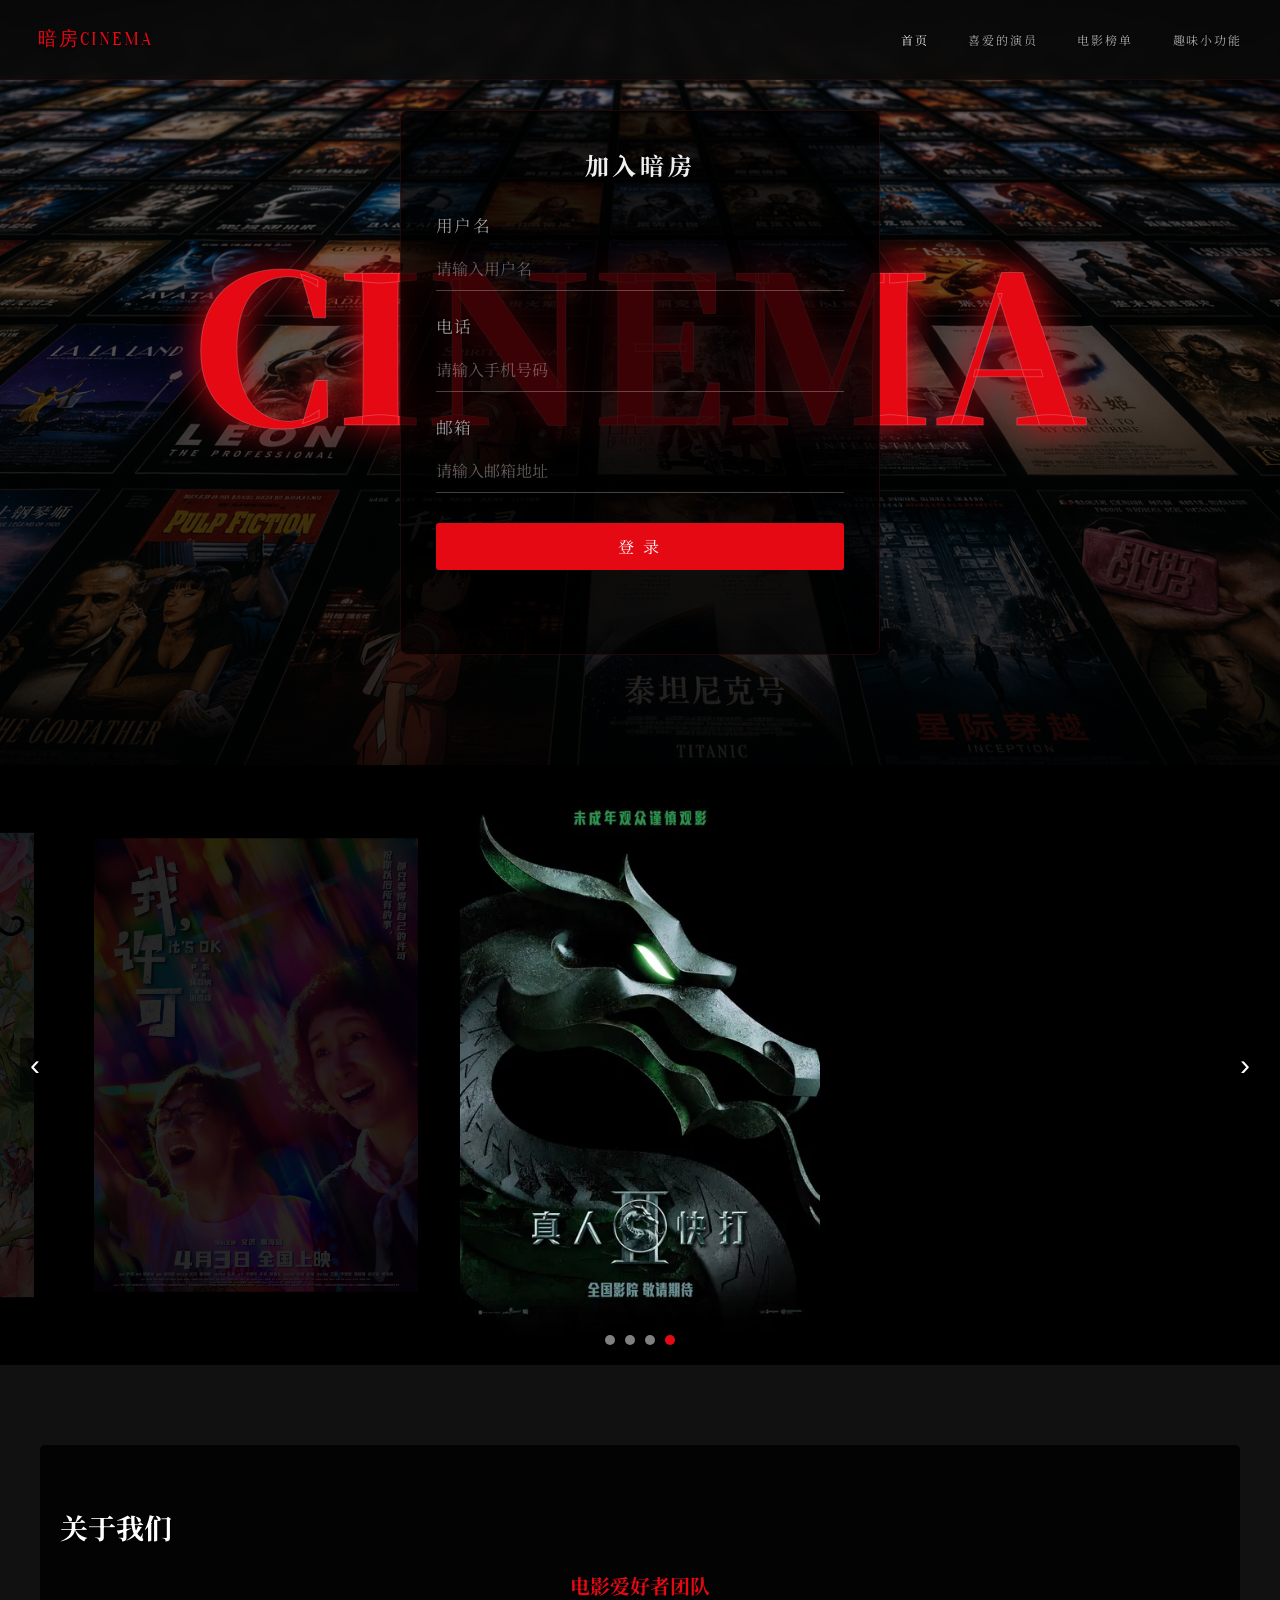
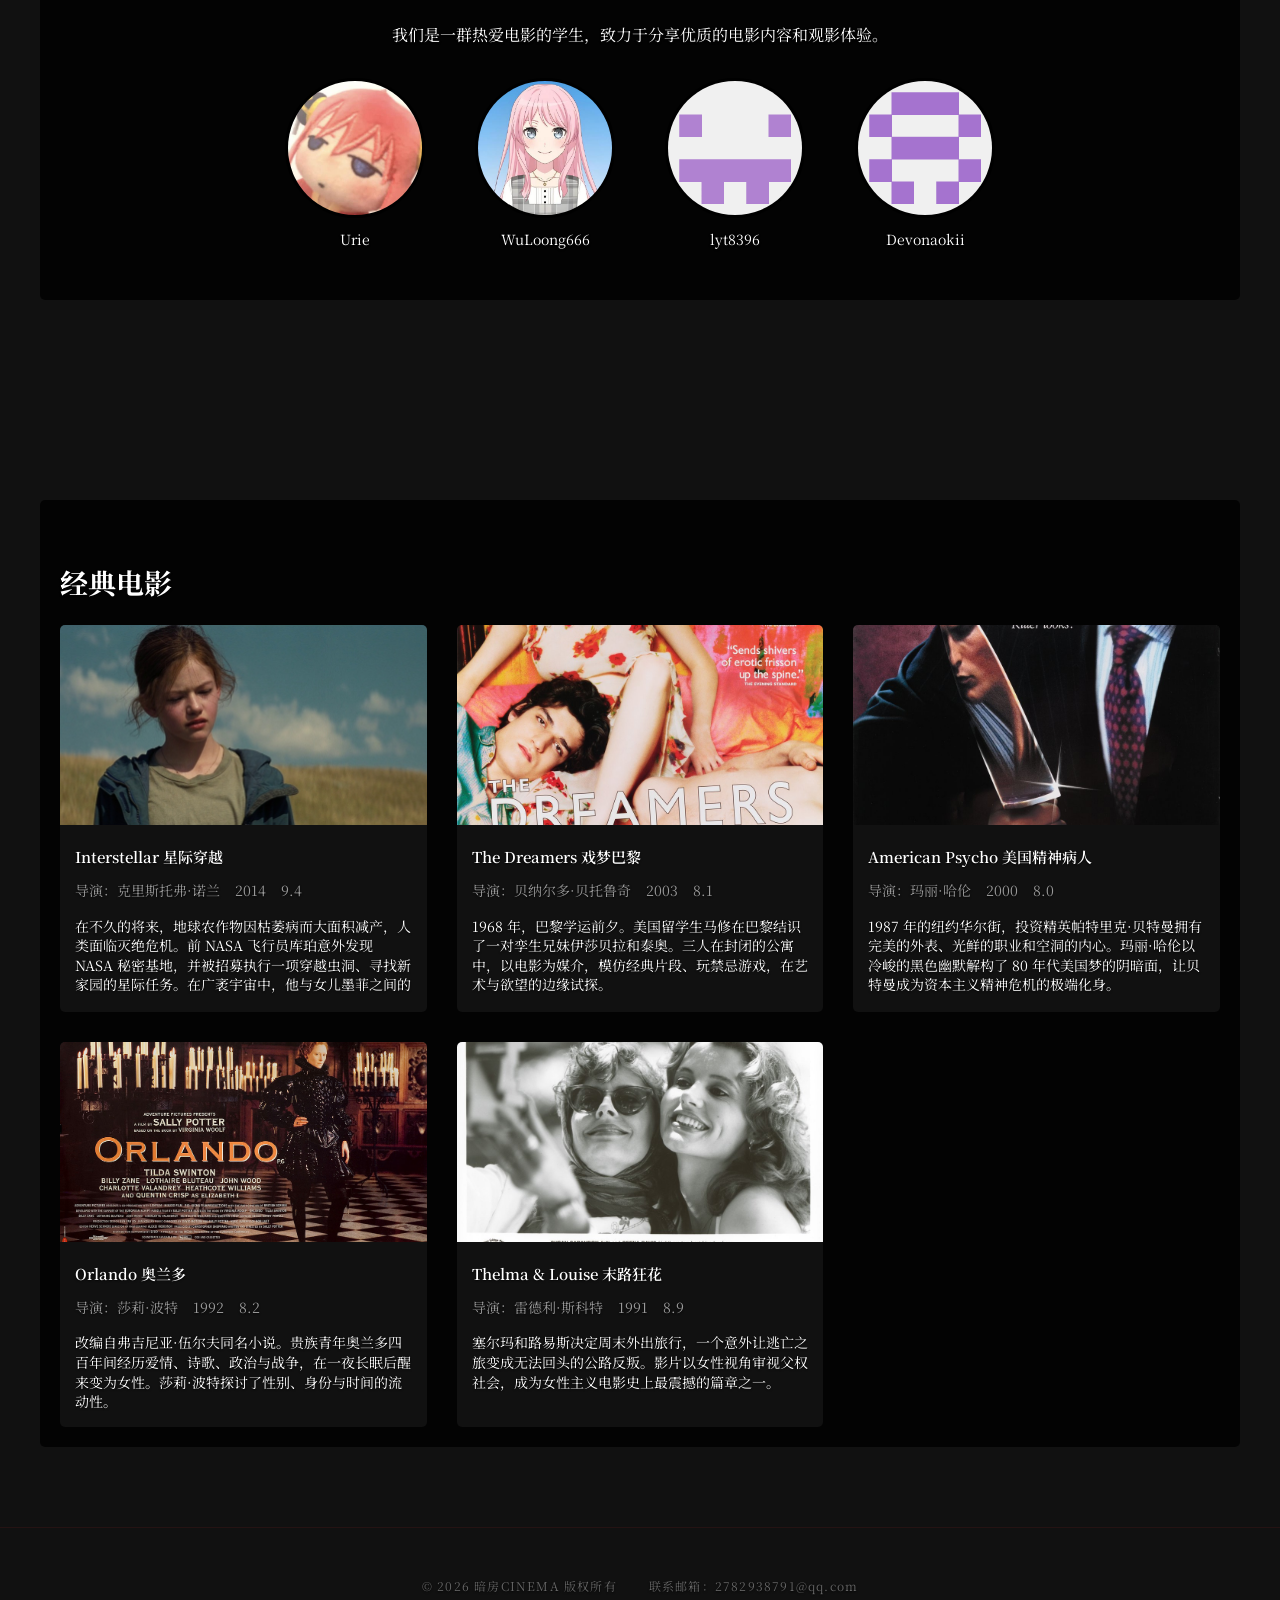
<file: pages/index.html>
<!doctype html>
<html lang="zh-CN">
  <head>
    <meta charset="UTF-8" />
    <meta name="viewport" content="width=device-width, initial-scale=1.0" />
    <title>暗房CINEMA - 首页</title>
    <link rel="stylesheet" href="../css/style.css" />
  </head>
  <body>
    <!-- 头部导航 -->
        <nav id="detailNav">
      <a href="index.html" class="site-logo">暗房CINEMA</a>
      <span id="userGreeting"></span>
      <ul class="nav-links">
            <li class="active"><a href="index.html">首页</a></li>
            <li><a href="actors.html">喜爱的演员</a></li>
            <li><a href="movie-rankings.html">电影榜单</a></li>
            <li><a href="test.html">趣味小功能</a></li>
            <li id="logoutItem" style="display:none"><a href="#" id="logoutBtn">退出</a></li>
      </ul>
    </nav>

    <!-- 登录 -->
    <section class="login-section">
      <canvas id="loginArt"></canvas>
      <div class="login-container">
        <h2 class="login-title">加入暗房</h2>
        <form class="login-form" id="loginForm">
          <div class="form-group">
            <label for="username">用户名</label>
            <input type="text" id="username" name="username" placeholder="请输入用户名" />
          </div>
          <div class="form-group">
            <label for="phone">电话</label>
            <input type="tel" id="phone" name="phone" placeholder="请输入手机号码" />
          </div>
          <div class="form-group">
            <label for="email">邮箱</label>
            <input type="email" id="email" name="email" placeholder="请输入邮箱地址" />
          </div>
          <button type="submit" class="login-btn">登 录</button>
          <p class="login-message" id="loginMessage"></p>
        </form>
      </div>
    </section>

    <!-- 轮播图 -->
    <section class="carousel">
      <div class="carousel-container">
        <div class="carousel-slides">
          <div class="carousel-slide active">
            <img src="../images/carousel1.webp" alt="电影推荐" />
          </div>
          <div class="carousel-slide">
            <img src="../images/carousel2.webp" alt="电影推荐" />
          </div>
          <div class="carousel-slide">
            <img src="../images/carousel3.webp" alt="电影推荐" />
          </div>
          <div class="carousel-slide">
            <img src="../images/carousel4.webp" alt="电影推荐" />
          </div>
        </div>
        <button class="carousel-prev">‹</button>
        <button class="carousel-next">›</button>
        <div class="carousel-indicators">
          <button class="indicator active" data-index="0"></button>
          <button class="indicator" data-index="1"></button>
          <button class="indicator" data-index="2"></button>
          <button class="indicator" data-index="3"></button>
        </div>
      </div>
    </section>

    <!-- 小组介绍 -->
    <section class="team-section">
      <div class="container">
        <h2 class="section-title">关于我们</h2>
        <div class="team-info">
          <h3 class="team-name">电影爱好者团队</h3>
          <p class="team-description">
            我们是一群热爱电影的学生，致力于分享优质的电影内容和观影体验。
          </p>
          <div class="team-members">
            <div class="member">
              <img src="../images/developer/Urie.jpg" alt="Urie" class="member-avatar" />
              <span class="member-name">Urie</span>
            </div>
            <div class="member">
              <img src="../images/developer/WuLoong666.jpg" alt="WuLoong666" class="member-avatar" />
              <span class="member-name">WuLoong666</span>
            </div>
            <div class="member">
              <img src="../images/developer/lyt8396.png" alt="lyt8396" class="member-avatar" />
              <span class="member-name">lyt8396</span>
            </div>
            <div class="member">
              <img src="../images/developer/Devonaokii.png" alt="Devonaokii" class="member-avatar" />
              <span class="member-name">Devonaokii</span>
            </div>
          </div>
        </div>
      </div>
    </section>

    <!-- 经典电影 -->
    <section class="classic-movies-section">
      <div class="container">
        <h2 class="section-title">经典电影</h2>
        <div class="movies-container">
          <div
            class="movie-card"
            onclick="location.href = 'detail-classic.html?id=interstellar'"
            style="cursor: pointer"
          >
            <img
              src="../images/电影截图/星际穿越/04 (504).jpg"
              alt="星际穿越海报"
            />
            <div class="movie-info">
              <h3 class="movie-title">Interstellar 星际穿越</h3>
              <div class="movie-meta">
                <span class="director">导演：克里斯托弗·诺兰</span>
                <span class="year">2014</span>
                <span class="rating">9.4</span>
              </div>
              <div class="movie-description">
                <p class="description-text">
                  在不久的将来，地球农作物因枯萎病而大面积减产，人类面临灭绝危机。前
                  NASA 飞行员库珀意外发现 NASA
                  秘密基地，并被招募执行一项穿越虫洞、寻找新家园的星际任务。在广袤宇宙中，他与女儿墨菲之间的爱成为跨越维度的唯一纽带。
                </p>
              </div>
            </div>
          </div>
          <div
            class="movie-card"
            onclick="location.href = 'detail-classic.html?id=dreamers'"
            style="cursor: pointer"
          >
            <img
              src="../images/电影截图/戏梦巴黎/戏梦巴黎-海报.jpg"
              alt="戏梦巴黎海报"
            />
            <div class="movie-info">
              <h3 class="movie-title">The Dreamers 戏梦巴黎</h3>
              <div class="movie-meta">
                <span class="director">导演：贝纳尔多·贝托鲁奇</span>
                <span class="year">2003</span>
                <span class="rating">8.1</span>
              </div>
              <div class="movie-description">
                <p class="description-text">
                  1968
                  年，巴黎学运前夕。美国留学生马修在巴黎结识了一对孪生兄妹伊莎贝拉和泰奥。三人在封闭的公寓中，以电影为媒介，模仿经典片段、玩禁忌游戏，在艺术与欲望的边缘试探。
                </p>
              </div>
            </div>
          </div>
          <div
            class="movie-card"
            onclick="location.href = 'detail-classic.html?id=americanpsycho'"
            style="cursor: pointer"
          >
            <img
              src="../images/电影截图/美国精神病人/美国精神病人-海报.jpg"
              alt="美国精神病人海报"
            />
            <div class="movie-info">
              <h3 class="movie-title">American Psycho 美国精神病人</h3>
              <div class="movie-meta">
                <span class="director">导演：玛丽·哈伦</span>
                <span class="year">2000</span>
                <span class="rating">8.0</span>
              </div>
              <div class="movie-description">
                <p class="description-text">
                  1987
                  年的纽约华尔街，投资精英帕特里克·贝特曼拥有完美的外表、光鲜的职业和空洞的内心。玛丽·哈伦以冷峻的黑色幽默解构了
                  80
                  年代美国梦的阴暗面，让贝特曼成为资本主义精神危机的极端化身。
                </p>
              </div>
            </div>
          </div>
          <div
            class="movie-card"
            onclick="location.href = 'detail-classic.html?id=orlando'"
            style="cursor: pointer"
          >
            <img
              src="../images/电影截图/奥兰多/奥兰多-电影海报.jpg"
              alt="奥兰多海报"
            />
            <div class="movie-info">
              <h3 class="movie-title">Orlando 奥兰多</h3>
              <div class="movie-meta">
                <span class="director">导演：莎莉·波特</span>
                <span class="year">1992</span>
                <span class="rating">8.2</span>
              </div>
              <div class="movie-description">
                <p class="description-text">
                  改编自弗吉尼亚·伍尔夫同名小说。贵族青年奥兰多四百年间经历爱情、诗歌、政治与战争，在一夜长眠后醒来变为女性。莎莉·波特探讨了性别、身份与时间的流动性。
                </p>
              </div>
            </div>
          </div>
          <div
            class="movie-card"
            onclick="location.href = 'detail-classic.html?id=thelma'"
            style="cursor: pointer"
          >
            <img
              src="../images/电影截图/末路狂花/末路狂花-海报.jpg"
              alt="末路狂花海报"
            />
            <div class="movie-info">
              <h3 class="movie-title">Thelma &amp; Louise 末路狂花</h3>
              <div class="movie-meta">
                <span class="director">导演：雷德利·斯科特</span>
                <span class="year">1991</span>
                <span class="rating">8.9</span>
              </div>
              <div class="movie-description">
                <p class="description-text">
                  塞尔玛和路易斯决定周末外出旅行，一个意外让逃亡之旅变成无法回头的公路反叛。影片以女性视角审视父权社会，成为女性主义电影史上最震撼的篇章之一。
                </p>
              </div>
            </div>
          </div>
        </div>
      </div>
    </section>

    <!-- 页脚 -->
        <footer>
      <div class="footer-content">
        <span>© 2026 暗房CINEMA 版权所有</span>
        <span>联系邮箱：2782938791@qq.com</span>
      </div>
    </footer>

    <script>
      (function () {
        "use strict";

        /* ---------- Canvas 红色艺术字 ---------- */
        const art = document.getElementById("loginArt");
        const ctx = art.getContext("2d");

        function drawArt() {
          const dpr = window.devicePixelRatio || 1;
          const rect = art.getBoundingClientRect();
          art.width = rect.width * dpr;
          art.height = rect.height * dpr;
          ctx.scale(dpr, dpr);
          ctx.clearRect(0, 0, rect.width, rect.height);

          const text = "CINEMA";
          let fontSize = rect.width * 0.22;
          ctx.font = '900 ' + fontSize + 'px "Noto Serif SC", sans-serif';
          ctx.textAlign = "center";
          ctx.textBaseline = "middle";

          let metrics = ctx.measureText(text);

          // 限制文字宽度不超过 canvas 宽度的 70%
          if (metrics.width > rect.width * 0.7) {
            fontSize = fontSize * (rect.width * 0.7 / metrics.width);
            ctx.font = '900 ' + fontSize + 'px "Noto Serif SC", sans-serif';
            metrics = ctx.measureText(text);
          }

          // 限制文字高度不超出 canvas（留 20% 边距）
          const textHeight = metrics.actualBoundingBoxAscent + metrics.actualBoundingBoxDescent;
          if (textHeight > rect.height * 0.8) {
            fontSize = fontSize * (rect.height * 0.8 / textHeight);
            ctx.font = '900 ' + fontSize + 'px "Noto Serif SC", sans-serif';
          }

          // 红色发光
          ctx.shadowColor = "#e50914";
          ctx.shadowBlur = 35;
          ctx.fillStyle = "#e50914";
          ctx.fillText(text, rect.width / 2, rect.height / 2);

          // 细白边增加层次
          ctx.shadowBlur = 0;
          ctx.strokeStyle = "rgba(255, 255, 255, 0.2)";
          ctx.lineWidth = 1;
          ctx.strokeText(text, rect.width / 2, rect.height / 2);
        }

        document.fonts.ready.then(drawArt);
        window.addEventListener("resize", drawArt);
        /* --------------------------------------- */

        const form = document.getElementById("loginForm");
        const msg = document.getElementById("loginMessage");

        function showMessage(text, type) {
          msg.textContent = text;
          msg.className = "login-message " + type;
        }

        form.addEventListener("submit", function (e) {
          e.preventDefault();
          const name = form.username.value.trim();
          const phone = form.phone.value.trim();
          const email = form.email.value.trim();

          if (name.length < 2 || name.length > 20) {
            showMessage("用户名需在 2-20 个字符之间", "error");
            return;
          }
          if (!/^1[3-9]\d{9}$/.test(phone)) {
            showMessage("请输入有效的 11 位手机号码", "error");
            return;
          }
          if (!/^[^\s@]+@[^\s@]+\.[^\s@]+$/.test(email)) {
            showMessage("请输入有效的邮箱地址", "error");
            return;
          }

          showMessage("验证通过！欢迎，" + name, "success");
          localStorage.setItem("cinemaUser", name);
          const loginSection = document.querySelector(".login-section");
          const loginContainer = document.querySelector(".login-container");
          if (loginSection) loginSection.style.minHeight = loginSection.offsetHeight + "px";
          if (loginContainer) loginContainer.style.display = "none";
          const logo = document.querySelector(".site-logo");
          const greet = document.getElementById("userGreeting");
          const logoutItem = document.getElementById("logoutItem");
          if (logo) logo.style.display = "none";
          if (greet) {
            greet.textContent = name + "，欢迎来到暗房";
            greet.style.display = "block";
          }
          if (logoutItem) logoutItem.style.display = "list-item";
          form.reset();
        });

        // 页面加载时检查登录状态
        (function () {
          const savedUser = localStorage.getItem("cinemaUser");
          if (savedUser) {
            const loginSection = document.querySelector(".login-section");
            const loginContainer = document.querySelector(".login-container");
            if (loginSection) loginSection.style.minHeight = loginSection.offsetHeight + "px";
            if (loginContainer) loginContainer.style.display = "none";
            const logo = document.querySelector(".site-logo");
            const greet = document.getElementById("userGreeting");
            const logoutItem = document.getElementById("logoutItem");
            if (logo) logo.style.display = "none";
            if (greet) {
              greet.textContent = savedUser + "，欢迎来到暗房";
              greet.style.display = "block";
            }
            if (logoutItem) logoutItem.style.display = "list-item";
          }
        })();

        // 退出登录
        document.getElementById("logoutBtn").addEventListener("click", function (e) {
          e.preventDefault();
          localStorage.removeItem("cinemaUser");
          window.location.reload();
        });
      })();
    </script>
    <script src="../js/script.js"></script>
  </body>
</html>
</file>
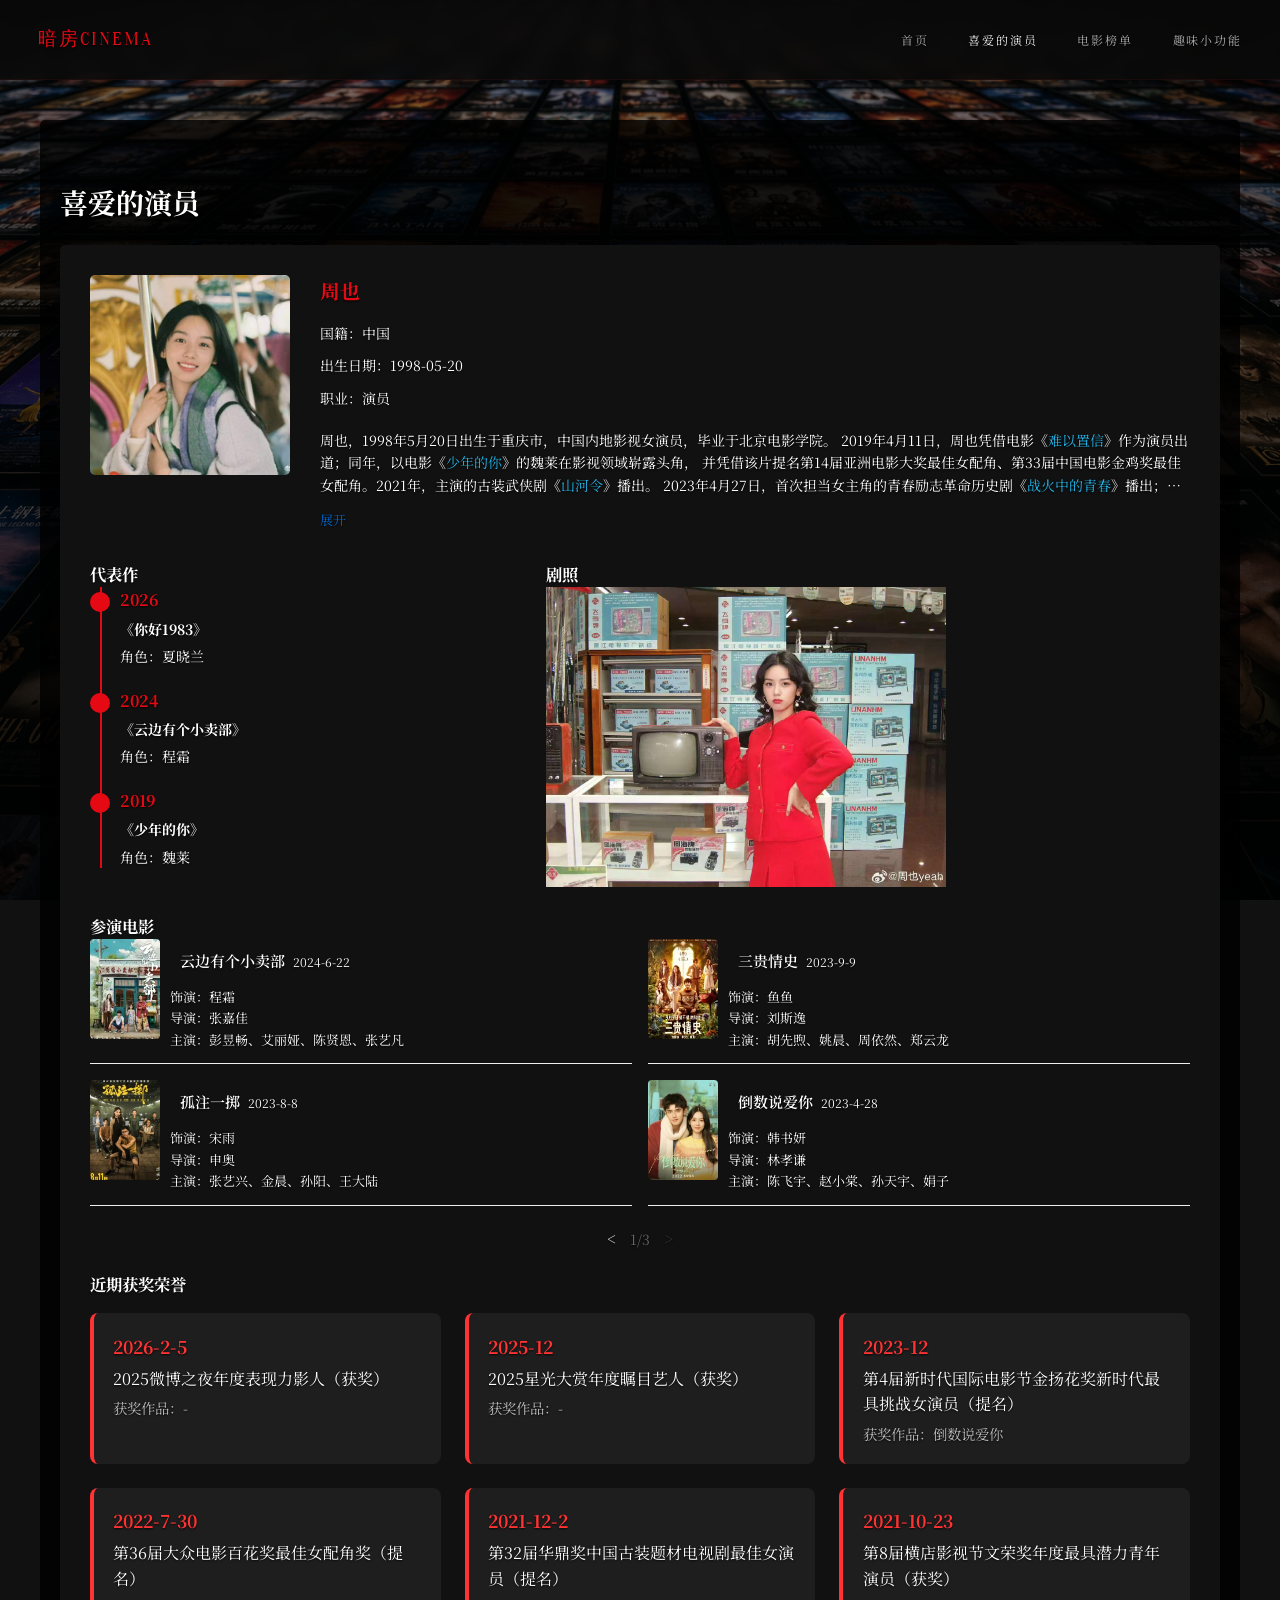
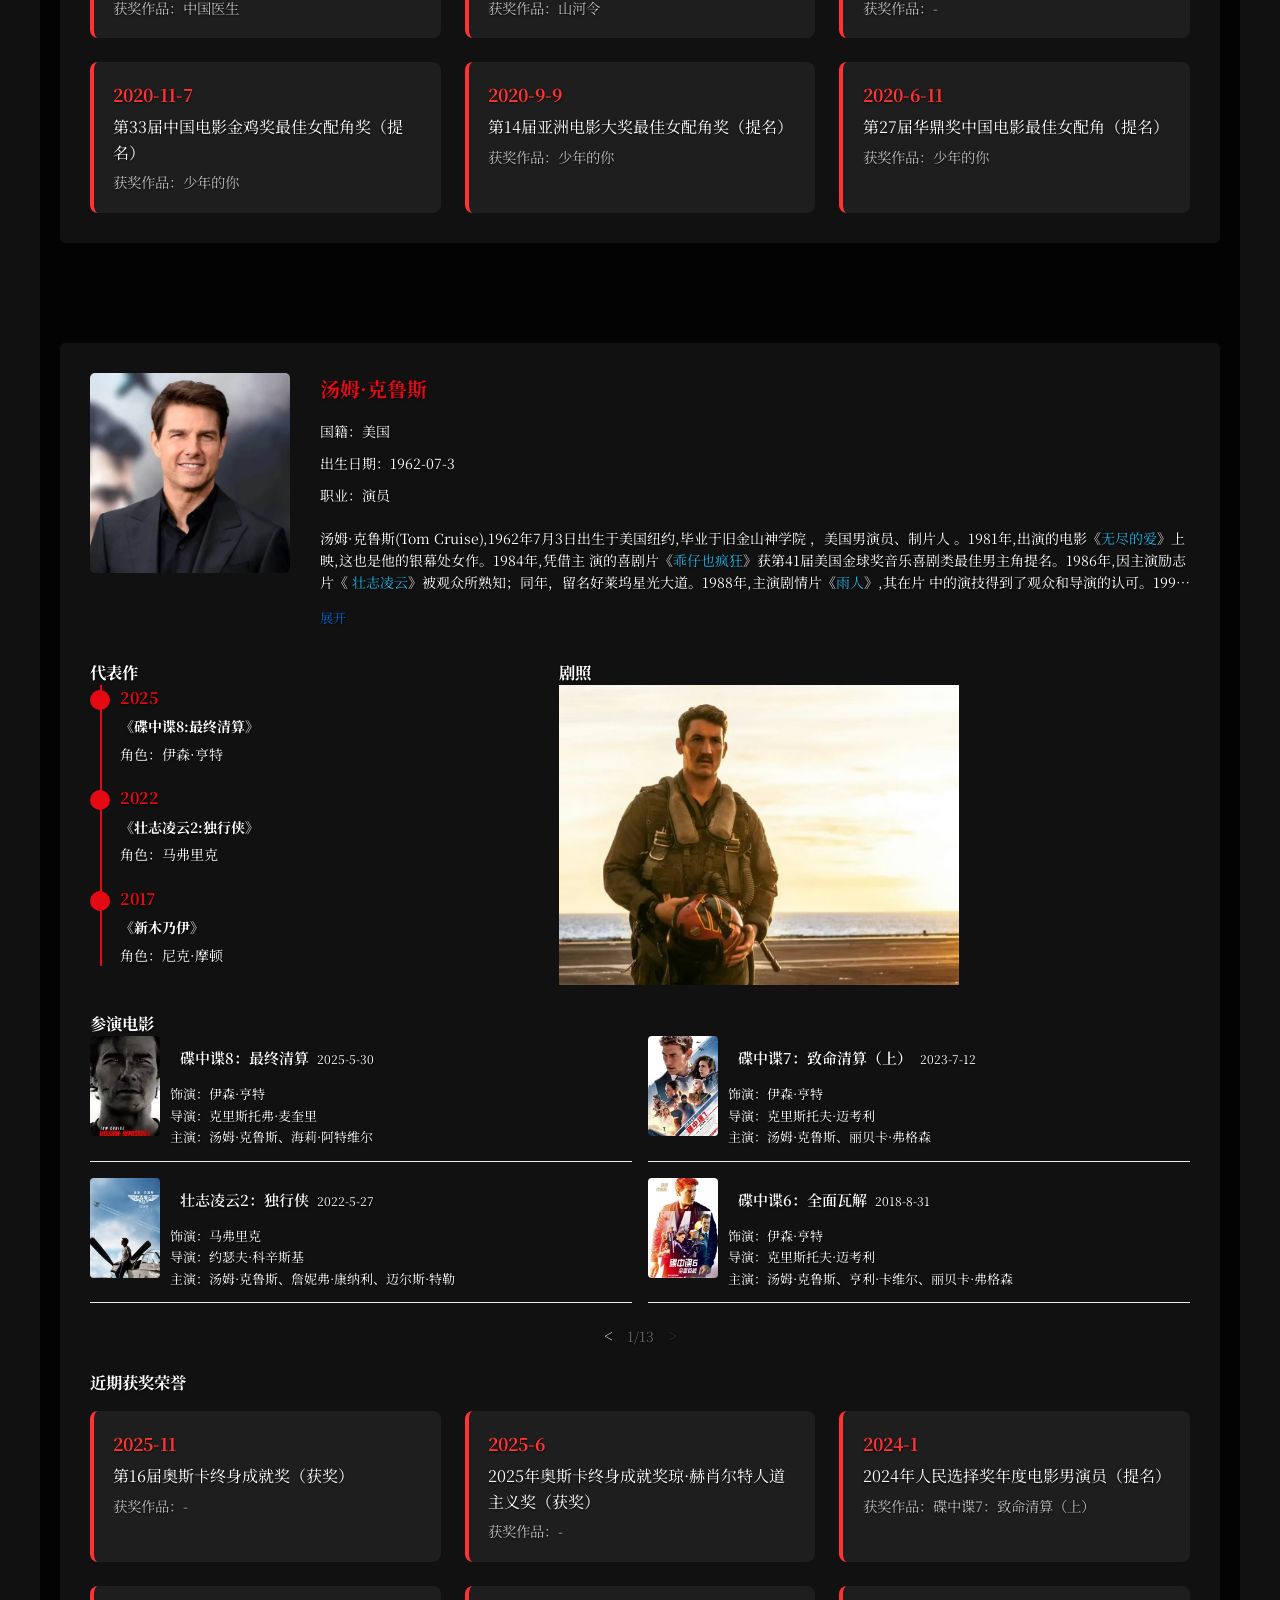
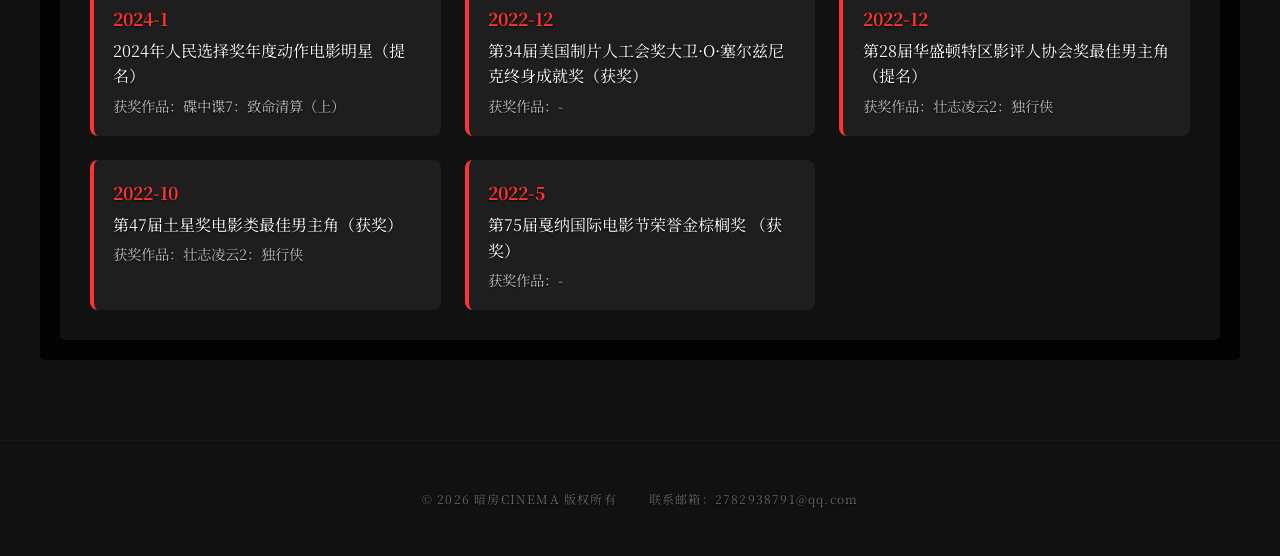
<file: pages/actors.html>
<!DOCTYPE html>
<html lang="zh-CN">
<head>
    <meta charset="UTF-8">
    <meta name="viewport" content="width=device-width, initial-scale=1.0">
    <title>暗房CINEMA - 喜爱的演员</title>
    <link rel="stylesheet" href="../css/style.css">
</head>
<body>
    <!-- 头部导航 -->
        <nav id="detailNav">
      <a href="index.html" class="site-logo">暗房CINEMA</a>
      <span id="userGreeting"></span>
      <ul class="nav-links">
            <li><a href="index.html">首页</a></li>
            <li class="active"><a href="actors.html">喜爱的演员</a></li>
            <li><a href="movie-rankings.html">电影榜单</a></li>
            <li><a href="test.html">趣味小功能</a></li>
            <li id="logoutItem" style="display:none"><a href="#" id="logoutBtn">退出</a></li>
      </ul>
    </nav>

    <!-- 喜爱的演员 -->
    <section class="actors-section">
        <div class="container">
            <h2 class="section-title">喜爱的演员</h2>
            <div class="actors-container">
                <div class="actor-profile">
                    <div class="actor-info">
                        <img src="../images/actors/actor1.jpg" alt="演员照片" class="actor-photo">
                        <div class="actor-details">
                            <h3 class="actor-name">周也</h3>
                            <p class="actor-nationality">国籍：中国</p>
                            <p class="actor-birthdate">出生日期：1998-05-20</p>
                            <p class="actor-occupation">职业：演员</p>
                            <div class="actor-bio">
                                <p class="bio-text">
                                周也，1998年5月20日出生于重庆市，中国内地影视女演员，毕业于北京电影学院。
                                2019年4月11日，周也凭借电影《<a href="https://baike.baidu.com/item/%E9%9A%BE%E4%BB%A5%E7%BD%AE%E4%BF%A1/2224992" target="_blank">难以置信</a>》作为演员出道；同年，以电影《<a href="https://baike.baidu.com/item/%E5%B0%91%E5%B9%B4%E7%9A%84%E4%BD%A0/22756846" target="_blank">少年的你</a>》的魏莱在影视领域崭露头角，
                                并凭借该片提名第14届亚洲电影大奖最佳女配角、第33届中国电影金鸡奖最佳女配角。2021年，主演的古装武侠剧《<a href="https://baike.baidu.com/item/%E5%B1%B1%E6%B2%B3%E4%BB%A4/56039041" target="_blank">山河令</a>》播出。
                                2023年4月27日，首次担当女主角的青春励志革命历史剧《<a href="https://baike.baidu.com/item/%E6%88%98%E7%81%AB%E4%B8%AD%E7%9A%84%E9%9D%92%E6%98%A5/62732306" target="_blank">战火中的青春</a>》播出；之后，由其主演的《<a href="https://baike.baidu.com/item/%E5%80%92%E6%95%B0%E8%AF%B4%E7%88%B1%E4%BD%A0/60810055" target="_blank">倒数说爱你</a>》《<a href="https://baike.baidu.com/item/%E6%8A%A4%E5%BF%83/54260981" target="_blank">护心</a>》《<a href="https://baike.baidu.com/item/%E4%B8%BA%E6%9C%89%E6%9A%97%E9%A6%99%E6%9D%A5/59428367" target="_blank">为有暗香来</a>》
                                《<a href="https://baike.baidu.com/item/%E5%BE%88%E6%83%B3%E5%BE%88%E6%83%B3%E4%BD%A0/57207001" target="_blank">很想很想你</a>》等多部影视作品播出。2024年3月1日，主演的都市爱情喜剧《<a href="https://baike.baidu.com/item/%E5%88%AB%E5%AF%B9%E6%88%91%E5%8A%A8%E5%BF%83/62647544" target="_blank">别对我动心</a>》播出；6月22日，主演的家庭剧情电影《<a href="https://baike.baidu.com/item/%E4%BA%91%E8%BE%B9%E6%9C%89%E4%B8%AA%E5%B0%8F%E5%8D%96%E9%83%A8/54199554?fromModule=lemma_inlink" target="_blank">云边有个小卖部</a>》上
                                映。2025年8月6日，领衔主演的古装言情剧《<a href="https://baike.baidu.com/item/%E9%94%A6%E6%9C%88%E5%A6%82%E6%AD%8C/63110860" target="_blank">锦月如歌</a>》播出；并拍摄有《<a href="https://baike.baidu.com/item/%E4%B8%80%E7%93%AF%E6%98%A5/58824721" target="_blank">一瓯春</a>》《<a href="https://baike.baidu.com/item/%E7%BA%A2%E8%88%9E%E9%9E%8B/65499925" target="_blank">红舞鞋</a>》等电视剧待播出。2026年3月17日，领衔主演祝东宁、
                                黄纯执导的时代励志剧《<a href="https://baike.baidu.com/item/%E4%BD%A0%E5%A5%BD1983/65142445" target="_blank">你好1983</a>》播出。
                                </p>
                                <span class="toggle-text">展开</span>
                            </div>
                            
                        </div>
                    </div>
                    <div class="actor-filmography">
                        <div>
                            <h3 class="filmography-title">代表作</h3>
                            <div class="timeline">
                                <div class="timeline-item">
                                    <div class="timeline-year">2026</div>
                                    <div class="timeline-content">
                                        <h5><a href="https://baike.baidu.com/item/%E4%BD%A0%E5%A5%BD1983/65142445?fromModule=lemma_inlink" target="_blank">《你好1983》</a></h5>
                                        <p>角色：夏晓兰</p>
                                    </div>
                                </div>
                                <div class="timeline-item">
                                    <div class="timeline-year">2024</div>
                                    <div class="timeline-content">
                                        <h5><a href="https://baike.baidu.com/item/%E4%BA%91%E8%BE%B9%E6%9C%89%E4%B8%AA%E5%B0%8F%E5%8D%96%E9%83%A8/54199554?fromModule=lemma_inlink" target="_blank">《云边有个小卖部》</a></h5>
                                        <p>角色：程霜</p>
                                    </div>
                                </div>
                                <div class="timeline-item">
                                    <div class="timeline-year">2019</div>
                                    <div class="timeline-content">
                                        <h5><a href="https://baike.baidu.com/item/%E5%B0%91%E5%B9%B4%E7%9A%84%E4%BD%A0/22756846?fromModule=lemma_inlink" target="_blank">《少年的你》</a></h5>
                                        <p>角色：魏莱</p>
                                    </div>
                                </div>
                            </div>
                        </div>
                        <div>
                            <h3 class="stage">剧照</h3>
                            <div class="banner" id="banner">
                                <img id="stage-photo1" class="stage-photo" alt="剧照">
                            </div>  
                        </div>
                          
                    </div>

                    <div class="actor-movies-module">
                        <h3>参演电影</h3>
                        <div class="movie-grid">
                            <div class="movie-page" data-page="1">
                                <div class="movie-item">
                                    <img src="../images/actors/a1-movie1.jpg" alt="云边有个小卖部" class="movie-poster">
                                    <div class="movie-info">
                                        <div class="movie-title">云边有个小卖部 <span class="movie-date">2024-6-22</span></div>
                                        <div class="movie-details">
                                            <p>饰演：程霜</p >
                                            <p>导演：张嘉佳</p >
                                            <p>主演：彭昱畅、艾丽娅、陈贤恩、张艺凡</p >
                                        </div>
                                    </div>
                                </div>

                                <div class="movie-item">
                                <img src="../images/actors/a1-movie2.jpg" alt="三贵情史" class="movie-poster">
                                    <div class="movie-info">
                                        <div class="movie-title">三贵情史 <span class="movie-date">2023-9-9</span></div>
                                        <div class="movie-details">
                                            <p>饰演：鱼鱼</p >
                                            <p>导演：刘斯逸</p >
                                            <p>主演：胡先煦、姚晨、周依然、郑云龙</p >
                                        </div>
                                        
                                    </div>
                                </div>

                                <div class="movie-item">
                                    <img src="../images/actors/a1-movie3.jpg" alt="孤注一掷" class="movie-poster">
                                    <div class="movie-info">
                                        <div class="movie-title">孤注一掷 <span class="movie-date">2023-8-8</span></div>
                                        <div class="movie-details">
                                            <p>饰演：宋雨</p >
                                            <p>导演：申奥</p >
                                            <p>主演：张艺兴、金晨、孙阳、王大陆</p >
                                        </div>
                                    </div>
                                </div>

                                <div class="movie-item">
                                    <img src="../images/actors/a1-movie4.jpg" alt="倒数说爱你" class="movie-poster">
                                    <div class="movie-info">
                                        <div class="movie-title">倒数说爱你 <span class="movie-date">2023-4-28</span></div>
                                        <div class="movie-details">
                                            <p>饰演：韩书妍</p >
                                            <p>导演：林孝谦</p >
                                            <p>主演：陈飞宇、赵小棠、孙天宇、娟子</p >
                                        </div>
                                    </div>
                                </div>
                            </div>
                            <div class="movie-page" data-page="2">
                                <div class="movie-item">
                                    <img src="../images/actors/a1-movie5.jpg" alt="铁道英雄" class="movie-poster">
                                    <div class="movie-info">
                                        <div class="movie-title">铁道英雄 <span class="movie-date">2021-11-19</span></div>
                                        <div class="movie-details">
                                            <p>饰演：庄妍</p >
                                            <p>导演：杨枫</p >
                                            <p>主演：张涵予、范伟、魏晨、俞灏明</p >
                                        </div>
                                    </div>
                                </div>

                                <div class="movie-item">
                                    <img src="../images/actors/a1-movie6.jpg" alt="中国医生" class="movie-poster">
                                    <div class="movie-info">
                                        <div class="movie-title">中国医生 <span class="movie-date">2021-7-9</span></div>
                                        <div class="movie-details">
                                            <p>饰演：小文</p >
                                            <p>导演：刘伟强</p >
                                            <p>主演：张涵予、袁泉、朱亚文、李晨</p >
                                        </div>
                                    </div>
                                </div>

                                <div class="movie-item">
                                    <img src="../images/actors/a1-movie7.jpg" alt="1921" class="movie-poster">
                                    <div class="movie-info">
                                        <div class="movie-title">1921 <span class="movie-date">2021-7-1</span></div>
                                        <div class="movie-details">
                                            <p>饰演：杨开慧</p >
                                            <p>导演：黄建新、郑大圣</p >
                                            <p>主演：黄轩、倪妮、王仁君、刘昊然</p >
                                        </div>
                                    </div>
                                </div>


                                <div class="movie-item">
                                    <img src="../images/actors/a1-movie8.jpg" alt="离奇大亨" class="movie-poster">
                                    <div class="movie-info">
                                        <div class="movie-title">离奇大亨 <span class="movie-date">2019</span></div>
                                        <div class="movie-details">
                                            <p>饰演：-</p >
                                            <p>导演：沐泽</p >
                                            <p>主演：姚橹、贾冰、秦卫东、孔维</p >
                                        </div>
                                    </div>
                                </div>
                            </div>
                            <div class="movie-page" data-page="3">
                                <div class="movie-item">
                                    <img src="../images/actors/a1-movie9.jpg" alt="少年的你" class="movie-poster">
                                    <div class="movie-info">
                                        <div class="movie-title">少年的你 <span class="movie-date">2019-10-25</span></div>
                                        <div class="movie-details">
                                            <p>饰演：魏莱</p >
                                            <p>导演：曾国祥</p >
                                            <p>主演：周冬雨、易烊千玺、尹昉、吴越</p >
                                        </div>
                                    </div>
                                </div>

                                <div class="movie-item">
                                    <img src="../images/actors/a1-movie10.jpg" alt="难以置信" class="movie-poster">
                                    <div class="movie-info">
                                        <div class="movie-title">难以置信 <span class="movie-date">2019-4-11</span></div>
                                        <div class="movie-details">
                                            <p>饰演：杜小曼</p >
                                            <p>导演：陆小雅</p >
                                            <p>主演：吴超、宋佳伦、剧雪、刘之冰</p >
                                        </div>
                                    </div>
                                </div>
                            </div>

                        </div>

                        <!-- 分页控件 -->
                        <div class="movie-pagination">
                            <span class="page-btn prev-btn">&lt;</span>
                            <span class="page-info">1/3</span>
                            <span class="page-btn next-btn">&gt;</span>
                        </div>
                    </div>
                    <h3>近期获奖荣誉</h3>
                    <div class="awards-list">
                        
                        <div class="award-item">
                            <div class="award-year">2026-2-5</div>
                            <p class="award-name">2025微博之夜年度表现力影人（获奖）</p>
                            <p class="award-work">获奖作品：-</p>
                        </div>
                        <div class="award-item">
                            <div class="award-year">2025-12</div>
                            <p class="award-name">2025星光大赏年度瞩目艺人（获奖）</p>
                            <p class="award-work">获奖作品：-</p>
                        </div>
                        <div class="award-item">
                            <div class="award-year">2023-12</div>
                            <p class="award-name">第4届新时代国际电影节金扬花奖新时代最具挑战女演员（提名）</p>
                            <p class="award-work">获奖作品：倒数说爱你</p>
                        </div>
                        <div class="award-item">
                            <div class="award-year">2022-7-30</div>
                            <p class="award-name">第36届大众电影百花奖最佳女配角奖（提名）</p>
                            <p class="award-work">获奖作品：中国医生</p>
                        </div>
                        <div class="award-item">
                            <div class="award-year">2021-12-2</div>
                            <p class="award-name">第32届华鼎奖中国古装题材电视剧最佳女演员（提名）</p>
                            <p class="award-work">获奖作品：山河令</p>
                        </div>
                        <div class="award-item">
                            <div class="award-year">2021-10-23</div>
                            <p class="award-name">第8届横店影视节文荣奖年度最具潜力青年演员（获奖）</p>
                            <p class="award-work">获奖作品：-</p>
                        </div>
                        <div class="award-item">
                            <div class="award-year">2020-11-7</div>
                            <p class="award-name">第33届中国电影金鸡奖最佳女配角奖（提名）</p>
                            <p class="award-work">获奖作品：少年的你</p>
                        </div>
                        <div class="award-item">
                            <div class="award-year">2020-9-9</div>
                            <p class="award-name">第14届亚洲电影大奖最佳女配角奖（提名）</p>
                            <p class="award-work">获奖作品：少年的你</p>
                        </div>
                        <div class="award-item">
                            <div class="award-year">2020-6-11</div>
                            <p class="award-name">第27届华鼎奖中国电影最佳女配角（提名）</p>
                            <p class="award-work">获奖作品：少年的你</p>
                        </div>
                    </div>
                </div>
                <div class="actor-profile">
                    <div class="actor-info">
                        <img src="../images/actors/actor2.jpg" alt="演员照片" class="actor-photo">
                        <div class="actor-details">
                            <h3 class="actor-name">汤姆·克鲁斯</h3>
                            <p class="actor-nationality">国籍：美国</p>
                            <p class="actor-birthdate">出生日期：1962-07-3</p>
                            <p class="actor-occupation">职业：演员</p>
                            <div class="actor-bio">
                                <p class="bio-text">汤姆·克鲁斯(Tom Cruise),1962年7月3日出生于美国纽约,毕业于旧金山神学院
                                ，美国男演员、制片人 。1981年,出演的电影《<a href="https://baike.baidu.com/item/%E6%97%A0%E5%B0%BD%E7%9A%84%E7%88%B1/12507353" target="_blank">无尽的爱</a>》上映,这也是他的银幕处女作。1984年,凭借主
                                演的喜剧片《<a href="https://baike.baidu.com/item/%E4%B9%96%E4%BB%94%E4%B9%9F%E7%96%AF%E7%8B%82/4342968" target="_blank">乖仔也疯狂</a>》获第41届美国金球奖音乐喜剧类最佳男主角提名。1986年,因主演励志片《
                                <a href="https://baike.baidu.com/item/%E5%A3%AE%E5%BF%97%E5%87%8C%E4%BA%91/3643142" target="_blank">壮志凌云</a>》被观众所熟知；同年，留名好莱坞星光大道。1988年,主演剧情片《<a href="https://baike.baidu.com/item/%E9%9B%A8%E4%BA%BA/400" target="_blank">雨人</a>》,其在片
                                中的演技得到了观众和导演的认可。1990年,凭借《<a href="https://baike.baidu.com/item/%E7%94%9F%E4%BA%8E%E4%B8%83%E6%9C%88%E5%9B%9B%E6%97%A5/84428" target="_blank">生于七月四日</a>》获得第47届美国金球奖剧情类最佳男主
                                角、第62届奥斯卡金像奖最佳男主角提名。1994年,主演奇幻片《<a href="https://baike.baidu.com/item/%E5%A4%9C%E8%AE%BF%E5%90%B8%E8%A1%80%E9%AC%BC/5719" target="_blank">夜访吸血鬼</a>》。1996年,主
                                演动作片《<a href="https://baike.baidu.com/item/%E7%A2%9F%E4%B8%AD%E8%B0%8D/8724130" target="_blank">碟中谍</a>》,该片全球票房高达4.57亿美元。同年，主演剧情片《<a href="https://baike.baidu.com/item/%E7%94%9C%E5%BF%83%E5%85%88%E7%94%9F/7563417" target="_blank">甜心先生</a>》，并凭借该片
                                获第54届美国金球奖音乐喜剧类最佳男主角。1999年,出演剧情片《<a href="https://baike.baidu.com/item/%E6%9C%A8%E5%85%B0%E8%8A%B1/9663250" target="_blank">木兰花</a>》，在片中饰演弗兰克。
                                他凭借该角色获得金球奖最佳男配角奖。2003年,凭借主演的动作片《<a href="https://baike.baidu.com/item/%E6%9C%80%E5%90%8E%E7%9A%84%E6%AD%A6%E5%A3%AB/27990" target="_blank">最后的武士</a>》提名第61届美国
                                金球奖剧情类最佳男主角 。2009年至2015年期间,先后出演《<a href="https://baike.baidu.com/item/%E8%A1%8C%E5%8A%A8%E7%9B%AE%E6%A0%87%E5%B8%8C%E7%89%B9%E5%8B%92/1122113" target="_blank">行动目标希特勒</a>》《<a href="https://baike.baidu.com/item/%E6%98%8E%E6%97%A5%E8%BE%B9%E7%BC%98/8001733" target="_blank">明日边缘</a>》《
                                <a href="https://baike.baidu.com/item/%E4%BE%A0%E6%8E%A2%E6%9D%B0%E5%85%8B/60670349" target="_blank">侠探杰克</a>》等作品。2025年,主演的电影《<a href="https://baike.baidu.com/item/%E7%A2%9F%E4%B8%AD%E8%B0%8D8%EF%BC%9A%E6%9C%80%E7%BB%88%E6%B8%85%E7%AE%97/65101574" target="_blank">碟中谍8:最终清算</a>》上映。
                            </p>
                                <span class="toggle-text">展开</span>
                            </div>
                                
                        </div>
                    </div>
                    <div class="actor-filmography">
                        <div>
                            <h3 class="filmography-title">代表作</h3>
                            <div class="timeline">
                                <div class="timeline-item">
                                    <div class="timeline-year">2025</div>
                                    <div class="timeline-content">
                                        <h5><a href="https://baike.baidu.com/item/%E7%A2%9F%E4%B8%AD%E8%B0%8D8%EF%BC%9A%E6%9C%80%E7%BB%88%E6%B8%85%E7%AE%97/65101574" target="_blank">《碟中谍8:最终清算》</a></h5>
                                        <p>角色：伊森·亨特</p>
                                    </div>
                                </div>
                                <div class="timeline-item">
                                    <div class="timeline-year">2022</div>
                                    <div class="timeline-content">
                                        <h5><a href="https://baike.baidu.com/item/%E5%A3%AE%E5%BF%97%E5%87%8C%E4%BA%912%EF%BC%9A%E7%8B%AC%E8%A1%8C%E4%BE%A0/24692799" target="_blank">《壮志凌云2:独行侠》</a></h5>
                                        <p>角色：马弗里克</p>
                                    </div>
                                </div>
                                <div class="timeline-item">
                                    <div class="timeline-year">2017</div>
                                    <div class="timeline-content">
                                        <h5><a href="https://baike.baidu.com/item/%E6%96%B0%E6%9C%A8%E4%B9%83%E4%BC%8A/15942447" target="_blank">《新木乃伊》</a></h5>
                                        <p>角色：尼克·摩顿</p>
                                    </div>
                                </div>
                            </div>
                        </div>
                        <div>
                            <h3 class="stage">剧照</h3>
                            <div class="banner" id="banner">
                                <img id="stage-photo2" class="stage-photo" alt="剧照">
                            </div>  
                        </div>
                        
                    </div>
                    <div class="actor-movies-module">
                        <h3>参演电影</h3>
                        <div class="movie-grid">
                            <div class="movie-page" data-page="1">
                                <div class="movie-item">
                                    <img src="../images/actors/a2-movie1.jpg" alt="碟中谍8：最终清算" class="movie-poster">
                                    <div class="movie-info">
                                        <div class="movie-title">碟中谍8：最终清算 <span class="movie-date">2025-5-30</span></div>
                                        <div class="movie-details">
                                            <p>饰演：伊森·亨特</p >
                                            <p>导演：克里斯托弗·麦奎里</p >
                                            <p>主演：汤姆·克鲁斯、海莉·阿特维尔</p >
                                        </div>
                                    </div>
                                </div>
                                <div class="movie-item">
                                    <img src="../images/actors/a2-movie2.jpg" alt="碟中谍7：致命清算（上）" class="movie-poster">
                                    <div class="movie-info">
                                        <div class="movie-title">碟中谍7：致命清算（上） <span class="movie-date">2023-7-12</span></div>
                                        <div class="movie-details">
                                            <p>饰演：伊森·亨特</p >
                                            <p>导演：克里斯托夫·迈考利</p >
                                            <p>主演：汤姆·克鲁斯、丽贝卡·弗格森</p >
                                        </div>
                                    </div>
                                </div>
                                <div class="movie-item">
                                    <img src="../images/actors/a2-movie3.jpg" alt="壮志凌云2：独行侠" class="movie-poster">
                                    <div class="movie-info">
                                        <div class="movie-title">壮志凌云2：独行侠 <span class="movie-date">2022-5-27</span></div>
                                        <div class="movie-details">
                                            <p>饰演：马弗里克</p >
                                            <p>导演：约瑟夫·科辛斯基</p >
                                            <p>主演：汤姆·克鲁斯、詹妮弗·康纳利、迈尔斯·特勒</p >
                                        </div>
                                    </div>
                                </div>
                                <div class="movie-item">
                                    <img src="../images/actors/a2-movie4.jpg" alt="碟中谍6：全面瓦解" class="movie-poster">
                                    <div class="movie-info">
                                        <div class="movie-title">碟中谍6：全面瓦解 <span class="movie-date">2018-8-31</span></div>
                                        <div class="movie-details">
                                            <p>饰演：伊森·亨特</p >
                                            <p>导演：克里斯托夫·迈考利</p >
                                            <p>主演：汤姆·克鲁斯、亨利·卡维尔、丽贝卡·弗格森</p >
                                        </div>
                                    </div>
                                </div>
                                
                            </div>
                            <div class="movie-page" data-page="2">
                                <div class="movie-item">
                                    <img src="../images/actors/a2-movie5.jpg" alt="美国行动" class="movie-poster">
                                    <div class="movie-info">
                                        <div class="movie-title">美国行动 <span class="movie-date">2017-9-29</span></div>
                                        <div class="movie-details">
                                            <p>饰演：巴里·希尔</p >
                                            <p>导演：道格·里曼</p >
                                            <p>主演：汤姆·克鲁斯、多姆纳尔·格里森、莎拉·赖特</p >
                                        </div>
                                    </div>
                                </div>
                                <div class="movie-item">
                                    <img src="../images/actors/a2-movie6.jpg" alt="新木乃伊" class="movie-poster">
                                    <div class="movie-info">
                                        <div class="movie-title">新木乃伊 <span class="movie-date">2017-6-9</span></div>
                                        <div class="movie-details">
                                            <p>饰演：尼克·摩顿</p >
                                            <p>导演：艾里克斯·库兹曼</p >
                                            <p>主演：汤姆·克鲁斯、安娜贝拉·沃丽丝、索菲亚·宝特拉</p >
                                        </div>
                                    </div>
                                </div>
                                <div class="movie-item">
                                    <img src="../images/actors/a2-movie7.jpg" alt="侠探杰克：永不回头" class="movie-poster">
                                    <div class="movie-info">
                                        <div class="movie-title">侠探杰克：永不回头 <span class="movie-date">2016-10-21</span></div>
                                        <div class="movie-details">
                                            <p>饰演：杰克·雷彻</p >
                                            <p>导演：爱德华·兹威克</p >
                                            <p>主演：寇碧·史莫德斯、达妮卡·亚罗什、阿尔迪斯·霍奇</p >
                                        </div>
                                    </div>
                                </div>
                                <div class="movie-item">
                                    <img src="../images/actors/a2-movie8.jpg" alt="碟中谍5：神秘国度" class="movie-poster">
                                    <div class="movie-info">
                                        <div class="movie-title">碟中谍5：神秘国度 <span class="movie-date">2015-9-8</span></div>
                                        <div class="movie-details">
                                            <p>饰演：伊森·亨特</p >
                                            <p>导演：克里斯托夫·迈考利</p >
                                            <p>主演：杰瑞米·雷纳、西蒙·佩吉、丽贝卡·弗格森</p >
                                        </div>
                                    </div>
                                </div>
                                
                                
                            </div>
                            <div class="movie-page" data-page="3">
                                <div class="movie-item">
                                    <img src="../images/actors/a2-movie9.jpg" alt="Tom Cruise: Show Me the Movies" class="movie-poster">
                                    <div class="movie-info">
                                        <div class="movie-title">Tom Cruise: Show Me the Movies <span class="movie-date">2015-7-24</span></div>
                                        <div class="movie-details">
                                            <p>饰演：-</p>
                                            <p>导演：-</p>
                                            <p>主演：汤姆·克鲁斯、马丁·斯科塞斯</p >
                                        </div>
                                    </div>
                                </div>
                                <div class="movie-item">
                                    <img src="../images/actors/a2-movie10.jpg" alt="明日边缘" class="movie-poster">
                                    <div class="movie-info">
                                        <div class="movie-title">明日边缘 <span class="movie-date">2014-6-6</span></div>
                                        <div class="movie-details">
                                            <p>饰演：威廉·凯奇</p >
                                            <p>导演：道格·里曼</p >
                                            <p>主演：艾米莉·布朗特</p >
                                        </div>
                                    </div>
                                </div>
                                <div class="movie-item">
                                    <img src="../images/actors/a2-movie11.jpg" alt="遗落战境" class="movie-poster">
                                    <div class="movie-info">
                                        <div class="movie-title">遗落战境 <span class="movie-date">2013-5-10</span></div>
                                        <div class="movie-details">
                                            <p>饰演：杰克·哈勃</p >
                                            <p>导演：约瑟夫·科辛斯基</p >
                                            <p>主演：欧嘉·柯瑞兰寇、摩根·弗里曼</p >
                                        </div>
                                    </div>
                                </div>
                                <div class="movie-item">
                                    <img src="../images/actors/a2-movie12.jpg" alt="侠探杰克" class="movie-poster">
                                    <div class="movie-info">
                                        <div class="movie-title">侠探杰克 <span class="movie-date">2013-2-16</span></div>
                                        <div class="movie-details">
                                            <p>饰演：杰克·雷彻</p >
                                            <p>导演：克里斯托夫·迈考利</p >
                                            <p>主演：裴淳华、沃纳·赫尔佐格</p >
                                        </div>
                                    </div>
                                </div>
                            </div>

                            <div class="movie-page" data-page="4">
                                <div class="movie-item">
                                    <img src="../images/actors/a2-movie13.jpg" alt="摇滚年代" class="movie-poster">
                                    <div class="movie-info">
                                        <div class="movie-title">摇滚年代 <span class="movie-date">2012-6-15</span></div>
                                        <div class="movie-details">
                                            <p>饰演：史戴西</p >
                                            <p>导演：亚当·山克曼</p >
                                            <p>主演：朱莉安·浩夫、玛琳·阿克曼</p >
                                        </div>
                                    </div>
                                </div>
                                <div class="movie-item">
                                    <img src="../images/actors/a2-movie14.jpg" alt="碟中谍4" class="movie-poster">
                                    <div class="movie-info">
                                        <div class="movie-title">碟中谍4 <span class="movie-date">2012-1-28</span></div>
                                        <div class="movie-details">
                                            <p>饰演：伊森·亨特</p >
                                            <p>导演：布拉德·伯德</p >
                                            <p>主演：杰瑞米·雷纳、宝拉·巴顿、西蒙·佩吉</p >
                                        </div>
                                    </div>
                                </div>
                                <div class="movie-item">
                                    <img src="../images/actors/a2-movie15.jpg" alt="危情谍战" class="movie-poster">
                                    <div class="movie-info">
                                        <div class="movie-title">危情谍战 <span class="movie-date">2010-7-6</span></div>
                                        <div class="movie-details">
                                            <p>饰演：罗伊</p >
                                            <p>导演：詹姆斯·曼高德</p >
                                            <p>主演：卡梅隆·迪亚茨</p >
                                        </div>
                                    </div>
                                </div>
                                <div class="movie-item">
                                    <img src="../images/actors/a2-movie16.jpg" alt="行动目标希特勒" class="movie-poster">
                                    <div class="movie-info">
                                        <div class="movie-title">行动目标希特勒 <span class="movie-date">2009-2-28</span></div>
                                        <div class="movie-details">
                                            <p>饰演：克劳斯·冯·施陶芬贝格</p >
                                            <p>导演：布莱恩·辛格</p >
                                            <p>主演：肯尼思·布拉纳、比尔·奈伊、汤姆·威尔金森</p >
                                        </div>
                                    </div>
                                </div>
                            </div>

                            <div class="movie-page" data-page="5">
                                <div class="movie-item">
                                    <img src="../images/actors/a2-movie17.jpg" alt="热带惊雷" class="movie-poster">
                                    <div class="movie-info">
                                        <div class="movie-title">热带惊雷 <span class="movie-date">2008-8-13</span></div>
                                        <div class="movie-details">
                                            <p>饰演：Les Grossman</p >
                                            <p>导演：本·斯蒂勒</p >
                                            <p>主演：本·斯蒂勒、杰克·布莱克、小罗伯特·唐尼</p >
                                        </div>
                                    </div>
                                </div>
                                <div class="movie-item">
                                    <img src="../images/actors/a2-movie18.jpg" alt="狮入羊口" class="movie-poster">
                                    <div class="movie-info">
                                        <div class="movie-title">狮入羊口 <span class="movie-date">2007-11-9</span></div>
                                        <div class="movie-details">
                                            <p>饰演：贾斯帕·艾文</p >
                                            <p>导演：罗伯特·雷德福</p >
                                            <p>主演：罗伯特·雷德福、梅丽尔·斯特里普</p >
                                        </div>
                                    </div>
                                </div>
                                <div class="movie-item">
                                    <img src="../images/actors/a2-movie19.jpg" alt="女王" class="movie-poster">
                                    <div class="movie-info">
                                        <div class="movie-title">女王 <span class="movie-date">2006-9-15</span></div>
                                        <div class="movie-details">
                                            <p>饰演：-</p >
                                            <p>导演：斯蒂芬·弗雷斯</p >
                                            <p>主演：海伦·米伦、詹姆斯·克伦威尔</p >
                                        </div>
                                    </div>
                                </div>
                                <div class="movie-item">
                                    <img src="../images/actors/a2-movie20.jpg" alt="碟中谍3" class="movie-poster">
                                    <div class="movie-info">
                                        <div class="movie-title">碟中谍3 <span class="movie-date">2006-5-5</span></div>
                                        <div class="movie-details">
                                            <p>饰演：伊森·亨特</p >
                                            <p>导演：J·J·艾布拉姆斯</p >
                                            <p>主演：菲利普·塞默·霍夫曼、米歇尔·莫娜汉</p >
                                        </div>
                                    </div>
                                </div>
                                
                                
                            </div>

                            <div class="movie-page" data-page="6">
                                <div class="movie-item">
                                    <img src="../images/actors/a2-movie21.jpg" alt="世界大战" class="movie-poster">
                                    <div class="movie-info">
                                        <div class="movie-title">世界大战 <span class="movie-date">2005-8-11</span></div>
                                        <div class="movie-details">
                                            <p>饰演：雷·费瑞尔</p >
                                            <p>导演：史蒂文·斯皮尔伯格</p >
                                            <p>主演：达科塔·范宁、蒂姆·罗宾斯</p >
                                        </div>
                                    </div>
                                </div>
                                <div class="movie-item">
                                    <img src="../images/actors/a2-movie22.jpg" alt="借刀杀人" class="movie-poster">
                                    <div class="movie-info">
                                        <div class="movie-title">借刀杀人 <span class="movie-date">2004-8-6</span></div>
                                        <div class="movie-details">
                                            <p>饰演：文森特</p >
                                            <p>导演：迈克尔·曼</p >
                                            <p>主演：杰米·福克斯</p >
                                        </div>
                                    </div>
                                </div>
                                <div class="movie-item">
                                    <img src="../images/actors/a2-movie23.jpg" alt="最后的武士" class="movie-poster">
                                    <div class="movie-info">
                                        <div class="movie-title">最后的武士 <span class="movie-date">2003-12-5</span></div>
                                        <div class="movie-details">
                                            <p>饰演：纳森·阿尔格兰</p >
                                            <p>导演：爱德华·兹威克</p >
                                            <p>主演：渡边谦、真田广之</p >
                                        </div>
                                    </div>
                                </div>
                                <div class="movie-item">
                                    <img src="../images/actors/a2-movie24.jpg" alt="王牌大贱谍3" class="movie-poster">
                                    <div class="movie-info">
                                        <div class="movie-title">王牌大贱谍3 <span class="movie-date">2002-6-26</span></div>
                                        <div class="movie-details">
                                            <p>饰演：奥斯汀·鲍尔斯</p >
                                            <p>导演：杰伊·罗奇</p >
                                            <p>主演：迈克·梅尔斯、碧昂丝·吉赛尔·诺斯、赛斯·格林</p >
                                        </div>
                                    </div>
                                </div>
                            </div>

                            <div class="movie-page" data-page="7">
                                <div class="movie-item">
                                    <img src="../images/actors/a2-movie25.jpg" alt="少数派报告" class="movie-poster">
                                    <div class="movie-info">
                                        <div class="movie-title">少数派报告 <span class="movie-date">2002-6-21</span></div>
                                        <div class="movie-details">
                                            <p>饰演：约翰</p >
                                            <p>导演：史蒂文·斯皮尔伯格</p >
                                            <p>主演：科林·法瑞尔、萨曼莎·莫顿</p >
                                        </div>
                                    </div>
                                </div>
                                <div class="movie-item">
                                    <img src="../images/actors/a2-movie26.jpg" alt="香草的天空" class="movie-poster">
                                    <div class="movie-info">
                                        <div class="movie-title">香草的天空 <span class="movie-date">2001-12-14</span></div>
                                        <div class="movie-details">
                                            <p>饰演：大卫·艾姆斯</p >
                                            <p>导演：卡梅伦·克罗</p >
                                            <p>主演：佩内洛普·克鲁兹、卡梅隆·迪亚茨</p >
                                        </div>
                                    </div>
                                </div>
                                <div class="movie-item">
                                    <img src="../images/actors/a2-movie27.jpg" alt="碟中谍2" class="movie-poster">
                                    <div class="movie-info">
                                        <div class="movie-title">碟中谍2 <span class="movie-date">2000-5-24</span></div>
                                        <div class="movie-details">
                                            <p>饰演：伊森·亨特</p >
                                            <p>导演：吴宇森</p >
                                            <p>主演：多格雷·斯科特、桑迪·牛顿</p >
                                        </div>
                                    </div>
                                </div>
                                <div class="movie-item">
                                    <img src="../images/actors/a2-movie28.jpg" alt="木兰花" class="movie-poster">
                                    <div class="movie-info">
                                        <div class="movie-title">木兰花 <span class="movie-date">1999-12-8</span></div>
                                        <div class="movie-details">
                                            <p>饰演：弗兰克</p >
                                            <p>导演：保罗·托马斯·安德森</p >
                                            <p>主演：朱丽安·摩尔、威廉姆·H·梅西</p >
                                        </div>
                                    </div>
                                </div>
                                
                                
                            </div>

                            <div class="movie-page" data-page="8">
                                <div class="movie-item">
                                    <img src="../images/actors/a2-movie29.jpg" alt="大开眼戒" class="movie-poster">
                                    <div class="movie-info">
                                        <div class="movie-title">大开眼戒 <span class="movie-date">1999-7-16</span></div>
                                        <div class="movie-details">
                                            <p>饰演：威廉·哈佛</p >
                                            <p>导演：斯坦利·库布里克</p >
                                            <p>主演：妮可·基德曼</p >
                                        </div>
                                    </div>
                                </div>
                                <div class="movie-item">
                                    <img src="../images/actors/a2-movie30.jpg" alt="甜心先生" class="movie-poster">
                                    <div class="movie-info">
                                        <div class="movie-title">甜心先生 <span class="movie-date">1996-12-13</span></div>
                                        <div class="movie-details">
                                            <p>饰演：杰里·马圭尔</p >
                                            <p>导演：卡梅伦·克罗</p >
                                            <p>主演：蕾妮·齐薇格、小古巴·戈丁</p >
                                        </div>
                                    </div>
                                </div>
                                <div class="movie-item">
                                    <img src="../images/actors/a2-movie31.jpg" alt="碟中谍" class="movie-poster">
                                    <div class="movie-info">
                                        <div class="movie-title">碟中谍 <span class="movie-date">1996-5-22</span></div>
                                        <div class="movie-details">
                                            <p>饰演：伊森·亨特</p >
                                            <p>导演：布莱恩·德·帕尔玛</p >
                                            <p>主演：艾曼纽·贝阿、乔恩·沃伊特</p >
                                        </div>
                                    </div>
                                </div>
                                <div class="movie-item">
                                    <img src="../images/actors/a2-movie32.jpg" alt="夜访吸血鬼" class="movie-poster">
                                    <div class="movie-info">
                                        <div class="movie-title">夜访吸血鬼 <span class="movie-date">1994-11-11</span></div>
                                        <div class="movie-details">
                                            <p>饰演：莱斯特</p >
                                            <p>导演：尼尔·乔丹</p >
                                            <p>主演：布拉德·皮特、克尔斯滕·邓斯特</p >
                                        </div>
                                    </div>
                                </div>
                            </div>

                            <div class="movie-page" data-page="9">
                                <div class="movie-item">
                                    <img src="../images/actors/a2-movie33.jpg" alt="糖衣陷阱" class="movie-poster">
                                    <div class="movie-info">
                                        <div class="movie-title">糖衣陷阱 <span class="movie-date">1993-6-30</span></div>
                                        <div class="movie-details">
                                            <p>饰演：米奇·麦克迪尔</p >
                                            <p>导演：西德尼·波拉克</p >
                                            <p>主演：珍妮·特里普里霍恩、哈尔·霍尔布鲁克</p >
                                        </div>
                                    </div>
                                </div>
                                <div class="movie-item">
                                    <img src="../images/actors/a2-movie34.jpg" alt="义海雄风" class="movie-poster">
                                    <div class="movie-info">
                                        <div class="movie-title">义海雄风 <span class="movie-date">1992-12-11</span></div>
                                        <div class="movie-details">
                                            <p>饰演：丹尼尔·卡菲</p >
                                            <p>导演：罗伯·莱纳</p >
                                            <p>主演：杰克·尼科尔森、黛米·摩尔</p >
                                        </div>
                                    </div>
                                </div>
                                <div class="movie-item">
                                    <img src="../images/actors/a2-movie35.jpg" alt="大地雄心" class="movie-poster">
                                    <div class="movie-info">
                                        <div class="movie-title">大地雄心 <span class="movie-date">1992-5-22</span></div>
                                        <div class="movie-details">
                                            <p>饰演：约瑟·多尼利</p >
                                            <p>导演：朗·霍华德</p >
                                            <p>主演：妮可·基德曼</p >
                                        </div>
                                    </div>
                                </div>
                                <div class="movie-item">
                                    <img src="../images/actors/a2-movie36.jpg" alt="雷霆壮志" class="movie-poster">
                                    <div class="movie-info">
                                        <div class="movie-title">雷霆壮志 <span class="movie-date">1990-6-27</span></div>
                                        <div class="movie-details">
                                            <p>饰演：科尔</p >
                                            <p>导演：托尼·斯科特</p >
                                            <p>主演：妮可·基德曼、罗伯特·杜瓦尔</p >
                                        </div>
                                    </div>
                                </div>
                            </div>

                            <div class="movie-page" data-page="10">
                                <div class="movie-item">
                                    <img src="../images/actors/a2-movie37.jpg" alt="生于七月四日" class="movie-poster">
                                    <div class="movie-info">
                                        <div class="movie-title">生于七月四日 <span class="movie-date">1989-12-20</span></div>
                                        <div class="movie-details">
                                            <p>饰演：朗·柯维克</p >
                                            <p>导演：奥利弗·斯通</p >
                                            <p>主演：凯拉·塞吉维克</p >
                                        </div>
                                    </div>
                                </div>
                                <div class="movie-item">
                                    <img src="../images/actors/a2-movie38.jpg" alt="雨人" class="movie-poster">
                                    <div class="movie-info">
                                        <div class="movie-title">雨人 <span class="movie-date">1988-12-16</span></div>
                                        <div class="movie-details">
                                            <p>饰演：查理</p >
                                            <p>导演：巴瑞·莱文森</p >
                                            <p>主演：达斯汀·霍夫曼、瓦莱莉·高利诺</p >
                                        </div>
                                    </div>
                                </div>
                                <div class="movie-item">
                                    <img src="../images/actors/a2-movie39.jpg" alt="龙威虎将" class="movie-poster">
                                    <div class="movie-info">
                                        <div class="movie-title">龙威虎将 <span class="movie-date">1988-8-10</span></div>
                                        <div class="movie-details">
                                            <p>饰演：Cowboy</p >
                                            <p>导演：克里斯托弗·凯恩</p >
                                            <p>主演：艾米利奥·艾斯特维兹、基弗·萨瑟兰、卢·戴蒙德·菲利普斯</p >
                                        </div>
                                    </div>
                                </div>
                                <div class="movie-item">
                                    <img src="../images/actors/a2-movie40.jpg" alt="鸡尾酒" class="movie-poster">
                                    <div class="movie-info">
                                        <div class="movie-title">鸡尾酒 <span class="movie-date">1988-7-29</span></div>
                                        <div class="movie-details">
                                            <p>饰演：布莱恩</p >
                                            <p>导演：罗杰·唐纳森</p >
                                            <p>主演：布莱恩·布朗、伊丽莎白·苏</p >
                                        </div>
                                    </div>
                                </div>
                                
                                
                            </div>

                            <div class="movie-page" data-page="11">
                                <div class="movie-item">
                                    <img src="../images/actors/a2-movie41.jpg" alt="金钱本色" class="movie-poster">
                                    <div class="movie-info">
                                        <div class="movie-title">金钱本色 <span class="movie-date">1986-10-17</span></div>
                                        <div class="movie-details">
                                            <p>饰演：文森</p >
                                            <p>导演：马丁·斯科塞斯</p >
                                            <p>主演：保罗·纽曼、玛丽·伊丽莎白·马斯特兰托尼奥</p >
                                        </div>
                                    </div>
                                </div>
                                <div class="movie-item">
                                    <img src="../images/actors/a2-movie42.jpg" alt="壮志凌云" class="movie-poster">
                                    <div class="movie-info">
                                        <div class="movie-title">壮志凌云 <span class="movie-date">1986-5-16</span></div>
                                        <div class="movie-details">
                                            <p>饰演：皮特·米切尔</p >
                                            <p>导演：托尼·斯科特</p >
                                            <p>主演：凯莉·麦吉利斯、瓦尔·基尔默</p >
                                        </div>
                                    </div>
                                </div>
                                <div class="movie-item">
                                    <img src="../images/actors/a2-movie43.jpg" alt="诡秘怪谈" class="movie-poster">
                                    <div class="movie-info">
                                        <div class="movie-title">诡秘怪谈 <span class="movie-date">1986-4-18</span></div>
                                        <div class="movie-details">
                                            <p>饰演：杰克</p >
                                            <p>导演：雷德利·斯科特</p >
                                            <p>主演：米娅·萨拉、蒂姆·克里</p >
                                        </div>
                                    </div>
                                </div>
                                <div class="movie-item">
                                    <img src="../images/actors/a2-movie44.jpg" alt="步步登天" class="movie-poster">
                                    <div class="movie-info">
                                        <div class="movie-title">步步登天 <span class="movie-date">1983-10-21</span></div>
                                        <div class="movie-details">
                                            <p>饰演：斯特夫</p >
                                            <p>导演：迈克尔·查普曼</p >
                                            <p>主演：格雷格·T·尼尔森、莉·汤普森</p >
                                        </div>
                                    </div>
                                </div>
                            </div>

                            <div class="movie-page" data-page="12">
                                <div class="movie-item">
                                    <img src="../images/actors/a2-movie45.jpg" alt="乖仔也疯狂" class="movie-poster">
                                    <div class="movie-info">
                                        <div class="movie-title">乖仔也疯狂 <span class="movie-date">1983-8-5</span></div>
                                        <div class="movie-details">
                                            <p>饰演：乔</p >
                                            <p>导演：保罗·布里克曼</p >
                                            <p>主演：瑞贝卡·德·莫妮、乔·潘托里亚诺</p >
                                        </div>
                                    </div>
                                </div>
                                <div class="movie-item">
                                    <img src="../images/actors/a2-movie46.jpg" alt="处男有难" class="movie-poster">
                                    <div class="movie-info">
                                        <div class="movie-title">处男有难 <span class="movie-date">1983-4-8</span></div>
                                        <div class="movie-details">
                                            <p>饰演：伍迪</p >
                                            <p>导演：柯蒂斯·汉森</p >
                                            <p>主演：杰基·厄尔·哈利、约翰·斯托克韦尔</p >
                                        </div>
                                    </div>
                                </div>
                                <div class="movie-item">
                                    <img src="../images/actors/a2-movie47.jpg" alt="局外人" class="movie-poster">
                                    <div class="movie-info">
                                        <div class="movie-title">局外人 <span class="movie-date">1983-3-5</span></div>
                                        <div class="movie-details">
                                            <p>饰演：史蒂夫</p >
                                            <p>导演：弗朗西斯·福特·科波拉</p >
                                            <p>主演：马特·狄龙、拉尔夫·马奇奥、C·托马斯·豪威尔</p >
                                        </div>
                                    </div>
                                </div>
                                <div class="movie-item">
                                    <img src="../images/actors/a2-movie48.jpg" alt="熄灯号" class="movie-poster">
                                    <div class="movie-info">
                                        <div class="movie-title">熄灯号 <span class="movie-date">1981-12-9</span></div>
                                        <div class="movie-details">
                                            <p>饰演：大卫·肖恩</p >
                                            <p>导演：哈诺德·贝克</p >
                                            <p>主演：乔治·C·斯科特、蒂莫西·哈顿</p >
                                        </div>
                                    </div>
                                </div>
                                
                            </div>

                            <div class="movie-page" data-page="13">
                                <div class="movie-item">
                                    <img src="../images/actors/a2-movie49.jpg" alt="无尽的爱" class="movie-poster">
                                    <div class="movie-info">
                                        <div class="movie-title">无尽的爱 <span class="movie-date">1981-7-17</span></div>
                                        <div class="movie-details">
                                            <p>饰演：比利</p >
                                            <p>导演：佛朗哥·泽菲雷里</p >
                                            <p>主演：波姬·小丝、马丁·休伊特</p >
                                        </div>
                                    </div>
                                </div>
                            </div>
                        </div>

                        <!-- 分页控件 -->
                        <div class="movie-pagination">
                            <span class="page-btn prev-btn">&lt;</span>
                            <span class="page-info">1/13</span>
                            <span class="page-btn next-btn">&gt;</span>
                        </div>
                    </div>
                    <h3>近期获奖荣誉</h3>
                    <div class="awards-list">
                        <div class="award-item">
                            <div class="award-year">2025-11</div>
                            <p class="award-name">第16届奥斯卡终身成就奖（获奖）</p >
                            <p class="award-work">获奖作品：-</p >
                        </div>
                        <div class="award-item">
                            <div class="award-year">2025-6</div>
                            <p class="award-name">2025年奥斯卡终身成就奖琼·赫肖尔特人道主义奖（获奖）</p >
                            <p class="award-work">获奖作品：-</p >
                        </div>
                        <div class="award-item">
                            <div class="award-year">2024-1</div>
                            <p class="award-name">2024年人民选择奖年度电影男演员（提名）</p >
                            <p class="award-work">获奖作品：碟中谍7：致命清算（上）</p >
                        </div>
                        <div class="award-item">
                            <div class="award-year">2024-1</div>
                            <p class="award-name">2024年人民选择奖年度动作电影明星（提名）</p >
                            <p class="award-work">获奖作品：碟中谍7：致命清算（上）</p >
                        </div>  
                        <div class="award-item">
                            <div class="award-year">2022-12</div>
                            <p class="award-name">第34届美国制片人工会奖大卫·O·塞尔兹尼克终身成就奖（获奖）</p >
                            <p class="award-work">获奖作品：-</p >
                        </div>
                        <div class="award-item">
                            <div class="award-year">2022-12</div>
                            <p class="award-name">第28届华盛顿特区影评人协会奖最佳男主角（提名）</p >
                            <p class="award-work">获奖作品：壮志凌云2：独行侠</p >
                        </div>
                        <div class="award-item">
                            <div class="award-year">2022-10</div>
                            <p class="award-name">第47届土星奖电影类最佳男主角（获奖）</p >
                            <p class="award-work">获奖作品：壮志凌云2：独行侠</p >
                        </div>
                        <div class="award-item">
                            <div class="award-year">2022-5</div>
                            <p class="award-name">第75届戛纳国际电影节荣誉金棕榈奖 （获奖）</p >
                            <p class="award-work">获奖作品：-</p >
                        </div>
                    </div>
                </div>
            </div>
        </div>
    </section>

    <!-- 页脚 -->
        <footer>
      <div class="footer-content">
        <span>© 2026 暗房CINEMA 版权所有</span>
        <span>联系邮箱：2782938791@qq.com</span>
      </div>
    </footer>

    <script src="../js/script.js"></script>
    <script>
      (function () {
        const user = localStorage.getItem("cinemaUser");
        if (user) {
          const logo = document.querySelector(".site-logo");
          const el = document.getElementById("userGreeting");
          const logoutItem = document.getElementById("logoutItem");
          if (logo) logo.style.display = "none";
          if (el) {
            el.textContent = user + "，欢迎来到暗房";
            el.style.display = "block";
          }
          if (logoutItem) logoutItem.style.display = "list-item";
        }
        const logoutBtn = document.getElementById("logoutBtn");
        if (logoutBtn) {
          logoutBtn.addEventListener("click", function (e) {
            e.preventDefault();
            localStorage.removeItem("cinemaUser");
            window.location.reload();
          });
        }
      })();
    </script>
  </body>
</html>
</file>
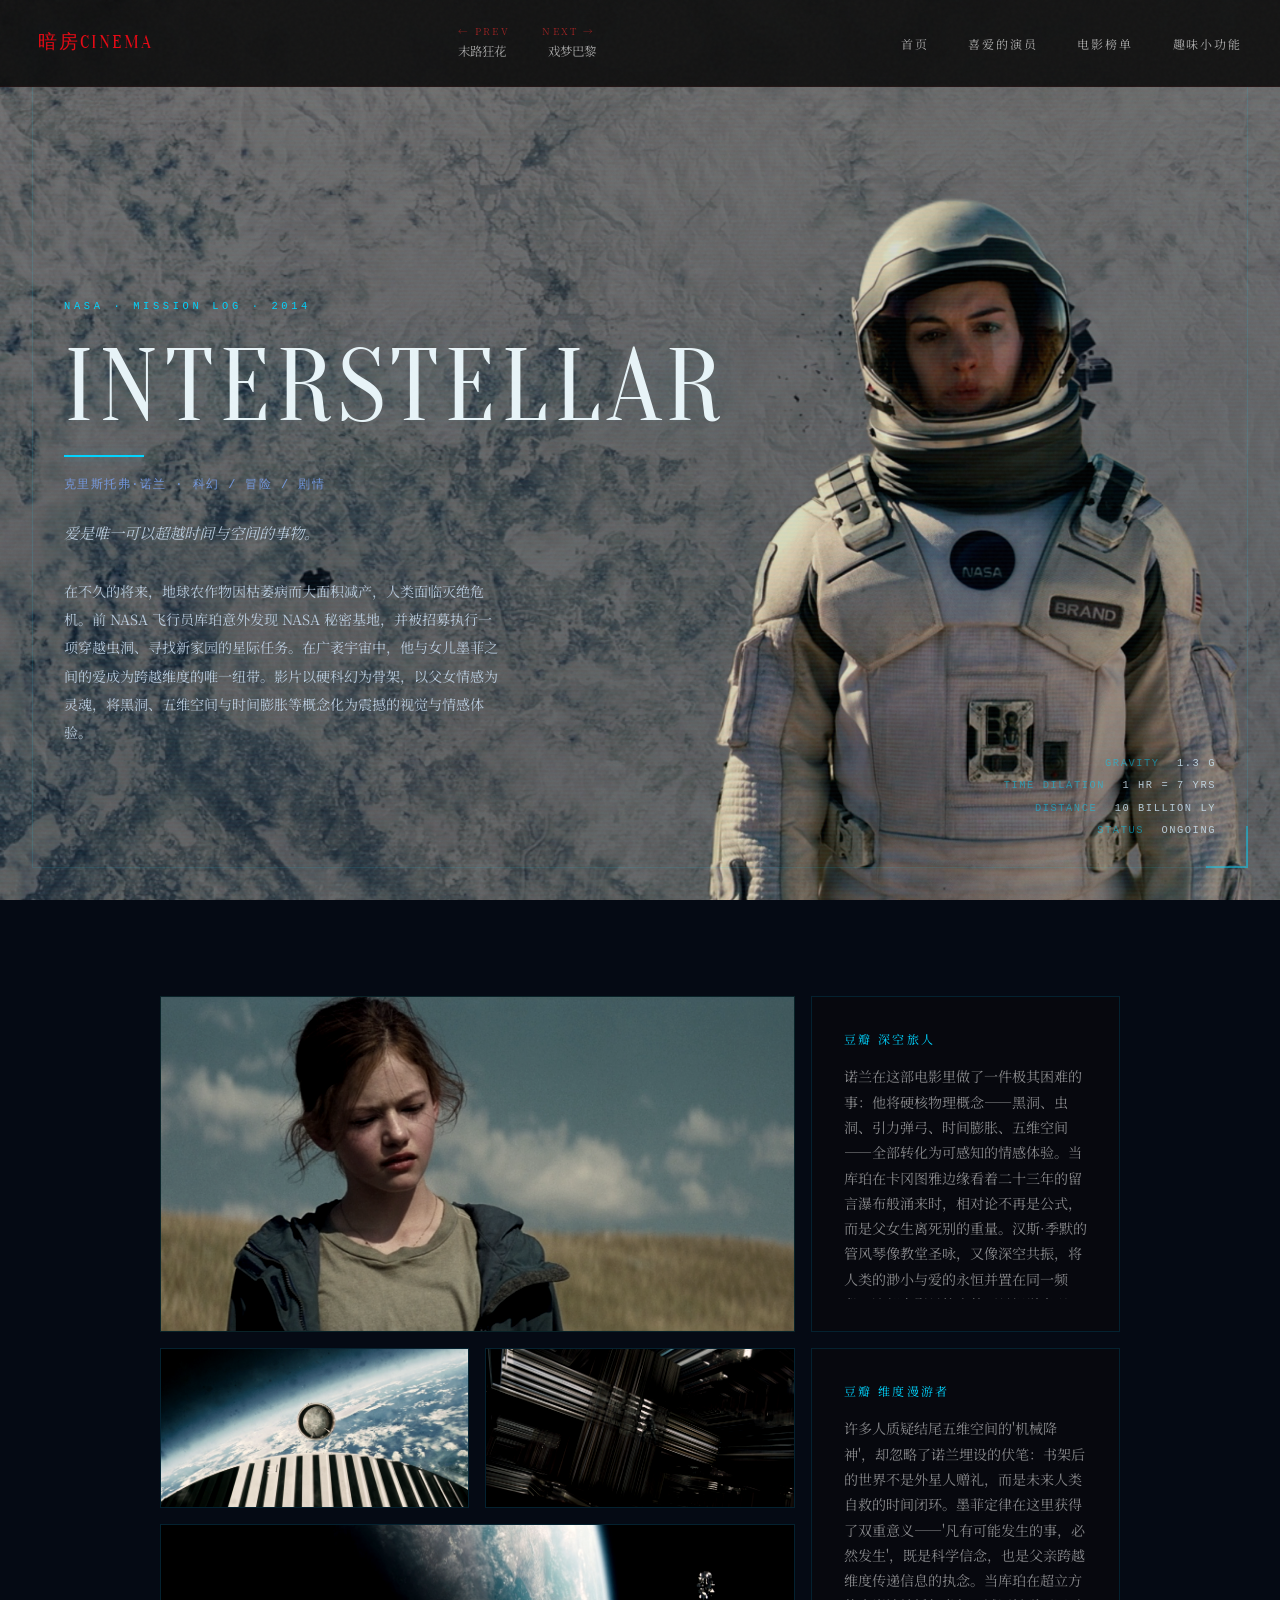
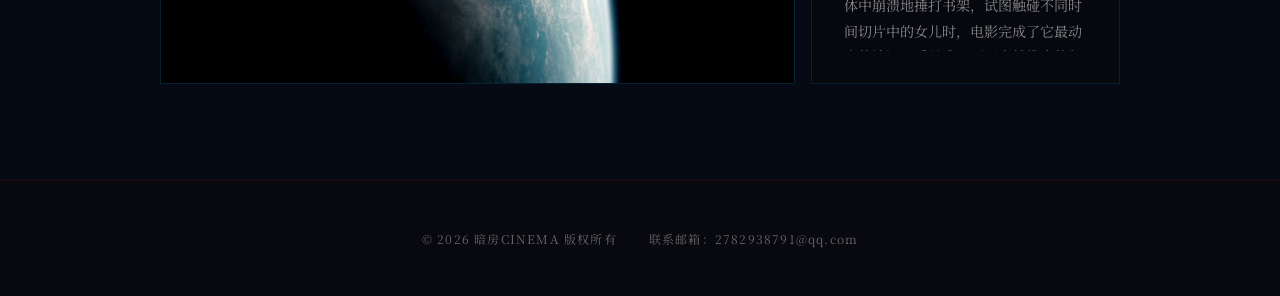
<file: pages/detail-classic.html>
<!doctype html>
<html lang="zh-CN">
  <head>
    <meta charset="UTF-8" />
    <meta name="viewport" content="width=device-width, initial-scale=1.0" />
    <title>影片详情 | 暗房 CINEMA</title>
    <link rel="stylesheet" href="../css/detail-classic.css" />
  </head>
  <body>
    <div class="noise-overlay"></div>

    <nav id="detailNav">
      <a href="index.html" class="site-logo">暗房CINEMA</a>
      <span id="userGreeting"></span>
      <div id="pagination"></div>
      <ul class="nav-links">
        <li><a href="index.html">首页</a></li>
        <li><a href="actors.html">喜爱的演员</a></li>
        <li><a href="movie-rankings.html">电影榜单</a></li>
        <li><a href="test.html">趣味小功能</a></li>
        <li id="logoutItem" style="display:none"><a href="#" id="logoutBtn">退出</a></li>
      </ul>
    </nav>

    <section class="detail-hero" id="detailHero"></section>

    <footer>
    <div class="footer-content">
      <span>© 2026 暗房CINEMA 版权所有</span>
      <span>联系邮箱：2782938791@qq.com</span>
    </div>
  </footer>

    <script>
      (function () {
        "use strict";

        const movies = {
          interstellar: {
            title: "星际穿越",
            year: "2014",
            director: "克里斯托弗·诺兰",
            genre: "科幻 / 冒险 / 剧情",
            quote: "爱是唯一可以超越时间与空间的事物。",
            desc: "在不久的将来，地球农作物因枯萎病而大面积减产，人类面临灭绝危机。前 NASA 飞行员库珀意外发现 NASA 秘密基地，并被招募执行一项穿越虫洞、寻找新家园的星际任务。在广袤宇宙中，他与女儿墨菲之间的爱成为跨越维度的唯一纽带。影片以硬科幻为骨架，以父女情感为灵魂，将黑洞、五维空间与时间膨胀等概念化为震撼的视觉与情感体验。",
            poster: "../images/电影截图/星际穿越/04 (504).jpg",
          },
          dreamers: {
            title: "戏梦巴黎",
            year: "2003",
            director: "贝纳尔多·贝托鲁奇",
            genre: "剧情 / 爱情",
            quote: "在电影里，我们做梦；在梦里，我们活着。",
            desc: "1968 年，巴黎学运前夕。美国留学生马修在巴黎结识了一对孪生兄妹伊莎贝拉和泰奥。三人在封闭的公寓中，以电影为媒介，模仿经典片段、玩禁忌游戏，在艺术与欲望的边缘试探。贝托鲁奇以迷影情怀编织了一曲关于青春、革命与身份的挽歌，让 1968 年的理想主义热血与私密房间的体温相互交织。",
            poster: "../images/电影截图/戏梦巴黎/08 (1038).jpg",
          },
          americanpsycho: {
            title: "美国精神病人",
            year: "2000",
            director: "玛丽·哈伦",
            genre: "剧情 / 犯罪 / 惊悚",
            quote: "表面之下，没有灵魂。",
            desc: "1987 年的纽约华尔街，投资精英帕特里克·贝特曼拥有完美的外表、光鲜的职业和空洞的内心。在物质过剩与消费主义的包裹下，他对名牌名片、高级餐厅的 obsession 逐渐演变为难以抑制的暴力冲动。玛丽·哈伦以冷峻的黑色幽默解构了 80 年代美国梦的阴暗面，让贝特曼成为资本主义精神危机的极端化身。",
            poster: "../images/电影截图/美国精神病人/08 (71).jpg",
          },
          orlando: {
            title: "奥兰多",
            year: "1992",
            director: "莎莉·波特",
            genre: "剧情 / 爱情 / 奇幻",
            quote: "不变的是灵魂，变化的是身体。",
            desc: "改编自弗吉尼亚·伍尔夫同名小说。贵族青年奥兰多因得到伊丽莎白女王的宠幸而获得庄园与不老的承诺。四百年间，他经历了爱情、诗歌、政治与战争，在一夜长眠后醒来变为女性，继续以新的性别身份漫游世界。莎莉·波特以华丽的视觉语言与蒂尔达·斯文顿的中性气质，探讨了性别、身份与时间的流动性。",
            poster: "../images/电影截图/奥兰多/奥兰多-电影海报.jpg",
          },
          thelma: {
            title: "末路狂花",
            year: "1991",
            director: "雷德利·斯科特",
            genre: "剧情 / 犯罪 / 惊悚",
            quote: "让我们 keep going。",
            desc: "塞尔玛和路易斯是两个要好的朋友，她们决定周末外出旅行散心。然而一个小小的意外却让她们的逃亡之旅变成了一场无法回头的公路反叛。面对警察的追捕与男性的压迫，两人在荒漠公路上越飞越高。影片以女性视角审视父权社会，成为女性主义电影史上最震撼的篇章之一。",
            poster: "../images/电影截图/末路狂花/末路狂花-海报.jpg",
          },
        };

        const order = [
          "interstellar",
          "dreamers",
          "americanpsycho",
          "orlando",
          "thelma",
        ];

        function getParam(name) {
          return new URL(window.location.href).searchParams.get(name);
        }

        const id = getParam("id") || "interstellar";
        const movie = movies[id];

        if (!movie) {
          document.body.innerHTML =
            '<div style="padding:4rem;color:#f0f0f0;text-align:center;font-family:sans-serif;"><h1 style="font-size:3rem;margin-bottom:1rem;">影片未找到</h1><a href="index.html" style="color:#ff0040;">返回首页</a></div>';
          return;
        }

        const basePath = movie.poster.substring(
          0,
          movie.poster.lastIndexOf("/") + 1,
        );
        const esc = (s) => s.replace(/"/g, "&quot;");
        const hero = document.getElementById("detailHero");

        /* American Psycho special layout */
        if (id === "americanpsycho") {
          hero.className = "psycho-hero";
          hero.style.backgroundImage =
            'url("' + basePath + '美国精神病人-背景.jpg")';
          hero.innerHTML =
            '<div class="psycho-strips">' +
            '<img class="psycho-strip" src="' + basePath + '涂鸦.jpg" alt="" />' +
            '<img class="psycho-strip" src="' + basePath + '名片.jpg" alt="" />' +
            '<img class="psycho-strip" src="' + basePath + '眼睛条.jpg" alt="" />' +
            "</div>" +
            '<div class="psycho-character" style="background-image:url(\'' + basePath + "美国精神病人-人物.PNG')\"></div>" +
            '<div class="psycho-content">' +
            '<div class="psycho-label">Feature Film · ' + movie.year + "</div>" +
            '<h1 class="psycho-title">American Psycho</h1>' +
            '<div class="psycho-divider"></div>' +
            '<div class="psycho-meta">' + movie.director + " · " + movie.genre + "</div>" +
            '<div class="psycho-quote">' + movie.quote + "</div>" +
            '<div class="psycho-desc">' + movie.desc + "</div>" +
            "</div>";

          const reviewMiao =
            "Christina Bale的表演真真好。再没有比这更有魅力的变态杀人狂了。他的主人公叫Patrick Bateman，哈佛大学毕业，进而深造于哈佛大学商学院，现27岁，是Wall Street上某投行Pierce & Pierce的Vice President。他每天给自己做面膜，健身，用冰袋敷脸使皮肤有弹性，用名目繁多的洗浴用品。出入高级酒店及夜总会。有高贵气息的变态人士当然要不停的杀人才有看头。于是这个片子说恶心也是很恶心呢。高级公寓里血淋淋的女孩尸体成排，冰箱里人头和甜品共存。杀人的器具有刀枪，更有电锯和斧子。然而说好玩也是很好玩的。Bateman杀人是出于不可满足的欲望，以及他无法摆脱的绝望和伤痛。他的绝望和伤痛来源于订不到某高级餐厅位子的尴尬，或者看到同僚印制比他精美的名片时的嫉妒。黑色幽默是这片子的一个特点。Bateman出于嫉妒杀了同僚Paul Allen，然后去Paul家里收拾行装，伪装成Paul去伦敦出差，他发现Paul的公寓地段比他的更好，于是大受刺激。他的言行举止充满优雅，他的微笑令人无法抗拒。这片子有趣就有趣在结尾——有了那样的结尾，你开始怀疑他到底有没有杀过那些人，你开始怀疑那个社会里的每一个人，你甚至开始同情Patrick Bateman。这不是一个单纯的杀人故事，它涵盖了对于80年代美国社会里精英生活的态度：对道德沦丧的拜金世界的否定和批判，作者别出心裁，从这么个极端切入点讲他的故事。";
          const reviewBill =
            '除了一幕戏，这部电影仿佛就说通了。从原版小说1991年出版开始，围绕American Psycho的争论就没有停止过。当这部曾被论为unfilmable的作品于2000年被最终搬上银幕之后，有关它的争论仍未停息。有一个问题一直困扰着读者和观众，那就是作品中表现的种种凶杀案究竟是主人公Patrick Bateman真实犯下的，还是幻想出来的？单单就影片作为讨论对象，这部影片始终没有给出一个明确而清晰的答案。真实派主张Bateman的确犯下了数宗杀人案，包括谋杀Paul Allen。作品实质上除了对于Bateman的变态性格与行为进行直接且细节化的呈现之外，同时也讽刺了在当今物质奢靡条件下人与人之间世俗而疏远的关系。片中人物经常互相叫错姓名，甚至在结尾处当Bateman向其律师坦白犯罪经历时也被律师误认为是Davis。Bateman身为投行金领一族，坦供罪行却无人相信，这不能不说是对于现实的一次黑色幽默式的嘲讽。临近结尾时Bateman去Paul Allen原先的住所，却发现已被装饰一新，且原先存放着的遗体残骸也神秘失踪了。一位老妇人神秘而略显心慌地让他赶快离去，不要给他们带来麻烦——这一场戏的存在，让凶杀在真实与虚幻间游离不定，不曾确凿。整场电影最终在一种不确定的结尾中落下帷幕。影片最后一个镜头Bateman背后的那扇门上写着告示："THIS IS NOT AN EXIT"，这也是原小说的最后一句话。单纯讨论凶杀是真是假，根本就没有出路——因为连作者与编剧本人也不曾知道答案。';

          const secondAct = document.createElement("section");
          secondAct.className = "second-act";
          secondAct.innerHTML =
            '<img class="second-act-blood" src="' + basePath + '血.jpg" alt="" />' +
            '<div class="cards-grid psycho-cards">' +
            '<div class="card" data-type="img" data-src="' + basePath + '美国精神病人-海报.jpg">' +
            '<img class="card-img" src="' + basePath + '美国精神病人-海报.jpg" alt="海报" />' +
            "</div>" +
            '<div class="card" data-type="review" data-author="豆瓣 苗儿" data-full="' + esc(reviewMiao) + '">' +
            '<div class="card-review"><div class="card-review-header">豆瓣 苗儿</div>' +
            '<div class="card-review-text">' + reviewMiao.substring(0, 280) + "...</div></div>" +
            "</div>" +
            '<div class="card" data-type="img" data-src="' + basePath + '08 (71).jpg">' +
            '<img class="card-img" src="' + basePath + '08 (71).jpg" alt="剧照" />' +
            "</div>" +
            '<div class="card" data-type="img" data-src="' + basePath + '24 (72).jpg">' +
            '<img class="card-img" src="' + basePath + '24 (72).jpg" alt="剧照" />' +
            "</div>" +
            '<div class="card" data-type="review" data-author="豆瓣 Bill" data-full="' + esc(reviewBill) + '">' +
            '<div class="card-review"><div class="card-review-header">豆瓣 Bill</div>' +
            '<div class="card-review-text">' + reviewBill.substring(0, 280) + "...</div></div>" +
            "</div>" +
            '<div class="card" data-type="img" data-src="' + basePath + '27 (72).jpg">' +
            '<img class="card-img" src="' + basePath + '27 (72).jpg" alt="剧照" />' +
            "</div>" +
            "</div>";

          document.querySelector("footer").before(secondAct);

          (function () {
            var section = document.querySelector(".second-act");
            var blood = section.querySelector(".second-act-blood");
            function update() {
              var rect = section.getBoundingClientRect();
              var progress = Math.max(0, Math.min(1, (window.innerHeight - rect.top) / (window.innerHeight * 0.6)));
              if (blood) {
                blood.style.clipPath = "inset(0 0 " + Math.max(0, 100 - progress * 120) + "% 0)";
                blood.style.opacity = String(Math.min(0.52, progress * 0.65));
              }
            }
            window.addEventListener("scroll", update, { passive: true });
            update();
          })();
        } else if (id === "orlando") {
          hero.className = "orlando-hero";
          hero.style.backgroundImage = 'url("' + basePath + '奥兰多-背景.jpg")';
          hero.innerHTML =
            '<img class="orlando-tree" src="' + basePath + '树.jpg" alt="" />' +
            '<div class="orlando-character" style="background-image:url(\'' + basePath + "奥兰多-人物.PNG')\"></div>" +
            '<div class="orlando-content">' +
            '<div class="orlando-label">Feature Film · ' + movie.year + "</div>" +
            '<h1 class="orlando-title">Orlando</h1>' +
            '<div class="orlando-divider"></div>' +
            '<div class="orlando-meta">' + movie.director + " &nbsp;·&nbsp; " + movie.genre + "</div>" +
            '<blockquote class="orlando-quote">' + movie.quote + "</blockquote>" +
            '<p class="orlando-desc">' + movie.desc + "</p>" +
            "</div>";

          const reviewManchild =
            '首先，从文学改编到电影剧作，如果我们要把作为艺术的电影摆在跟文学不相上下的地位上，把伍尔夫的大部分小说改编成电影看起来就不是什么好主意，这一部电影同样也不能例外。所以，这里我的结论是：这部电影远远没有完成小说的任务，我只能说它的成功之处在于把玩风格，并且迷惑到了大家（特别是在开场的几个极其唯美的镜头，让我也对这部电影充满期待），但是借助风格所要表达的内涵相比与小说的确大打折扣。胡子老师在他那门搞怪的"电影中的世界文学"第一堂课上提到过一种关于小说和电影职能转换的通俗理论：因为电影这门被争论的"艺术"的兴起，传统的古典小说的叙事职能可以说轻而易举的被电影替代。而二十世纪的小说需要另寻出路，摆脱传统的经典叙事模式并把叙事职能转交给了电影这门艺术。依照这样的观点来看，伍尔夫绝大部分小说并不属于传统的经典叙事，而是为大家熟知的"意识流"笔法，在叙事技巧上也远远超出了当时的常规。所以，伍尔夫的小说本身就是叙事学研究的丰富文本，这本身给电影改编带来了巨大的难度，也就是说，这样的文学作品实际上是不适合，或者说不大容易改编成电影作品的。';
          const reviewBaijing =
            `在电影院看《奥兰多》是一次无与伦比的体验，绝代佳人奥兰多的不老容颜穿越时光让整块银幕都熠熠生辉。参天大树之下，皮肤紧致光洁的少年奥兰多一边挪步一边呢喃着诗词，当他坐定在树下第一次把眸子朝向镜头——"that is I."——清澈坚定的目光像是可以望穿幕布。不管此后他是对着银幕辩驳男人的劣性，还是学诗求教时羞赧地朝镜头讪讪一笑，甚至是在一觉醒来变成女人后坦然镇定地盯着前方说"Same person. No difference at all. Just a different sex."——轻松自然地审视，落落大方地接受。活了快200多岁的奥兰多带着生的喜悦，丝毫没有厌倦感。经历过老态龙钟的伊丽莎白一世穷奢极贵的宠爱和黄金时代的灭亡后，奥兰多依旧延续着女王赐予他的永葆青春的特权。无论时代还是性别的改变，几乎每过半个世纪他都能找到心之向往：爱，诗歌，政治，社交，性，生育。`;

          const secondAct = document.createElement("section");
          secondAct.className = "second-act";
          secondAct.innerHTML =
            '<img class="orlando-figure2" src="' + basePath + '人物2.PNG" alt="" />' +
            '<div class="cards-grid orlando-cards">' +
            '<div class="card" data-type="img" data-src="' + basePath + '奥兰多-电影海报.jpg">' +
            '<img class="card-img" src="' + basePath + '奥兰多-电影海报.jpg" alt="海报" />' +
            "</div>" +
            '<div class="card" data-type="review" data-author="豆瓣 Manchild" data-full="' + esc(reviewManchild) + '">' +
            '<div class="card-review"><div class="card-review-header">豆瓣 Manchild</div>' +
            '<div class="card-review-text">' + reviewManchild.substring(0, 260) + "…</div></div>" +
            "</div>" +
            '<div class="card" data-type="img" data-src="' + basePath + 'orlando018.jpg">' +
            '<img class="card-img" src="' + basePath + 'orlando018.jpg" alt="剧照" />' +
            "</div>" +
            '<div class="card" data-type="img" data-src="' + basePath + 'orlando020.jpg">' +
            '<img class="card-img" src="' + basePath + 'orlando020.jpg" alt="剧照" />' +
            "</div>" +
            '<div class="card" data-type="review" data-author="豆瓣 白井黑子阿尼娅" data-full="' + esc(reviewBaijing) + '">' +
            '<div class="card-review"><div class="card-review-header">豆瓣 白井黑子阿尼娅</div>' +
            '<div class="card-review-text">' + reviewBaijing.substring(0, 260) + "…</div></div>" +
            "</div>" +
            '<div class="card" data-type="img" data-src="' + basePath + 'orlando023.jpg">' +
            '<img class="card-img" src="' + basePath + 'orlando023.jpg" alt="剧照" />' +
            "</div>" +
            "</div>";

          document.querySelector("footer").before(secondAct);
        } else if (id === "thelma") {
          hero.className = "thelma-hero";
          hero.style.backgroundImage = 'url("' + basePath + '末路狂花-背景.jpg")';
          hero.innerHTML =
            '<div class="thelma-character" style="background-image:url(\'' + basePath + "末路狂花-人物.PNG')\"></div>" +
            '<div class="thelma-content">' +
            '<div class="thelma-label">Feature Film · ' + movie.year + "</div>" +
            '<h1 class="thelma-title">THELMA &amp; LOUISE</h1>' +
            '<div class="thelma-divider"></div>' +
            '<div class="thelma-meta">' + movie.director + " &nbsp;·&nbsp; " + movie.genre + "</div>" +
            '<blockquote class="thelma-quote">' + movie.quote + "</blockquote>" +
            '<p class="thelma-desc">' + movie.desc + "</p>" +
            "</div>";

          const reviewEmma =
            "Thelma哭求着说她不愿意，Louise濒临崩溃地怒吼——当女人象这样哭泣的时候，她确实是不愿意——这些，都没换到那个十秒钟后倒在枪口下的男人认真地对待。是什么，给了他这样盲目无赖的自信？一个人，当他/她不被作为一个具有平等对话能力的人的时候，要怎样才能让对方认同，他/她口中吐出的句子原来也有要表达的意义？很多人给这部电影打上女权的标签，如果女权是需要女人争取的、身为人的最基本的权利的简称，那么它确实是女权的。但其实不止女人，每个人都有可能会被迫经历这样的一刻，你说的话被听而不闻，你作的事被视而不见，你所有的努力和解释在未摸到对方的成见的衣角的时候便已灰飞烟灭。那个时候，你怎么办？";
          const reviewTizi =
            "忙里偷闲的时候见到了这部电影——《末路狂花》，1991年的老片子。两个多小时的电影叙事紧凑悬念不断，好看。结尾的地方，两位女主角拒绝接受政府改造驱车飞下山崖，玉体粉身碎骨，娇娃灰飞烟灭。这个有点不太符合主流审美期望，却是这部电影最核心的宣言。《末路狂花》里不乏英俊的男人，当时还有些青涩的布拉德皮特便是其中之一，然而就是这一个又一个的富有魅力的男人将塞尔玛和露易丝一步一步地推下悬崖。最终，男人逼死了女人。";

          const secondAct = document.createElement("section");
          secondAct.className = "second-act";
          secondAct.innerHTML =
            '<div class="cards-grid thelma-cards">' +
            '<div class="card" data-type="img" data-src="' + basePath + '末路狂花-海报.jpg">' +
            '<img class="card-img" src="' + basePath + '末路狂花-海报.jpg" alt="海报" />' +
            "</div>" +
            '<div class="card" data-type="review" data-author="豆瓣 Emma" data-full="' + esc(reviewEmma) + '">' +
            '<div class="card-review"><div class="card-review-header">豆瓣 Emma</div>' +
            '<div class="card-review-text">' + reviewEmma.substring(0, 260) + "…</div></div>" +
            "</div>" +
            '<div class="card" data-type="img" data-src="' + basePath + 'Thelma__Louise_51.jpg">' +
            '<img class="card-img" src="' + basePath + 'Thelma__Louise_51.jpg" alt="剧照" />' +
            "</div>" +
            '<div class="card" data-type="img" data-src="' + basePath + 'Thelma__Louise_54.jpg">' +
            '<img class="card-img" src="' + basePath + 'Thelma__Louise_54.jpg" alt="剧照" />' +
            "</div>" +
            '<div class="card" data-type="img" data-src="' + basePath + 'Thelma__Louise_55.jpg">' +
            '<img class="card-img" src="' + basePath + 'Thelma__Louise_55.jpg" alt="剧照" />' +
            "</div>" +
            '<div class="card" data-type="review" data-author="豆瓣 梯子" data-full="' + esc(reviewTizi) + '">' +
            '<div class="card-review"><div class="card-review-header">豆瓣 梯子</div>' +
            '<div class="card-review-text">' + reviewTizi.substring(0, 260) + "…</div></div>" +
            "</div>" +
            "</div>";

          document.querySelector("footer").before(secondAct);
        } else if (id === "interstellar") {
          hero.className = "interstellar-hero";
          hero.style.backgroundImage = 'url("' + basePath + '星际穿越-背景.jpg")';
          hero.innerHTML =
            '<div class="interstellar-hud-corners"></div>' +
            '<div class="interstellar-character" style="background-image:url(\'' + basePath + "星际穿越-人物.PNG')\"></div>" +
            '<div class="interstellar-content">' +
            '<div class="interstellar-label">NASA · Mission Log · ' + movie.year + "</div>" +
            '<h1 class="interstellar-title">INTERSTELLAR</h1>' +
            '<div class="interstellar-divider"></div>' +
            '<div class="interstellar-meta">' + movie.director + " · " + movie.genre + "</div>" +
            '<blockquote class="interstellar-quote">' + movie.quote + "</blockquote>" +
            '<p class="interstellar-desc">' + movie.desc + "</p>" +
            "</div>" +
            '<div class="interstellar-data">' +
            '<div class="interstellar-data-row">GRAVITY <span class="interstellar-data-value">1.3 G</span></div>' +
            '<div class="interstellar-data-row">TIME DILATION <span class="interstellar-data-value">1 HR = 7 YRS</span></div>' +
            '<div class="interstellar-data-row">DISTANCE <span class="interstellar-data-value">10 BILLION LY</span></div>' +
            '<div class="interstellar-data-row">STATUS <span class="interstellar-data-value">ONGOING</span></div>' +
            "</div>";

          const reviewSci =
            "诺兰在这部电影里做了一件极其困难的事：他将硬核物理概念——黑洞、虫洞、引力弹弓、时间膨胀、五维空间——全部转化为可感知的情感体验。当库珀在卡冈图雅边缘看着二十三年的留言瀑布般涌来时，相对论不再是公式，而是父女生离死别的重量。汉斯·季默的管风琴像教堂圣咏，又像深空共振，将人类的渺小与爱的永恒并置在同一频段。这部电影最惊人的不是视觉奇观，而是它把科学冷冰冰的面孔彻底融化在了情感之中。";
          const reviewDim =
            "许多人质疑结尾五维空间的'机械降神'，却忽略了诺兰埋设的伏笔：书架后的世界不是外星人赠礼，而是未来人类自救的时间闭环。墨菲定律在这里获得了双重意义——'凡有可能发生的事，必然发生'，既是科学信念，也是父亲跨越维度传递信息的执念。当库珀在超立方体中崩溃地捶打书架，试图触碰不同时间切片中的女儿时，电影完成了它最动人的论证：爱是唯一可以穿越维度的矢量。";

          const secondAct = document.createElement("section");
          secondAct.className = "second-act interstellar-second-act";
          secondAct.innerHTML =
            '<div class="cards-grid interstellar-cards">' +
            '<div class="card" data-type="img" data-src="' + basePath + '04 (504).jpg">' +
            '<img class="card-img" src="' + basePath + '04 (504).jpg" alt="海报" />' +
            "</div>" +
            '<div class="card" data-type="review" data-author="豆瓣 深空旅人" data-full="' + esc(reviewSci) + '">' +
            '<div class="card-review"><div class="card-review-header">豆瓣 深空旅人</div>' +
            '<div class="card-review-text">' + reviewSci.substring(0, 260) + "…</div></div>" +
            "</div>" +
            '<div class="card" data-type="img" data-src="' + basePath + '28 (513).jpg">' +
            '<img class="card-img" src="' + basePath + '28 (513).jpg" alt="剧照" />' +
            "</div>" +
            '<div class="card" data-type="img" data-src="' + basePath + '46 (500).jpg">' +
            '<img class="card-img" src="' + basePath + '46 (500).jpg" alt="剧照" />' +
            "</div>" +
            '<div class="card" data-type="review" data-author="豆瓣 维度漫游者" data-full="' + esc(reviewDim) + '">' +
            '<div class="card-review"><div class="card-review-header">豆瓣 维度漫游者</div>' +
            '<div class="card-review-text">' + reviewDim.substring(0, 260) + "…</div></div>" +
            "</div>" +
            '<div class="card" data-type="img" data-src="' + basePath + '30 (513).jpg">' +
            '<img class="card-img" src="' + basePath + '30 (513).jpg" alt="剧照" />' +
            "</div>" +
            "</div>";

          document.querySelector("footer").before(secondAct);
        } else if (id === "dreamers") {
          hero.className = "dreamers-hero";
          hero.style.backgroundImage = 'url("' + basePath + '戏梦巴黎-背景.jpg")';
          hero.innerHTML =
            '<div class="dreamers-content">' +
            '<div class="dreamers-label">Cinéma · Paris · ' + movie.year + "</div>" +
            '<h1 class="dreamers-title">The Dreamers</h1>' +
            '<div class="dreamers-divider"></div>' +
            '<div class="dreamers-meta">' + movie.director + " · " + movie.genre + "</div>" +
            '<blockquote class="dreamers-quote">' + movie.quote + "</blockquote>" +
            '<p class="dreamers-desc">' + movie.desc + "</p>" +
            "</div>" +
            '<div class="dreamers-collage">' +
            '<img src="' + basePath + '人物1.jpg" alt="" style="--rot:-5deg;--top:5%;--left:5%;--w:26vw;--z:1;" />' +
            '<img src="' + basePath + '人物2.jpg" alt="" style="--rot:6deg;--top:38%;--left:48%;--w:26vw;--z:3;" />' +
            '<img src="' + basePath + '蜡烛.jpg" alt="" style="--rot:-4deg;--top:58%;--left:12%;--w:26vw;--z:2;" />' +
            "</div>";

          const reviewCine = `1968年，注定成为人类历史上不可抹去的一笔重彩。在西贡，"春节攻势"打垮了美国大兵；在路易士港，人民宣布民族独立；在伦敦，大游行涌向了美国使馆。"反叛"是1968年的主题词，整个世界都为之沸腾了。而席卷法兰西的这场"五月风暴"无疑可以视为1968年的年度符号。不要看了那些剧照就以为这部电影色情了，也不要因为导演是贝托鲁奇就想入非非了。就是这么一部充斥着裸体影像的电影，甚至不必用"情色"来标签，因为在更大的程度上，它是那些1960年代的文化在今日的回响。对于贝托鲁奇来说，性爱与政治都并非池中之物，理想主义随风飘荡的1960年代的气息才是他想呈现的。`;
          const reviewRev = "二零零四年二月十四日的晚上，THE DREAMERS在多伦多上映，我和两个男孩去看了这部电影。我非常喜爱这部电影的开头。弥漫着六十年代动荡不安的气味和巴黎流动的狂欢氛围。这里的巴黎是六十年代末的巴黎，1968年的巴黎。迷茫而令人激动的六十年代正在结束着，大麻的烟雾正逐渐消散开来，狂欢的盛宴即将谢幕。在巴黎的美国人Matthew与Isabelle和Theo这对姐弟相遇，他们将他带入他们的公寓，他们的生活，他们的巴黎。影片画面非常美，张张明信片般，看得人目眩神迷。这也是Bertolucci片子一贯的特色。";

          const secondAct = document.createElement("section");
          secondAct.className = "second-act dreamers-second-act";
          secondAct.innerHTML =
            '<div class="cards-grid dreamers-cards">' +
            '<div class="card" data-type="img" data-src="' + basePath + '戏梦巴黎-海报.jpg">' +
            '<img class="card-img" src="' + basePath + '戏梦巴黎-海报.jpg" alt="海报" />' +
            "</div>" +
            '<div class="card" data-type="review" data-author="豆瓣 私享史" data-full="' + esc(reviewCine) + '">' +
            '<div class="card-review"><div class="card-review-header">豆瓣 私享史</div>' +
            '<div class="card-review-text">' + reviewCine.substring(0, 260) + "…</div></div>" +
            "</div>" +
            '<div class="card" data-type="img" data-src="' + basePath + '03 (1037).jpg">' +
            '<img class="card-img" src="' + basePath + '03 (1037).jpg" alt="剧照" />' +
            "</div>" +
            '<div class="card" data-type="img" data-src="' + basePath + '30 (1058).jpg">' +
            '<img class="card-img" src="' + basePath + '30 (1058).jpg" alt="剧照" />' +
            "</div>" +
            '<div class="card" data-type="review" data-author="豆瓣 Reage" data-full="' + esc(reviewRev) + '">' +
            '<div class="card-review"><div class="card-review-header">豆瓣 Reage</div>' +
            '<div class="card-review-text">' + reviewRev.substring(0, 260) + "…</div></div>" +
            "</div>" +
            '<div class="card" data-type="img" data-src="' + basePath + '65 (710).jpg">' +
            '<img class="card-img" src="' + basePath + '65 (710).jpg" alt="剧照" />' +
            "</div>" +
            "</div>";

          document.querySelector("footer").before(secondAct);
        }

        const lightbox = document.createElement("div");
        lightbox.className = "lightbox";
        lightbox.id = "lightbox";
        lightbox.innerHTML =
          '<button class="lightbox-close" id="lightboxClose">&times;</button>' +
          '<div class="lightbox-content" id="lightboxContent"></div>';
        document.body.appendChild(lightbox);

        document.querySelectorAll(".card").forEach(function (card) {
          card.addEventListener("click", function () {
            const type = card.dataset.type;
            const content = document.getElementById("lightboxContent");
            if (type === "img") {
              content.innerHTML = '<img class="lightbox-img" src="' + card.dataset.src + '" alt="" />';
            } else {
              content.innerHTML =
                '<div class="lightbox-review"><h3>' + card.dataset.author + "</h3>" +
                "<p>" + card.dataset.full + "</p></div>";
            }
            lightbox.classList.add("active");
            document.body.style.overflow = "hidden";
          });
        });

        document.getElementById("lightboxClose").addEventListener("click", function () {
          lightbox.classList.remove("active");
          document.body.style.overflow = "";
        });

        lightbox.addEventListener("click", function (e) {
          if (e.target === lightbox) {
            lightbox.classList.remove("active");
            document.body.style.overflow = "";
          }
        });

        const idx = order.indexOf(id);
        const prevId = order[(idx - 1 + order.length) % order.length];
        const nextId = order[(idx + 1) % order.length];
        document.getElementById("pagination").innerHTML =
          '<a href="detail-classic.html?id=' + prevId + '" class="pagination-btn">' +
          '<span class="pagination-label">← Prev</span>' +
          '<span class="pagination-title">' + movies[prevId].title + "</span></a>" +
          '<a href="detail-classic.html?id=' + nextId + '" class="pagination-btn next">' +
          '<span class="pagination-label">Next →</span>' +
          '<span class="pagination-title">' + movies[nextId].title + "</span></a>";
      })();
    </script>
    <script>
      (function () {
        const user = localStorage.getItem("cinemaUser");
        if (user) {
          const logo = document.querySelector(".site-logo");
          const el = document.getElementById("userGreeting");
          const logoutItem = document.getElementById("logoutItem");
          if (logo) logo.style.display = "none";
          if (el) {
            el.textContent = user + "，欢迎来到暗房";
            el.style.display = "block";
          }
          if (logoutItem) logoutItem.style.display = "list-item";
        }
        const logoutBtn = document.getElementById("logoutBtn");
        if (logoutBtn) {
          logoutBtn.addEventListener("click", function (e) {
            e.preventDefault();
            localStorage.removeItem("cinemaUser");
            window.location.reload();
          });
        }
      })();
    </script>
  </body>
</html>
</file>
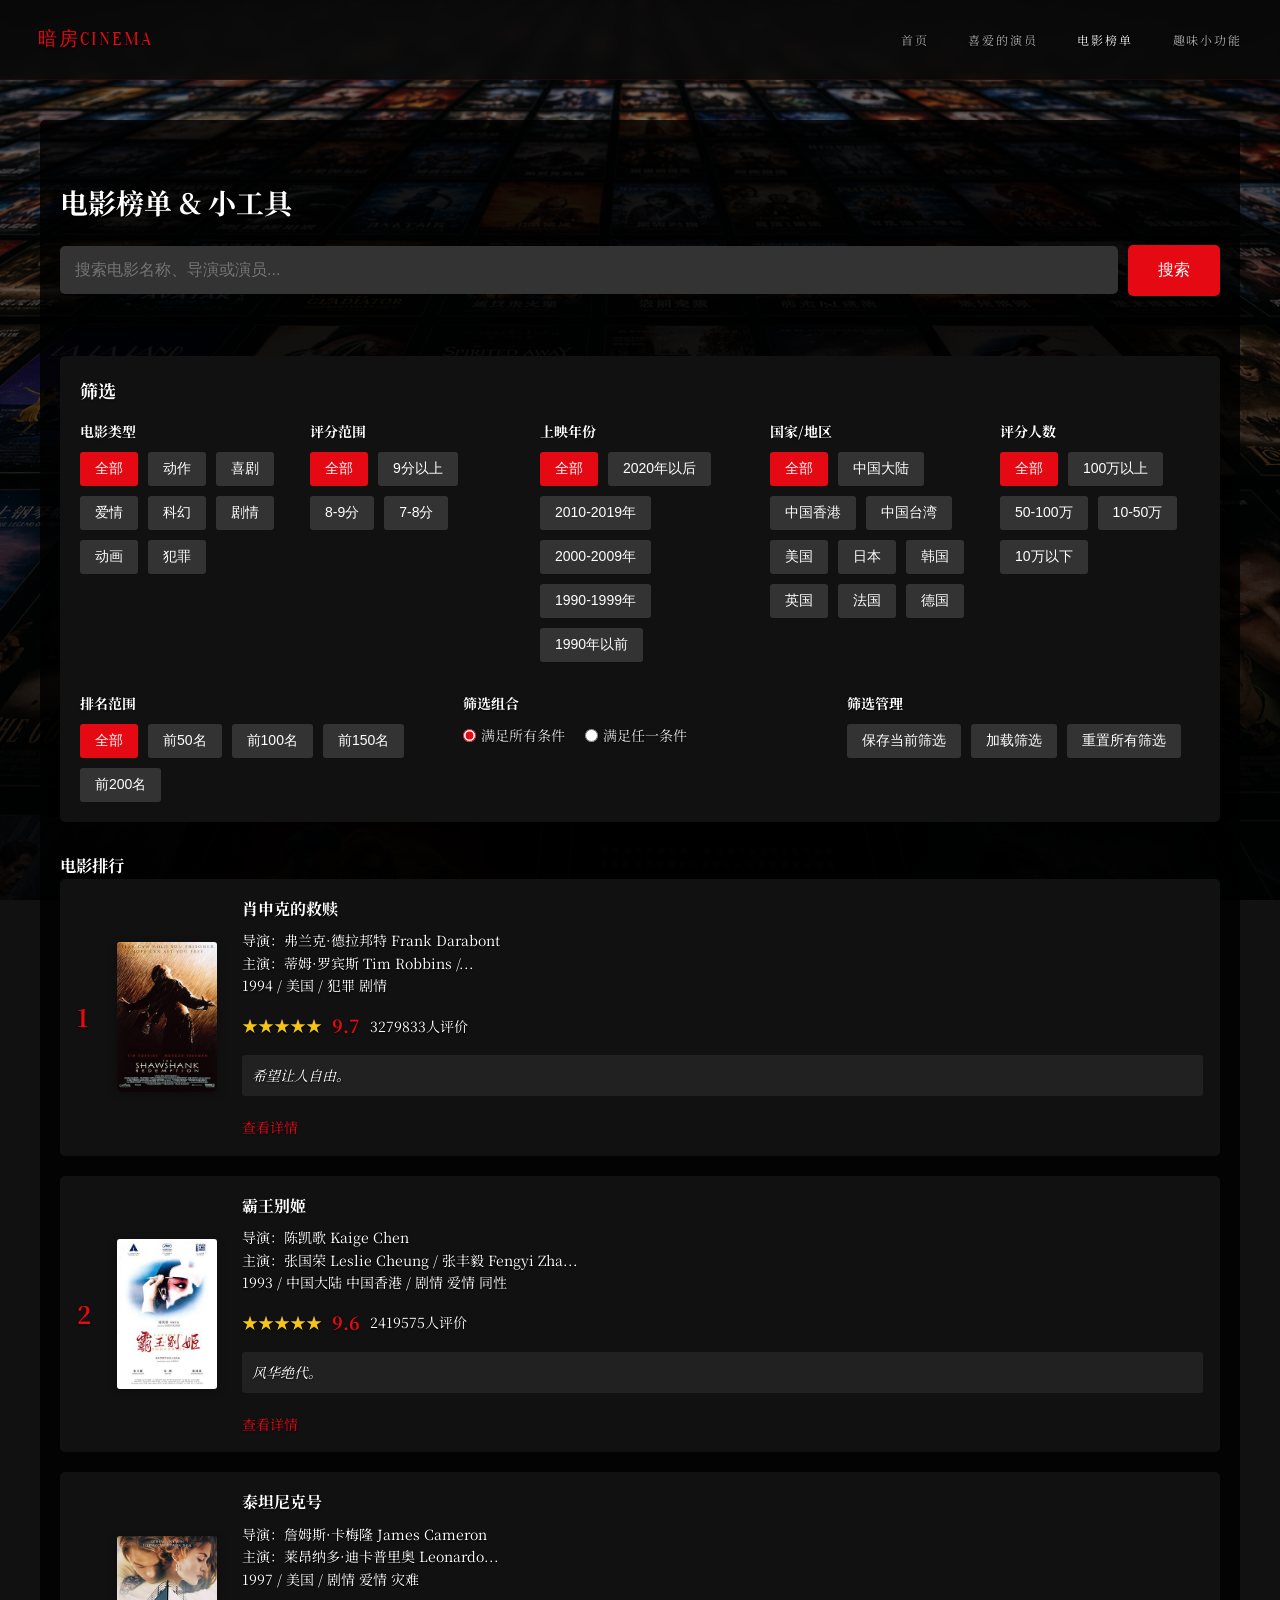
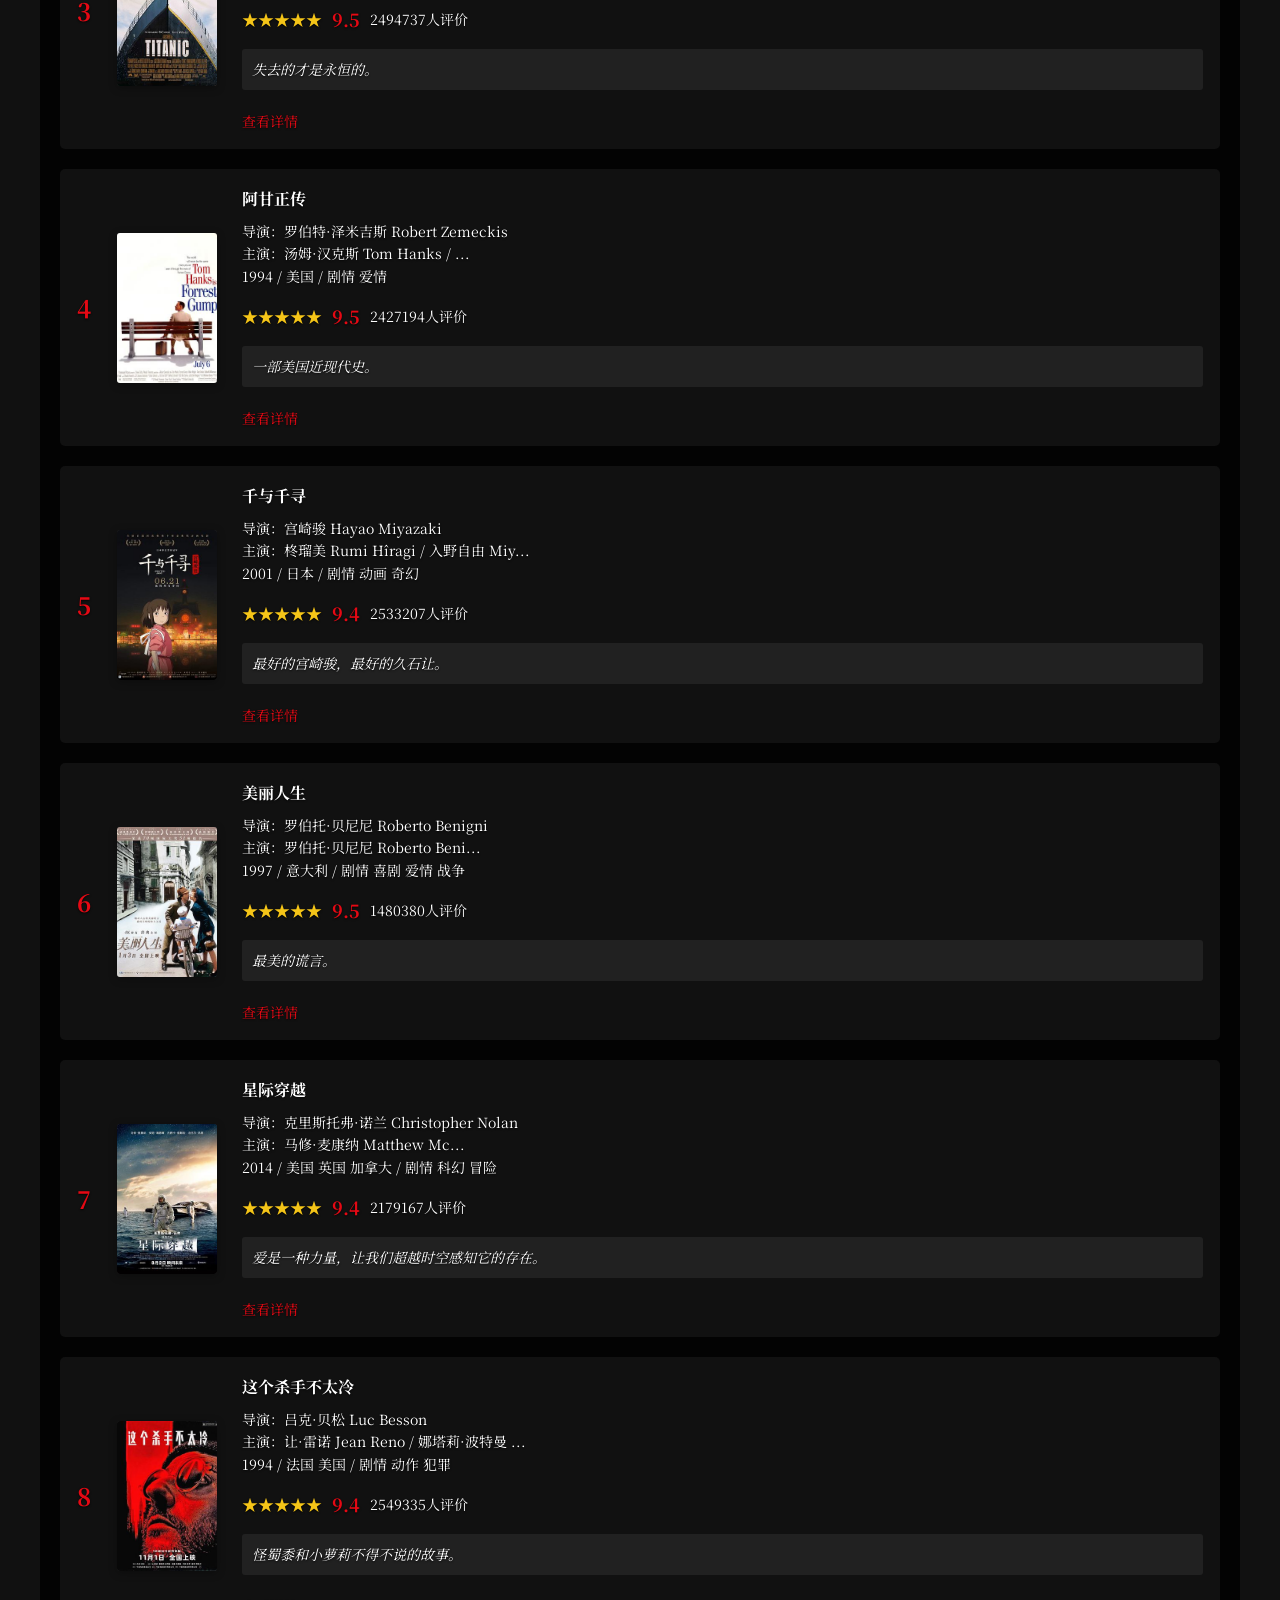
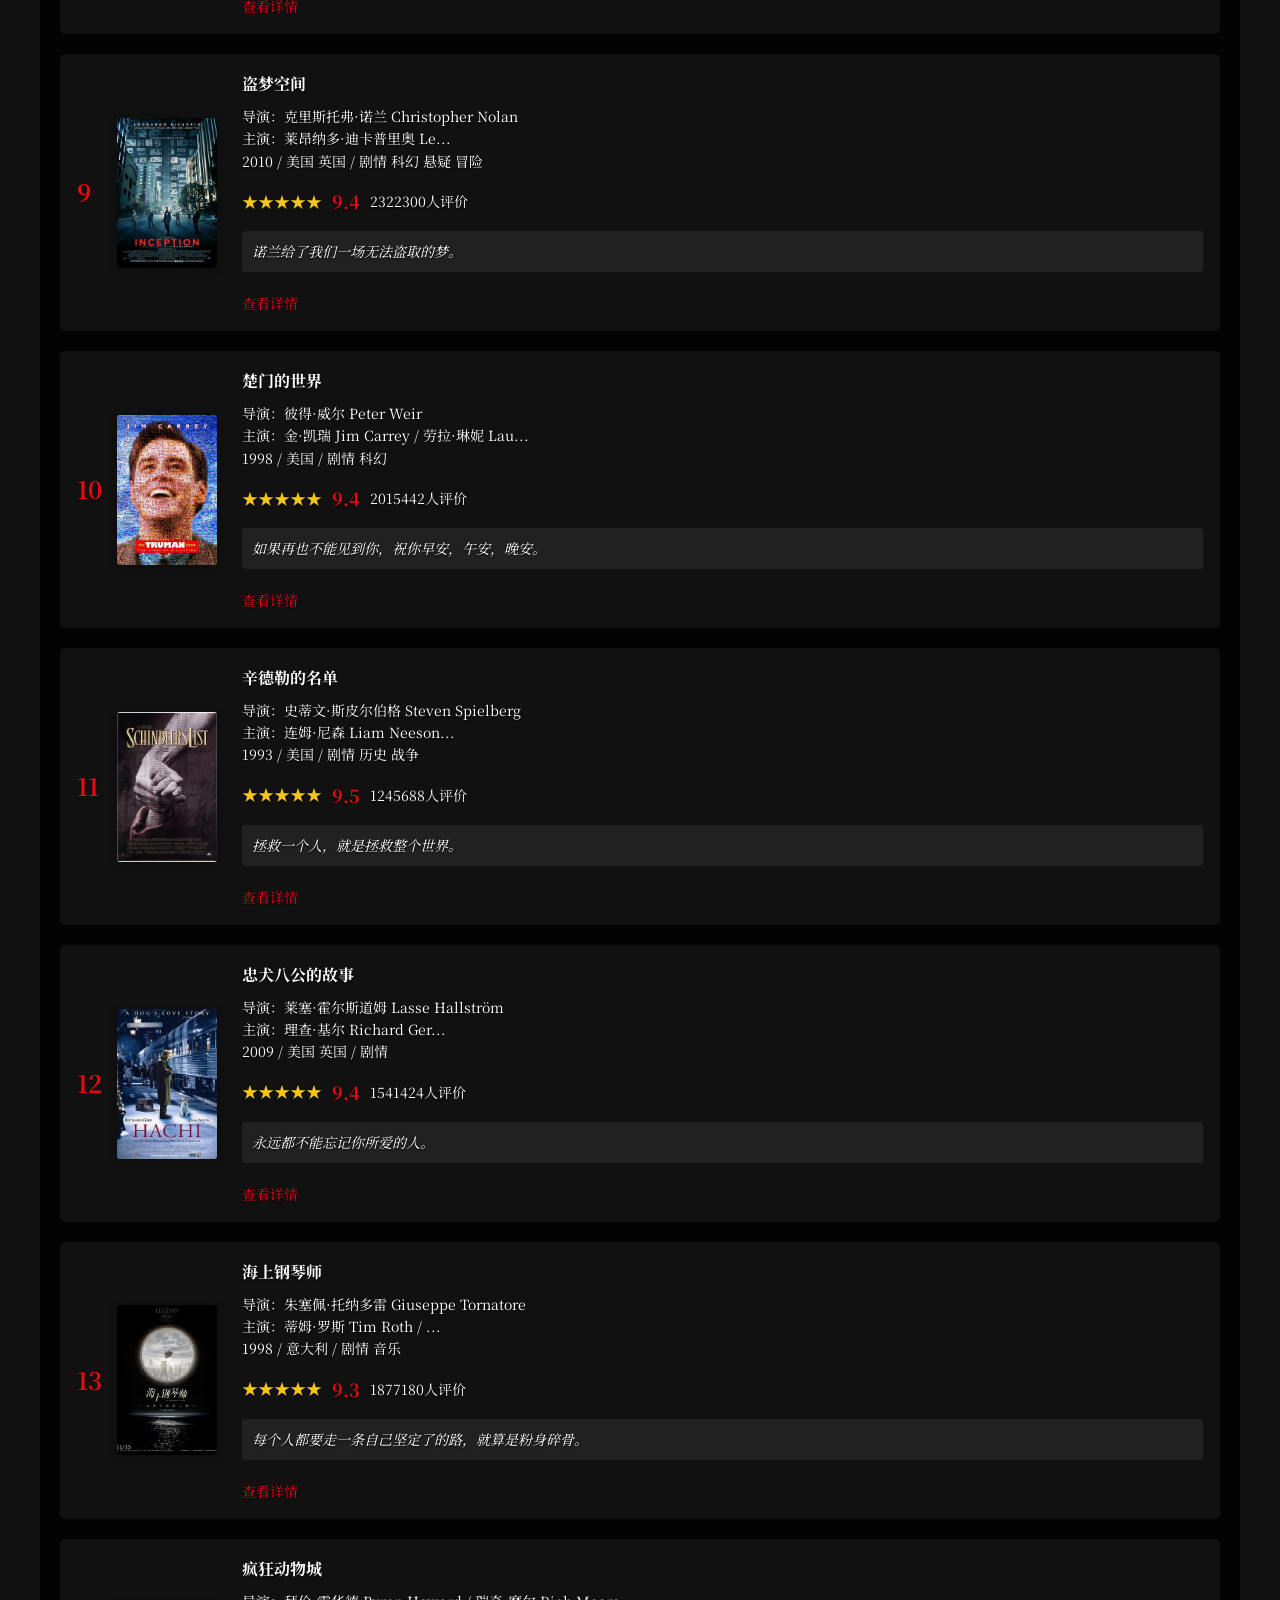
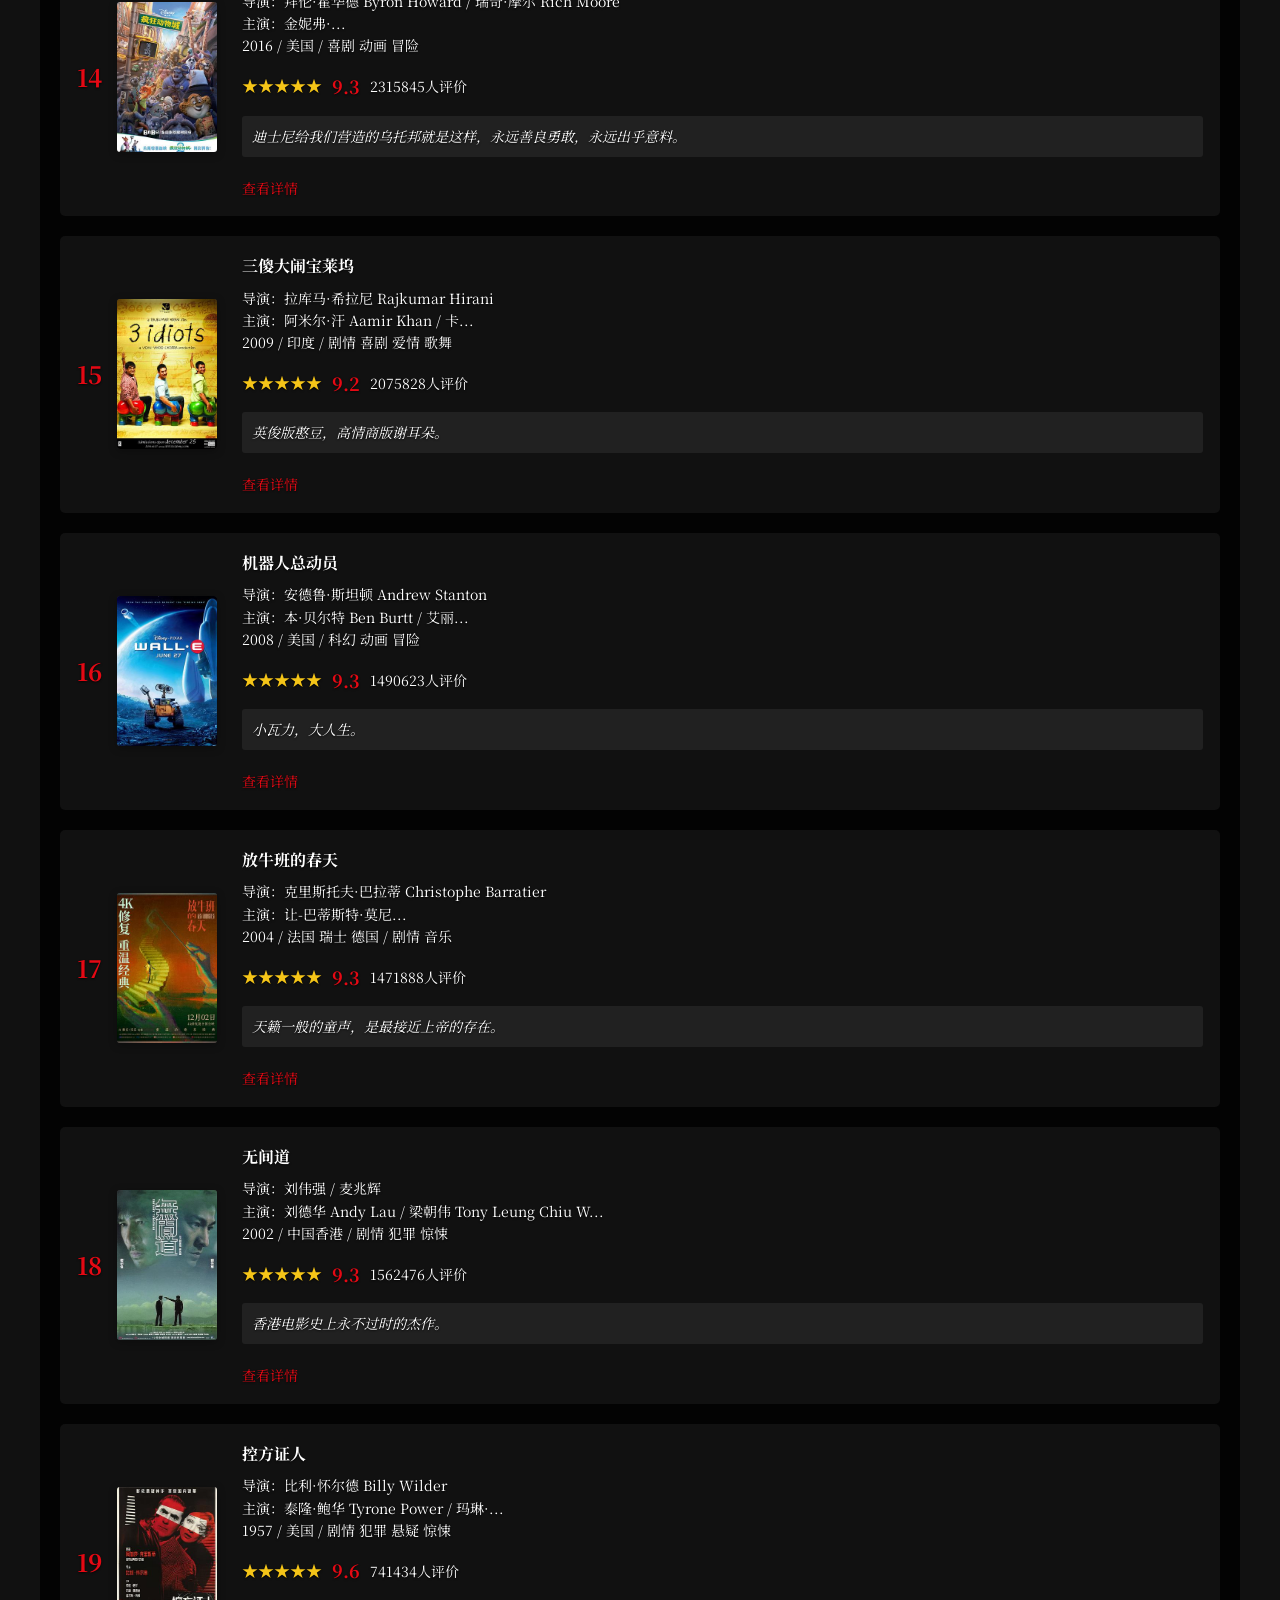
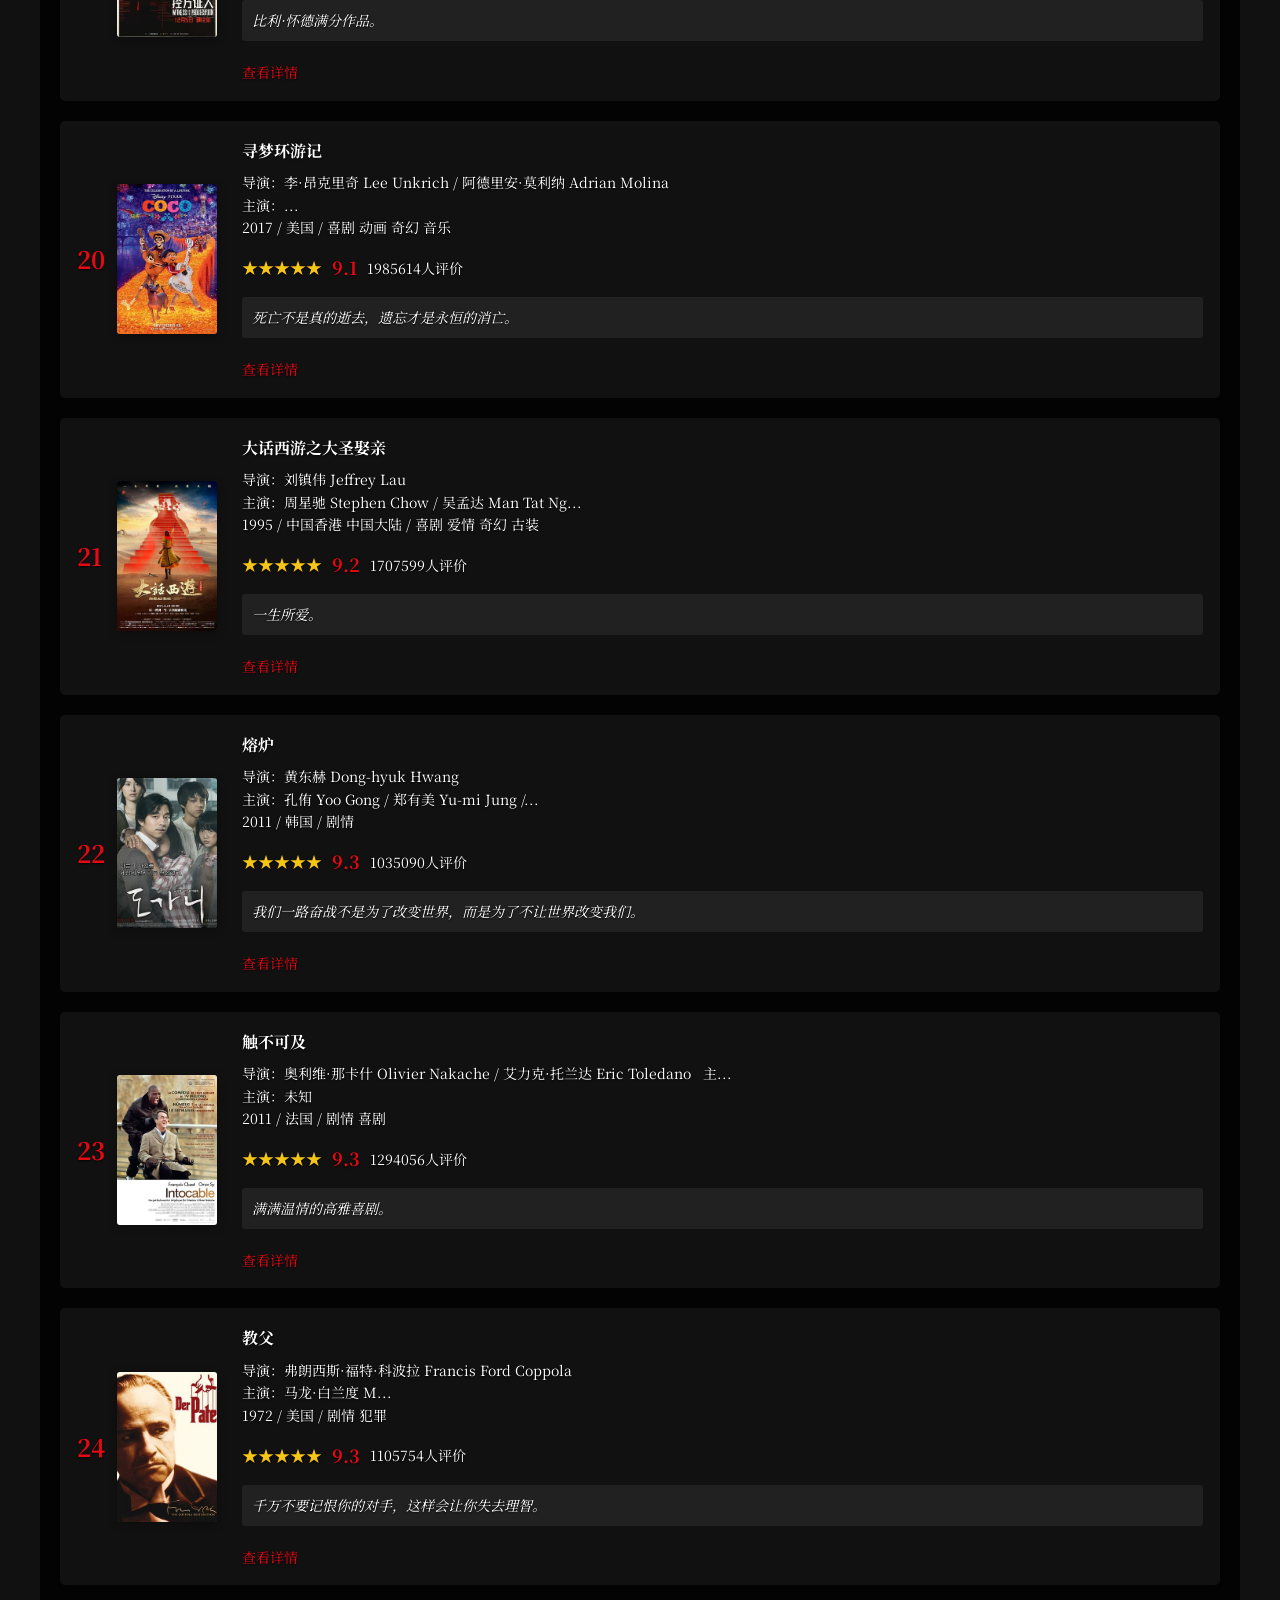
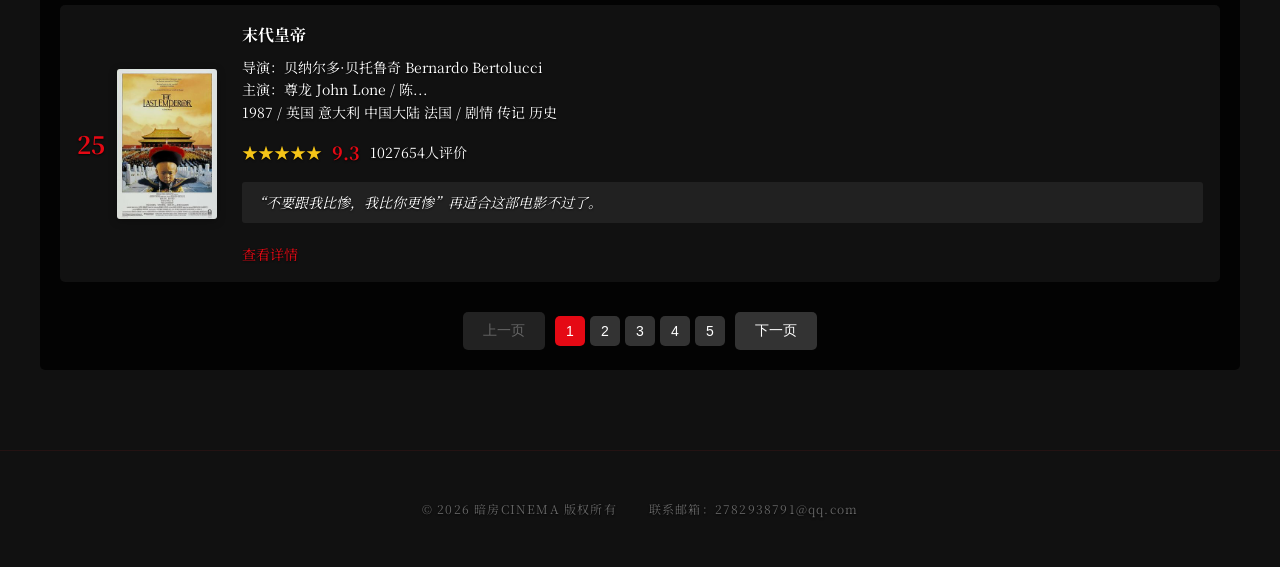
<file: pages/movie-rankings.html>
<!doctype html>
<html lang="zh-CN">
  <head>
    <meta charset="UTF-8" />
    <meta name="viewport" content="width=device-width, initial-scale=1.0" />
    <title>暗房CINEMA - 电影榜单</title>
    <link rel="stylesheet" href="../css/style.css" />
  </head>
  <body>
    <!-- 头部导航 -->
        <nav id="detailNav">
      <a href="index.html" class="site-logo">暗房CINEMA</a>
      <span id="userGreeting"></span>
      <ul class="nav-links">
            <li><a href="index.html">首页</a></li>
            <li><a href="actors.html">喜爱的演员</a></li>
            <li class="active"><a href="movie-rankings.html">电影榜单</a></li>
            <li><a href="test.html">趣味小功能</a></li>
            <li id="logoutItem" style="display:none"><a href="#" id="logoutBtn">退出</a></li>
      </ul>
    </nav>

    <!-- 电影榜单 & 筛选小工具 -->
    <section class="rankings-section">
      <div class="container">
        <h2 class="section-title">电影榜单 & 小工具</h2>

        <!-- 搜索功能 -->
        <div class="search-section">
          <input
            type="text"
            id="movie-search"
            placeholder="搜索电影名称、导演或演员..."
            class="search-input"
          />
          <button class="search-btn">搜索</button>
          <button id="clear-search" class="clear-btn" style="display: none">
            清除
          </button>
          <div id="search-result-count" class="search-result-count"></div>
        </div>

        <!-- 筛选功能 -->
        <div class="filter-section">
          <h3 class="filter-title">筛选</h3>
          <div class="filter-options">
            <div class="filter-group">
              <h4>电影类型</h4>
              <div class="filter-buttons">
                <button
                  class="filter-btn active"
                  data-filter="genre"
                  data-value="all"
                >
                  全部
                </button>
                <button
                  class="filter-btn"
                  data-filter="genre"
                  data-value="动作"
                >
                  动作
                </button>
                <button
                  class="filter-btn"
                  data-filter="genre"
                  data-value="喜剧"
                >
                  喜剧
                </button>
                <button
                  class="filter-btn"
                  data-filter="genre"
                  data-value="爱情"
                >
                  爱情
                </button>
                <button
                  class="filter-btn"
                  data-filter="genre"
                  data-value="科幻"
                >
                  科幻
                </button>
                <button
                  class="filter-btn"
                  data-filter="genre"
                  data-value="剧情"
                >
                  剧情
                </button>
                <button
                  class="filter-btn"
                  data-filter="genre"
                  data-value="动画"
                >
                  动画
                </button>
                <button
                  class="filter-btn"
                  data-filter="genre"
                  data-value="犯罪"
                >
                  犯罪
                </button>
              </div>
            </div>
            <div class="filter-group">
              <h4>评分范围</h4>
              <div class="filter-buttons">
                <button
                  class="filter-btn active"
                  data-filter="rating"
                  data-value="all"
                >
                  全部
                </button>
                <button class="filter-btn" data-filter="rating" data-value="9+">
                  9分以上
                </button>
                <button
                  class="filter-btn"
                  data-filter="rating"
                  data-value="8-9"
                >
                  8-9分
                </button>
                <button
                  class="filter-btn"
                  data-filter="rating"
                  data-value="7-8"
                >
                  7-8分
                </button>
              </div>
            </div>
            <div class="filter-group">
              <h4>上映年份</h4>
              <div class="filter-buttons">
                <button
                  class="filter-btn active"
                  data-filter="year"
                  data-value="all"
                >
                  全部
                </button>
                <button
                  class="filter-btn"
                  data-filter="year"
                  data-value="2020-"
                >
                  2020年以后
                </button>
                <button
                  class="filter-btn"
                  data-filter="year"
                  data-value="2010-2019"
                >
                  2010-2019年
                </button>
                <button
                  class="filter-btn"
                  data-filter="year"
                  data-value="2000-2009"
                >
                  2000-2009年
                </button>
                <button
                  class="filter-btn"
                  data-filter="year"
                  data-value="1990-1999"
                >
                  1990-1999年
                </button>
                <button
                  class="filter-btn"
                  data-filter="year"
                  data-value="1990-"
                >
                  1990年以前
                </button>
              </div>
            </div>
            <div class="filter-group">
              <h4>国家/地区</h4>
              <div class="filter-buttons">
                <button
                  class="filter-btn active"
                  data-filter="country"
                  data-value="all"
                >
                  全部
                </button>
                <button
                  class="filter-btn"
                  data-filter="country"
                  data-value="中国大陆"
                >
                  中国大陆
                </button>
                <button
                  class="filter-btn"
                  data-filter="country"
                  data-value="中国香港"
                >
                  中国香港
                </button>
                <button
                  class="filter-btn"
                  data-filter="country"
                  data-value="中国台湾"
                >
                  中国台湾
                </button>
                <button
                  class="filter-btn"
                  data-filter="country"
                  data-value="美国"
                >
                  美国
                </button>
                <button
                  class="filter-btn"
                  data-filter="country"
                  data-value="日本"
                >
                  日本
                </button>
                <button
                  class="filter-btn"
                  data-filter="country"
                  data-value="韩国"
                >
                  韩国
                </button>
                <button
                  class="filter-btn"
                  data-filter="country"
                  data-value="英国"
                >
                  英国
                </button>
                <button
                  class="filter-btn"
                  data-filter="country"
                  data-value="法国"
                >
                  法国
                </button>
                <button
                  class="filter-btn"
                  data-filter="country"
                  data-value="德国"
                >
                  德国
                </button>
              </div>
            </div>
            <div class="filter-group">
              <h4>评分人数</h4>
              <div class="filter-buttons">
                <button
                  class="filter-btn active"
                  data-filter="ratingCount"
                  data-value="all"
                >
                  全部
                </button>
                <button
                  class="filter-btn"
                  data-filter="ratingCount"
                  data-value="100万+"
                >
                  100万以上
                </button>
                <button
                  class="filter-btn"
                  data-filter="ratingCount"
                  data-value="50万-100万"
                >
                  50-100万
                </button>
                <button
                  class="filter-btn"
                  data-filter="ratingCount"
                  data-value="10万-50万"
                >
                  10-50万
                </button>
                <button
                  class="filter-btn"
                  data-filter="ratingCount"
                  data-value="10万-"
                >
                  10万以下
                </button>
              </div>
            </div>
            <div class="filter-group">
              <h4>排名范围</h4>
              <div class="filter-buttons">
                <button
                  class="filter-btn active"
                  data-filter="rank"
                  data-value="all"
                >
                  全部
                </button>
                <button
                  class="filter-btn"
                  data-filter="rank"
                  data-value="top50"
                >
                  前50名
                </button>
                <button
                  class="filter-btn"
                  data-filter="rank"
                  data-value="top100"
                >
                  前100名
                </button>
                <button
                  class="filter-btn"
                  data-filter="rank"
                  data-value="top150"
                >
                  前150名
                </button>
                <button
                  class="filter-btn"
                  data-filter="rank"
                  data-value="top200"
                >
                  前200名
                </button>
              </div>
            </div>
            <div class="filter-group">
              <h4>筛选组合</h4>
              <div class="filter-combination">
                <label
                  ><input
                    type="radio"
                    name="combination"
                    value="and"
                    checked
                  />满足所有条件</label
                >
                <label
                  ><input
                    type="radio"
                    name="combination"
                    value="or"
                  />满足任一条件</label
                >
              </div>
            </div>
            <div class="filter-group">
              <h4>筛选管理</h4>
              <div class="filter-management">
                <button id="save-filters" class="filter-btn">
                  保存当前筛选
                </button>
                <button id="load-filters" class="filter-btn">加载筛选</button>
                <button id="reset-filters" class="filter-btn">
                  重置所有筛选
                </button>
              </div>
            </div>
          </div>
        </div>

        <!-- 加载状态 -->
        <div id="loading" class="loading" style="display: none">
          <div class="loading-spinner"></div>
          <p>加载中...</p>
        </div>

        <!-- 豆瓣TOP电影榜单 -->
        <div class="rankings-container">
          <h3 class="rankings-title">电影排行</h3>
          <div id="rankings-list" class="rankings-list">
            <!-- 电影列表将通过JavaScript动态生成 -->
          </div>

          <!-- 分页控件 -->
          <div id="pagination" class="pagination">
            <button id="prev-page" class="pagination-btn">上一页</button>
            <div class="pagination-numbers">
              <!-- 页码按钮将通过JavaScript动态生成 -->
            </div>
            <button id="next-page" class="pagination-btn">下一页</button>
          </div>
        </div>
      </div>
    </section>

    <!-- 页脚 -->
        <footer>
      <div class="footer-content">
        <span>© 2026 暗房CINEMA 版权所有</span>
        <span>联系邮箱：2782938791@qq.com</span>
      </div>
    </footer>

    <script src="../js/script.js"></script>
    <script>
      (function () {
        const user = localStorage.getItem("cinemaUser");
        if (user) {
          const logo = document.querySelector(".site-logo");
          const el = document.getElementById("userGreeting");
          const logoutItem = document.getElementById("logoutItem");
          if (logo) logo.style.display = "none";
          if (el) {
            el.textContent = user + "，欢迎来到暗房";
            el.style.display = "block";
          }
          if (logoutItem) logoutItem.style.display = "list-item";
        }
        const logoutBtn = document.getElementById("logoutBtn");
        if (logoutBtn) {
          logoutBtn.addEventListener("click", function (e) {
            e.preventDefault();
            localStorage.removeItem("cinemaUser");
            window.location.reload();
          });
        }
      })();
    </script>
  </body>
</html>
</file>
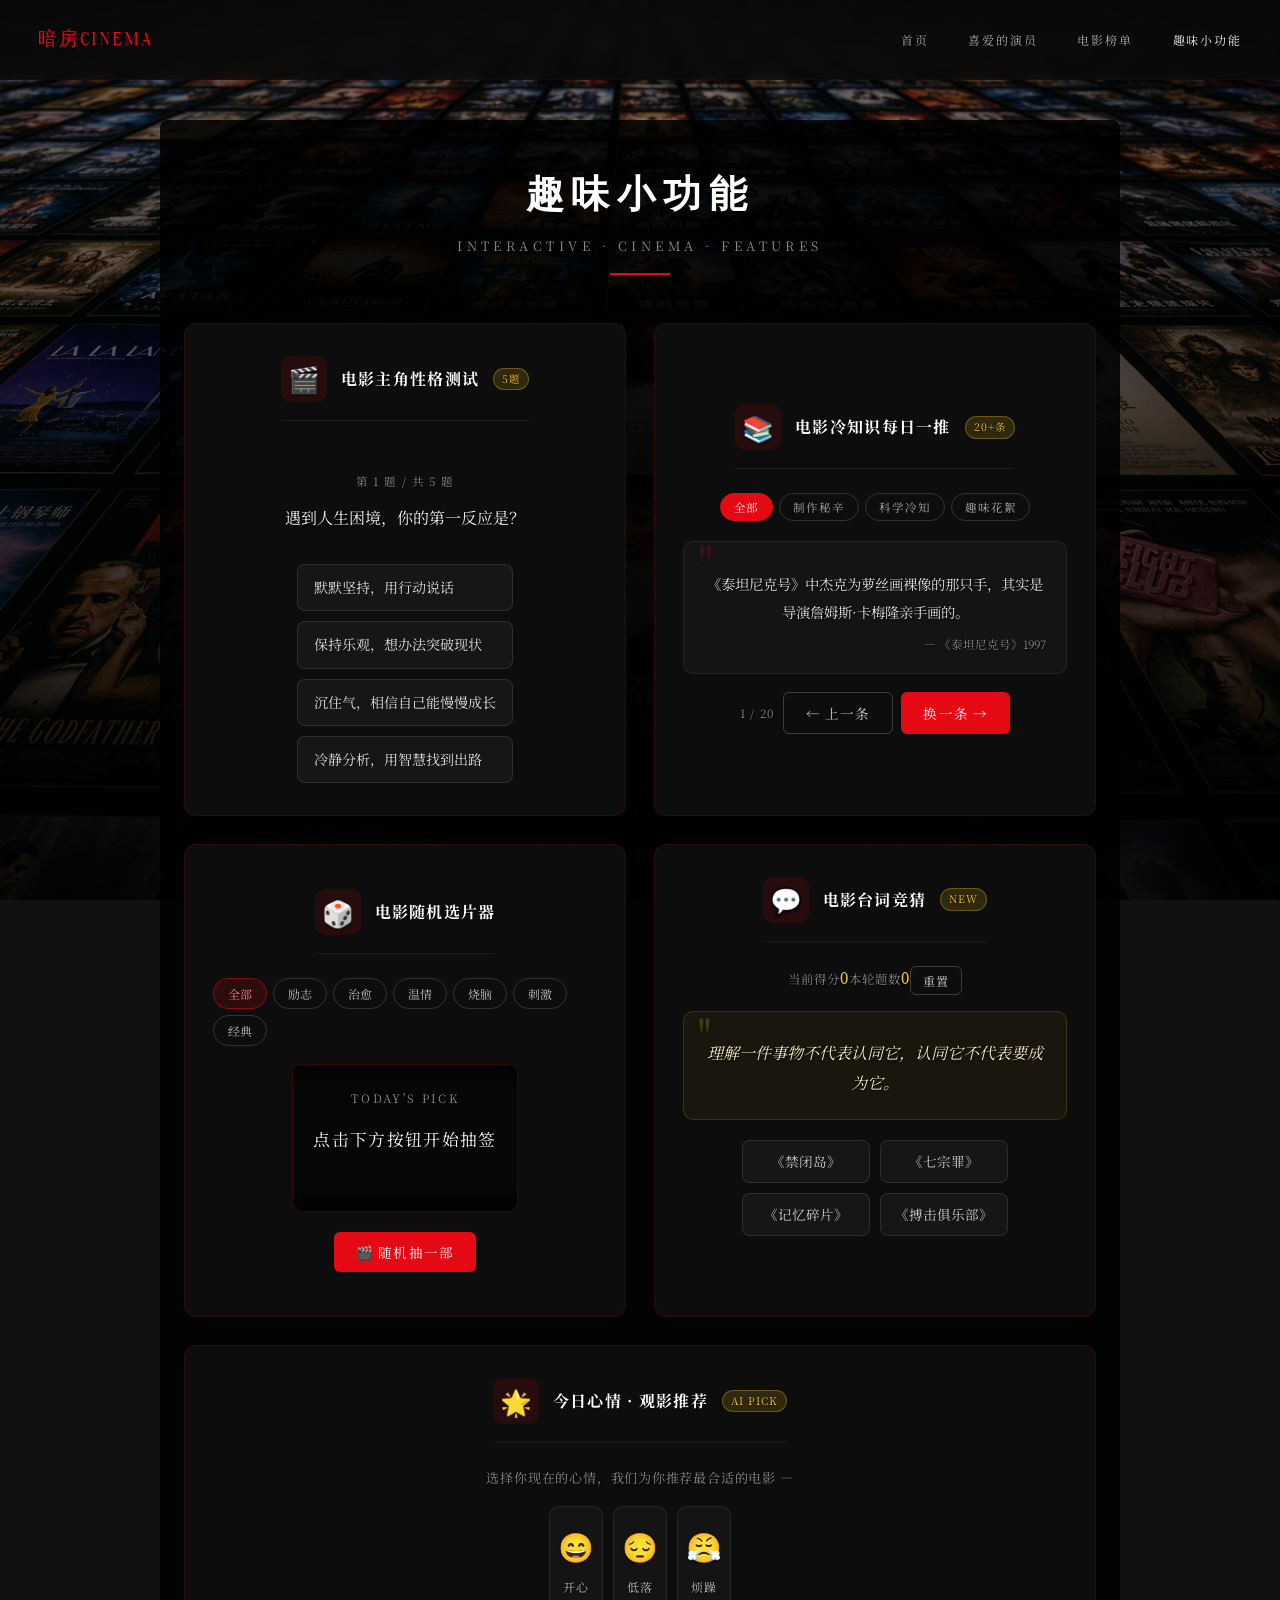
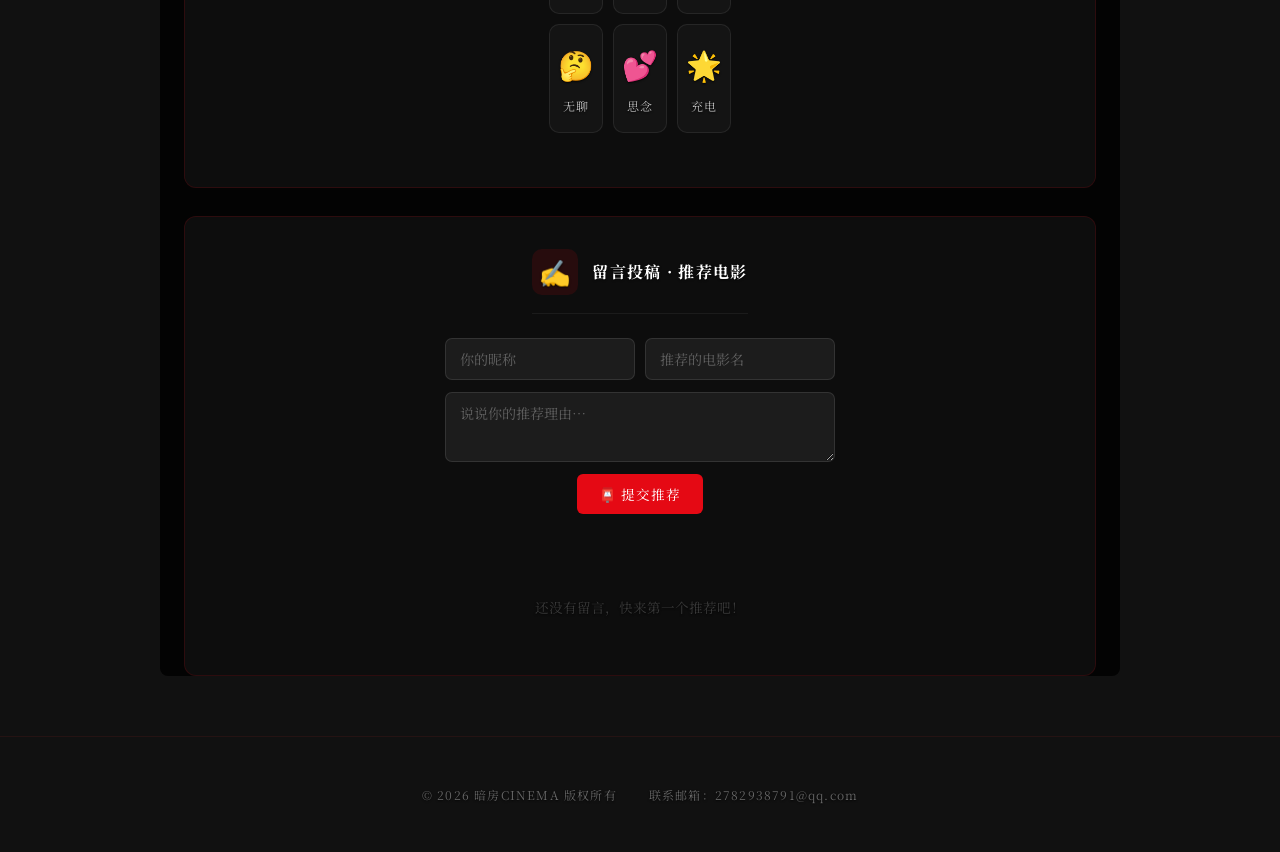
<file: pages/test.html>
<!doctype html>
<html lang="zh-CN">
  <head>
    <meta charset="UTF-8" />
    <meta name="viewport" content="width=device-width, initial-scale=1.0" />
    <title>暗房CINEMA - 趣味小功能</title>
    <link rel="stylesheet" href="../css/style.css" />
  </head>
  <body>
    <!-- 头部导航 -->
        <nav id="detailNav">
      <a href="index.html" class="site-logo">暗房CINEMA</a>
      <span id="userGreeting"></span>
      <ul class="nav-links">
            <li><a href="index.html">首页</a></li>
            <li><a href="actors.html">喜爱的演员</a></li>
            <li><a href="movie-rankings.html">电影榜单</a></li>
            <li class="active"><a href="test.html">趣味小功能</a></li>
            <li id="logoutItem" style="display:none"><a href="#" id="logoutBtn">退出</a></li>
      </ul>
    </nav>

    <div class="test-page-container">
           <div class="page-headline">
        <h2>趣味小功能</h2>
        <div class="subtitle">INTERACTIVE · CINEMA · FEATURES</div>
        <div class="red-line"></div>
      </div>

      <div class="features-grid">
        <!-- ===== 1. 电影主角性格测试 ===== -->
        <div class="feature-card">
          <div class="card-header">
            <div class="card-icon">🎬</div>
            <h3 class="card-title">电影主角性格测试</h3>
            <span class="card-badge">5题</span>
          </div>

          <div class="quiz-progress-bar">
            <div class="quiz-progress-fill" id="quizProgressFill"></div>
          </div>
          <div class="quiz-counter" id="quizCounter">第 1 题 / 共 5 题</div>
          <div class="quiz-question-text" id="quizQuestion"></div>
          <div class="quiz-options" id="quizOptions"></div>

          <div class="quiz-result-card" id="quizResult">
            <span class="result-char-emoji" id="resultEmoji"></span>
            <div class="result-char-name" id="resultName"></div>
            <div class="result-char-desc" id="resultDesc"></div>
            <div class="result-tags" id="resultTags"></div>
            <button class="btn" onclick="restartQuiz()">🔄 重新测试</button>
          </div>
        </div>

        <!-- ===== 2. 电影冷知识 ===== -->
        <div class="feature-card">
          <div class="card-header">
            <div class="card-icon">📚</div>
            <h3 class="card-title">电影冷知识每日一推</h3>
            <span class="card-badge">20+条</span>
          </div>

          <div class="fact-category-tabs" id="factTabs"></div>

          <div class="fact-card-inner">
            <span class="fact-quote-mark">"</span>
            <div class="fact-text" id="factText">加载中…</div>
            <div class="fact-source" id="factSource"></div>
          </div>

          <div class="fact-counter-row">
            <span class="fact-index" id="factIndex"></span>
            <div class="fact-actions">
              <button class="btn btn-ghost" onclick="prevFact()">← 上一条</button>
              <button class="btn" onclick="nextFact()">换一条 →</button>
            </div>
          </div>
        </div>

        <!-- ===== 3. 随机选片器 ===== -->
        <div class="feature-card">
          <div class="card-header">
            <div class="card-icon">🎲</div>
            <h3 class="card-title">电影随机选片器</h3>
          </div>

          <div class="mood-filter-row" id="moodFilterRow"></div>

          <div class="slot-machine">
            <div class="slot-label">TODAY'S PICK</div>
            <div class="slot-reel">
              <div class="slot-items-wrap" id="slotWrap">
                <div class="slot-item" id="slotItem">点击下方按钮开始抽签</div>
              </div>
            </div>
            <div class="slot-result-meta" id="slotMeta"></div>
          </div>

          <div style="text-align:center">
            <button class="btn" onclick="spinSlot()" id="spinBtn">🎬 随机抽一部</button>
          </div>
        </div>

        <!-- ===== 4. 电影台词竞猜 (NEW) ===== -->
        <div class="feature-card">
          <div class="card-header">
            <div class="card-icon">💬</div>
            <h3 class="card-title">电影台词竞猜</h3>
            <span class="card-badge">NEW</span>
          </div>

          <div class="quote-score-row">
            <span>当前得分</span>
            <span class="quote-score-num" id="quoteScore">0</span>
            <span>本轮题数</span>
            <span class="quote-score-num" id="quoteTotal">0</span>
            <button class="btn btn-ghost" style="padding:5px 12px;font-size:0.75rem" onclick="resetQuoteGame()">重置</button>
          </div>

          <div class="movie-quote-display">
            <span class="big-quote">"</span>
            <div class="quote-text" id="quoteText">加载中…</div>
          </div>

          <div class="quote-options" id="quoteOptions"></div>
          <div class="quote-feedback" id="quoteFeedback"></div>
          <div style="text-align:center">
            <button class="btn" onclick="nextQuote()" id="nextQuoteBtn" style="display:none">下一题 →</button>
          </div>
        </div>

        <!-- ===== 5. 今日心情推荐 (NEW, 全宽) ===== -->
        <div class="feature-card full-width">
          <div class="card-header">
            <div class="card-icon">🌟</div>
            <h3 class="card-title">今日心情 · 观影推荐</h3>
            <span class="card-badge">AI PICK</span>
          </div>
          <p style="font-size:0.82rem;color:var(--text-muted);margin-bottom:18px;letter-spacing:0.06em">选择你现在的心情，我们为你推荐最合适的电影 —</p>

          <div class="mood-grid" id="moodGrid"></div>

          <div class="mood-reco-card" id="moodRecoCard">
            <div class="mood-reco-title" id="moodRecoTitle"></div>
            <div class="mood-reco-reason" id="moodRecoReason"></div>
            <div class="mood-reco-movies" id="moodRecoMovies"></div>
          </div>
        </div>

        <!-- ===== 6. 留言投稿 ===== -->
        <div class="feature-card full-width">
          <div class="card-header">
            <div class="card-icon">✍️</div>
            <h3 class="card-title">留言投稿 · 推荐电影</h3>
          </div>

          <div class="message-input-group">
            <div class="msg-input-row">
              <input class="msg-input" id="userName" placeholder="你的昵称" maxlength="12" />
              <input class="msg-input" id="movieName" placeholder="推荐的电影名" maxlength="30" />
            </div>
            <textarea class="msg-textarea" id="reason" placeholder="说说你的推荐理由…" maxlength="200"></textarea>
            <div>
              <button class="btn" onclick="submitMessage()">📮 提交推荐</button>
            </div>
          </div>

          <hr class="divider">
          <div id="messageList">
            <div class="msg-empty">还没有留言，快来第一个推荐吧！</div>
          </div>
        </div>

      </div>
    </div>

    <!-- 页脚 -->
        <footer>
      <div class="footer-content">
        <span>© 2026 暗房CINEMA 版权所有</span>
        <span>联系邮箱：2782938791@qq.com</span>
      </div>
    </footer>

    <script src="../js/script.js"></script>
    <script>
      (function () {
        const user = localStorage.getItem("cinemaUser");
        if (user) {
          const logo = document.querySelector(".site-logo");
          const el = document.getElementById("userGreeting");
          const logoutItem = document.getElementById("logoutItem");
          if (logo) logo.style.display = "none";
          if (el) {
            el.textContent = user + "，欢迎来到暗房";
            el.style.display = "block";
          }
          if (logoutItem) logoutItem.style.display = "list-item";
        }
        const logoutBtn = document.getElementById("logoutBtn");
        if (logoutBtn) {
          logoutBtn.addEventListener("click", function (e) {
            e.preventDefault();
            localStorage.removeItem("cinemaUser");
            window.location.reload();
          });
        }
      })();
    </script>
  </body>
</html>
</file>
<file: css/style.css>
@import url("https://fonts.googleapis.com/css2?family=Playfair+Display:ital,wght@0,400;0,700;0,900;1,400&family=Noto+Serif+SC:wght@400;700;900&family=Oranienbaum&display=swap");

/* 全局样式 */
* {
  margin: 0;
  padding: 0;
  box-sizing: border-box;
}

body {
  font-family: "Noto Serif SC", "Playfair Display", Georgia, serif;
  background-color: #111;
  color: #fff;
  line-height: 1.6;
  font-size: 14px; /* 全局字体大小减小一个层级 */
  /* 背景图片设置：渐变遮罩 + 背景图 */
  background-image:
    linear-gradient(
      to bottom,
      rgba(0, 0, 0, 0.35) 0%,
      rgba(0, 0, 0, 0.88) 100%
    ),
    url("../images/backgrounds/background.jpg");
  background-size: cover;
  background-position: center center;
  background-repeat: no-repeat;
  background-attachment: fixed;
  /* 备用背景方案 */
  background-color: #111;
  /* 确保文本可读性 */
  text-shadow: 0 1px 2px rgba(0, 0, 0, 0.8);
}

/* 响应式背景图片调整 */
@media (max-width: 768px) {
  body {
    background-size: contain;
    background-attachment: scroll;
  }
}

/* 为内容区域添加半透明背景，增强文本可读性 */
.container {
  max-width: 1200px;
  margin: 20px auto;
  padding: 20px;
  position: relative;
  z-index: 1;
  background-color: rgba(0, 0, 0, 0.8);
  border-radius: 5px;
}

/* 确保筛选区域和电影卡片的背景 */
.filter-section,
.movie-card,
.ranking-item,
.actor-profile {
  background: rgba(0, 0, 0, 0.85);
}

/* 头部导航 */
#detailNav {
  position: fixed;
  top: 0;
  left: 0;
  width: 100%;
  z-index: 1000;
  padding: 1.5rem 3vw;
  display: flex;
  justify-content: space-between;
  align-items: center;
  background: rgba(10, 10, 10, 0.88);
  backdrop-filter: blur(8px);
  -webkit-backdrop-filter: blur(8px);
  border-bottom: 1px solid rgba(214, 40, 40, 0.08);
}

.site-logo {
  font-family: "Oranienbaum", serif;
  font-size: 1.2rem;
  color: #e50914;
  text-decoration: none;
  letter-spacing: 0.1em;
}

.nav-links {
  display: flex;
  gap: 2.5rem;
  list-style: none;
}

.nav-links a {
  color: #f0f0f0;
  text-decoration: none;
  font-size: 0.75rem;
  letter-spacing: 0.15em;
  text-transform: uppercase;
  opacity: 0.7;
  transition: opacity 0.3s ease;
}

.nav-links a:hover {
  opacity: 1;
}

.nav-links .active a {
  opacity: 1;
}

/* 登录 */
.login-section {
  position: relative;
  padding: 110px 0 40px;
}

#loginArt {
  position: absolute;
  top: 0;
  left: 0;
  width: 100%;
  height: 100%;
  z-index: 0;
  pointer-events: none;
}

.login-container {
  position: relative;
  z-index: 1;
}

.login-container {
  max-width: 480px;
  margin: 0 auto;
  padding: 35px;
  background: rgba(0, 0, 0, 0.75);
  border-radius: 8px;
  border: 1px solid rgba(214, 40, 40, 0.15);
}

.login-title {
  text-align: center;
  font-size: 1.5rem;
  margin-bottom: 28px;
  color: #f0f0f0;
  letter-spacing: 0.15em;
}

.login-form {
  display: flex;
  flex-direction: column;
  gap: 22px;
}

.form-group {
  display: flex;
  flex-direction: column;
  gap: 8px;
}

.form-group label {
  font-size: 1.05rem;
  color: #999;
  letter-spacing: 0.08em;
}

.form-group input {
  background: transparent;
  border: none;
  border-bottom: 1px solid rgba(255, 255, 255, 0.25);
  padding: 10px 0;
  color: #f0f0f0;
  font-size: 1rem;
  font-family: inherit;
  outline: none;
  transition: border-color 0.3s;
}

.form-group input::placeholder {
  color: rgba(255, 255, 255, 0.35);
}

.form-group input:focus {
  border-bottom-color: #e50914;
}

.login-btn {
  background: #e50914;
  color: #fff;
  border: none;
  padding: 12px;
  font-size: 1rem;
  letter-spacing: 0.15em;
  cursor: pointer;
  border-radius: 3px;
  margin-top: 8px;
  transition: background 0.3s;
  font-family: inherit;
}

.login-btn:hover {
  background: #c40610;
}

.login-message {
  text-align: center;
  margin-top: 10px;
  font-size: 0.9rem;
  min-height: 1.2em;
  color: #999;
}

.login-message.error {
  color: #ff4d4d;
}

.login-message.success {
  color: #e50914;
}

#userGreeting {
  display: none;
  font-family: "Oranienbaum", serif;
  font-size: 1.2rem;
  color: #e50914;
  letter-spacing: 0.1em;
}

/* 轮播图 */
.carousel {
  position: relative;
  height: 600px;
  margin-top: 70px;
  overflow: hidden;
  background: #000;
}

.carousel-container {
  position: relative;
  width: 100%;
  height: 100%;
}

.carousel-slides {
  display: flex;
  align-items: center;
  height: 100%;
  transition: transform 0.5s ease;
}

.carousel-slide {
  flex: 0 0 30%;
  height: 90%;
  padding: 0 12px;
  opacity: 0.35;
  filter: brightness(0.45);
  transform: scale(0.9);
  transition:
    opacity 0.5s ease,
    filter 0.5s ease,
    transform 0.5s ease;
}

.carousel-slide.active {
  opacity: 1;
  filter: brightness(1);
  transform: scale(1);
  z-index: 1;
}

.carousel-slide img {
  width: 100%;
  height: 100%;
  object-fit: contain;
  border-radius: 6px;
}

.carousel-prev,
.carousel-next {
  position: absolute;
  top: 50%;
  transform: translateY(-50%);
  background: rgba(0, 0, 0, 0.5);
  color: #fff;
  border: none;
  font-size: 30px;
  padding: 10px;
  cursor: pointer;
  z-index: 10;
}

.carousel-prev {
  left: 20px;
}

.carousel-next {
  right: 20px;
}

.carousel-indicators {
  position: absolute;
  bottom: 20px;
  left: 50%;
  transform: translateX(-50%);
  display: flex;
}

.indicator {
  width: 10px;
  height: 10px;
  border-radius: 50%;
  background: rgba(255, 255, 255, 0.5);
  border: none;
  margin: 0 5px;
  cursor: pointer;
}

.indicator.active {
  background: #e50914;
}

/* 通用部分样式 */
.section-title {
  font-size: 28px; /* 字体大小减小一个层级 */
  margin: 40px 0 20px;
  color: #fff;
}

/* 小组介绍 */
.team-section {
  padding: 60px 0;
  background: transparent;
}

.team-info {
  text-align: center;
}

.team-name {
  font-size: 20px; /* 字体大小减小一个层级 */
  margin: 20px 0;
  color: #e50914;
}

.team-description {
  font-size: 16px; /* 字体大小减小一个层级 */
  margin: 20px 0;
  max-width: 800px;
  margin-left: auto;
  margin-right: auto;
}

.team-members {
  display: flex;
  justify-content: center;
  gap: 50px;
  margin-top: 30px;
  margin-bottom: 30px;
}

.member {
  display: flex;
  flex-direction: column;
  align-items: center;
  gap: 10px;
}

.member-avatar {
  width: 140px;
  height: 140px;
  border-radius: 50%;
  object-fit: cover;
  border: 3px solid #000;
}

.member-name {
  font-size: 14px;
  color: #fff;
}

/* 热门电影 */
.movies-section {
  padding: 60px 0;
}

.movies-grid {
  display: grid;
  grid-template-columns: repeat(auto-fill, minmax(200px, 1fr));
  gap: 20px;
}

.movie-card {
  background: #111;
  border-radius: 5px;
  overflow: hidden;
  transition:
    transform 0.3s ease,
    box-shadow 0.3s ease;
}

.movie-card:hover {
  transform: scale(1.05);
  box-shadow: 0 5px 15px rgba(0, 0, 0, 0.5);
}

.movie-card img {
  width: 100%;
  height: 300px;
  object-fit: cover;
}

.movie-title {
  font-size: 16px; /* 字体大小减小一个层级 */
  padding: 10px;
}

.movie-rating {
  padding: 0 10px 10px;
  color: #e50914;
  font-weight: bold;
}

.movie-description {
  padding: 0 10px 15px;
  font-size: 14px;
  line-height: 1.4;
  display: -webkit-box;
  -webkit-line-clamp: 2;
  -webkit-box-orient: vertical;
  overflow: hidden;
}

/* 经典电影推荐 */
.classic-movies-section {
  padding: 100px 0 60px;
}

.movies-container {
  display: flex;
  flex-wrap: wrap;
  gap: 30px;
}

.classic-movies-section .movie-card {
  flex: 0 0 calc(33.333% - 20px);
  background: #111;
  border-radius: 5px;
  overflow: hidden;
  transition:
    transform 0.3s ease,
    box-shadow 0.3s ease;
}

.classic-movies-section .movie-card:hover {
  transform: scale(1.05);
  box-shadow: 0 5px 15px rgba(0, 0, 0, 0.5);
}

.classic-movies-section .movie-card img {
  width: 100%;
  height: 200px;
  object-fit: cover;
}

.classic-movies-section .movie-info {
  padding: 15px;
}

.classic-movies-section .movie-title {
  padding: 0;
}

.classic-movies-section .movie-meta {
  display: flex;
  gap: 15px;
  margin: 10px 0;
  font-size: 14px;
  color: #999;
}

.classic-movies-section .movie-description {
  margin-top: 15px;
  padding: 0;
}

.classic-movies-section .description-text {
  font-size: 14px;
  line-height: 1.4;
  max-height: 80px;
  overflow: hidden;
  transition: max-height 0.3s ease;
}

.classic-movies-section .description-text.expanded {
  max-height: 300px;
}

.classic-movies-section .expand-btn {
  background: #e50914;
  color: #fff;
  border: none;
  padding: 5px 10px;
  border-radius: 3px;
  cursor: pointer;
  margin-top: 10px;
  font-size: 14px;
}

/* 喜爱的演员 */
.actors-section {
  padding: 100px 0 60px;
}

.actors-container {
  display: flex;
  flex-direction: column;
  gap: 100px;
}

.actor-profile {
  background: #111;
  border-radius: 5px;
  padding: 30px;
}
.bio-text {
  /* 限制默认显示3行，超出隐藏 */
  display: -webkit-box;
  -webkit-line-clamp: 3;
  -webkit-box-orient: vertical;
  overflow: hidden;
  transition: all 0.3s ease;
  margin: 0 0 8px 0;
}

.bio-text.expanded {
  -webkit-line-clamp: unset;
}

.toggle-text {
  color: #007bff;
  cursor: pointer; /* 鼠标悬浮变手型，提示可点击 */
  font-size: 14px;
}
.toggle-text:hover {
  text-decoration: underline;
}

.actor-bio a {
  text-decoration: none;
  color: rgb(36, 177, 228);
}

.actor-bio a:hover {
  text-decoration: underline;
}

.actor-info {
  display: flex;
  gap: 30px;
  margin-bottom: 30px;
}

.actor-photo {
  width: 200px;
  height: 200px;
  border-radius: 5px;
  object-fit: cover;
}

.actor-details h3 {
  font-size: 20px; /* 字体大小减小一个层级 */
  margin-bottom: 15px;
  color: #e50914;
}

.actor-details p {
  margin-bottom: 10px;
  font-size: 14px; /* 字体大小减小一个层级 */
}

.actor-bio {
  margin-top: 20px;
  line-height: 1.6;
}
.actor-filmography {
  display: flex;
  gap: 300px;
}
.timeline {
  position: relative;
  padding-left: 30px;
}

.timeline::before {
  content: "";
  position: absolute;
  left: 10px;
  top: 0;
  bottom: 0;
  width: 2px;
  background: #e50914;
}

.timeline-item {
  position: relative;
  margin-bottom: 20px;
}

.timeline-item::before {
  content: "";
  position: absolute;
  left: -30px;
  top: 5px;
  width: 20px;
  height: 20px;
  border-radius: 50%;
  background: #e50914;
}

.timeline-year {
  font-size: 16px; /* 字体大小减小一个层级 */
  font-weight: bold;
  margin-bottom: 5px;
  color: #e50914;
}

.timeline-content h5 {
  font-size: 14px; /* 字体大小减小一个层级 */
  margin-bottom: 5px;
  transition: all 0.3s;
}

.timeline-content h5:hover {
  transform: translateY(-5px);
  color: red;
}

.timeline-content a {
  text-decoration: none;
  color: #fff;
}
.stage-photo {
  width: 400px;
  height: 300px;
}
/* 用独立类名，避免和项目其他样式冲突 */
.actor-movies-module {
  max-width: 100%;
  margin: 20px 0;
  padding: 0;
}

.movie-grid {
  display: grid;
  gap: 16px;
}

.movie-item {
  display: flex;
  gap: 10px;
  padding-bottom: 12px;
  border-bottom: 1px solid #eee;
}

.movie-poster {
  width: 70px;
  height: 100px;
  object-fit: cover;
  border-radius: 4px;
  flex-shrink: 0;
}

.movie-info {
  flex: 1;
}

.movie-title {
  font-size: 15px;
  font-weight: 600;
  margin-bottom: 4px;
}

.movie-date {
  font-size: 12px;
  font-weight: normal;
  margin-left: 4px;
}

.movie-details p {
  font-size: 13px;
  line-height: 1.5;
  margin: 2px 0;
}

.movie-desc {
  font-size: 13px;
  line-height: 1.5;
  margin-top: 4px;
  display: -webkit-box;
  -webkit-line-clamp: 2; /* 默认显示2行 */
  -webkit-box-orient: vertical;
  overflow: hidden;
  transition: all 0.3s ease;
}

.movie-desc.expanded {
  -webkit-line-clamp: unset;
}

.toggle-text {
  display: inline-block;
  margin-top: 4px;
  font-size: 13px;
  color: #0066cc;
  cursor: pointer;
}

.toggle-text:hover {
  text-decoration: underline;
}

.movie-page {
  display: grid;
  grid-template-columns: repeat(2, 1fr);
  gap: 16px;
}
/* 隐藏非当前页 */
.movie-page:not(.active) {
  display: none;
}
/* 分页控制条样式 */
.movie-pagination {
  text-align: center;
  margin-top: 20px;
  font-size: 14px;
  color: #666;
}
.page-btn {
  display: inline-block;
  margin: 0 10px;
  cursor: pointer;
  color: #333;
  font-size: 16px;
}
.page-btn:hover {
  color: #007bff;
}
/* 禁用状态（比如第1页时，上一页按钮不可点击） */
.page-btn.disabled {
  color: #ccc;
  cursor: not-allowed;
}

/* 响应式适配：小屏幕变成一列 */
@media (max-width: 600px) {
  .movie-grid {
    grid-template-columns: 1fr;
  }
}
.awards-list {
  display: grid;
  grid-template-columns: repeat(auto-fill, minmax(350px, 1fr));
  gap: 1.5rem;
  margin-top: 1rem;
}
.award-item {
  background-color: #1e1e1e;
  padding: 1.2rem;
  border-radius: 8px;
  border-left: 4px solid #ff3333;
  transition: all 0.3s ease;
}
.award-item:hover {
  transform: translateY(-5px);
  box-shadow: 0 6px 16px rgba(255, 0, 0, 0.15);
}
.award-year {
  color: #ff3333;
  font-weight: bold;
  font-size: 1.1rem;
  margin-bottom: 0.3rem;
}
.award-name {
  color: #ffffff;
  font-size: 1rem;
  margin-bottom: 0.3rem;
}
.award-work {
  color: #bbbbbb;
  font-size: 0.9rem;
}

/* 电影榜单 */
.rankings-section {
  padding: 100px 0 60px;
}

.search-section {
  margin-bottom: 30px;
  display: flex;
  flex-wrap: wrap;
  gap: 10px;
  align-items: center;
}

.search-input {
  flex: 1;
  min-width: 200px;
  padding: 15px;
  font-size: 16px;
  border: none;
  border-radius: 5px;
  background: #333;
  color: #fff;
}

.search-btn {
  background: #e50914;
  color: #fff;
  border: none;
  padding: 15px 30px;
  border-radius: 5px;
  font-size: 16px;
  cursor: pointer;
  transition: background 0.3s;
}

.search-btn:hover {
  background: #c40610;
}

.clear-btn {
  background: #666;
  color: #fff;
  border: none;
  padding: 15px 20px;
  border-radius: 5px;
  font-size: 16px;
  cursor: pointer;
  transition: background 0.3s;
}

.clear-btn:hover {
  background: #888;
}

.search-result-count {
  width: 100%;
  font-size: 14px;
  color: #999;
  padding: 10px 0;
}

.filter-section {
  background: #111;
  padding: 20px;
  border-radius: 5px;
  margin-bottom: 30px;
}

.filter-title {
  font-size: 18px; /* 字体大小减小一个层级 */
  margin-bottom: 15px;
}

.filter-options {
  display: flex;
  gap: 30px;
  flex-wrap: wrap;
}

.filter-group {
  flex: 1;
  min-width: 200px;
}

.filter-group h4 {
  margin-bottom: 10px;
  font-size: 14px; /* 字体大小减小一个层级 */
}

.filter-buttons {
  display: flex;
  gap: 10px;
  flex-wrap: wrap;
}

.filter-combination {
  display: flex;
  gap: 20px;
  margin-top: 10px;
}

.filter-combination label {
  color: #ddd;
  font-size: 14px;
  display: flex;
  align-items: center;
  gap: 5px;
}

.filter-combination input[type="radio"] {
  accent-color: #e50914;
}

.filter-management {
  display: flex;
  flex-wrap: wrap;
  gap: 10px;
  margin-top: 10px;
}

.filter-btn {
  background: #333;
  color: #fff;
  border: none;
  padding: 8px 15px;
  border-radius: 3px;
  cursor: pointer;
  font-size: 14px;
  transition: background 0.3s;
}

.filter-btn:hover {
  background: #e50914;
}

.filter-btn.active {
  background: #e50914;
}

/* 加载状态 */
.loading {
  display: flex;
  flex-direction: column;
  align-items: center;
  justify-content: center;
  padding: 40px;
  background: #111;
  border-radius: 5px;
  margin-bottom: 30px;
}

.loading-spinner {
  width: 50px;
  height: 50px;
  border: 5px solid #333;
  border-top: 5px solid #e50914;
  border-radius: 50%;
  animation: spin 1s linear infinite;
  margin-bottom: 20px;
}

@keyframes spin {
  0% {
    transform: rotate(0deg);
  }
  100% {
    transform: rotate(360deg);
  }
}

.rankings-list {
  display: flex;
  flex-direction: column;
  gap: 20px;
  margin-bottom: 30px;
}

.ranking-item {
  display: flex;
  align-items: center;
  background: #111;
  padding: 15px;
  border-radius: 5px;
  transition:
    background 0.3s,
    box-shadow 0.3s,
    transform 0.2s;
  cursor: pointer;
  border: 2px solid transparent;
}

.ranking-item:hover {
  background: #1a1a1a;
  transform: translateX(5px);
}

.ranking-item.selected {
  background: #1a1a1a;
  border-color: #e50914;
  box-shadow: 0 0 15px rgba(229, 9, 20, 0.3);
}

.ranking-item.highlighted {
  background: #2a2a2a;
  border-color: #f5c518;
}

.ranking-number {
  font-size: 24px;
  font-weight: bold;
  color: #e50914;
  width: 40px;
}

.poster-container {
  width: 100px;
  height: 150px;
  border-radius: 3px;
  overflow: hidden;
  margin-right: 25px;
  background-color: #333;
  display: flex;
  align-items: center;
  justify-content: center;
  flex-shrink: 0;
  box-shadow: 0 2px 8px rgba(0, 0, 0, 0.3);
}

.poster-container a {
  display: block;
  width: 100%;
  height: 100%;
}

.ranking-poster {
  width: 100%;
  height: 100%;
  object-fit: cover;
  object-position: center top;
  transition: transform 0.3s ease;
  display: block;
}

.ranking-item:hover .ranking-poster {
  transform: scale(1.05);
}

.ranking-info {
  flex: 1;
}

.ranking-title {
  font-size: 16px; /* 字体大小减小一个层级 */
  margin-bottom: 8px;
  color: #fff;
}

.movie-meta {
  margin: 0 0 15px 0;
  padding: 0;
  display: flex;
  flex-wrap: wrap;
  gap: 10px 20px;
}

.meta-label {
  display: inline;
  font-size: 14px;
  color: #999;
  margin-right: 5px;
  font-weight: 500;
}

.meta-value {
  display: inline;
  font-size: 14px;
  color: #ddd;
  margin-right: 15px;
}

.separator {
  color: #666;
  margin: 0 5px;
}

.highlight {
  background-color: #f5c518;
  color: #000;
  padding: 0 2px;
  border-radius: 2px;
}

.ranking-rating {
  display: flex;
  align-items: center;
  gap: 10px;
  margin: 15px 0;
}

.stars {
  color: #f5c518;
  font-size: 16px;
}

.rating-score {
  color: #e50914;
  font-weight: bold;
  font-size: 18px;
}

.ranking-votes {
  font-size: 14px;
  color: #999;
}

.detail-link {
  display: inline-block;
  margin-top: 10px;
  color: #e50914;
  text-decoration: none;
  font-size: 14px;
  transition: color 0.3s;
}

.detail-link:hover {
  color: #f5c518;
  text-decoration: underline;
}

/* 引言部分样式，严格仿照提供的图片样式 */
.ranking-quote {
  font-size: 14px;
  color: #fff;
  font-style: italic;
  margin: 10px 0;
  padding: 10px;
  background-color: rgba(51, 51, 51, 0.5);
  border-radius: 3px;
  line-height: 1.5;
}

/* 分页控件 */
.pagination {
  display: flex;
  align-items: center;
  justify-content: center;
  gap: 10px;
  margin-top: 30px;
}

.pagination-btn {
  background: #333;
  color: #fff;
  border: none;
  padding: 10px 20px;
  border-radius: 5px;
  cursor: pointer;
  font-size: 14px;
  transition: background 0.3s;
}

.pagination-btn:hover {
  background: #e50914;
}

.pagination-btn:disabled {
  background: #222;
  color: #666;
  cursor: not-allowed;
}

.pagination-numbers {
  display: flex;
  gap: 5px;
}

.pagination-number {
  background: #333;
  color: #fff;
  border: none;
  width: 30px;
  height: 30px;
  border-radius: 5px;
  cursor: pointer;
  font-size: 14px;
  transition: background 0.3s;
  display: flex;
  align-items: center;
  justify-content: center;
}

.pagination-number:hover {
  background: #e50914;
}

.pagination-number.active {
  background: #e50914;
}

/* 页脚 */
footer {
  padding: 3rem 5vw;
  border-top: 1px solid rgba(214, 40, 40, 0.1);
  display: flex;
  justify-content: space-between;
  align-items: center;
  font-size: 0.75rem;
  color: #666;
  letter-spacing: 0.1em;
}

.footer-content {
  display: flex;
  justify-content: space-between;
  align-items: center;
  gap: 2rem;
  max-width: 1200px;
  margin: 0 auto;
  padding: 0 2rem;
}

/* 响应式设计 */
@media (max-width: 768px) {
  .carousel {
    height: 350px;
  }

  .movies-grid {
    grid-template-columns: repeat(auto-fill, minmax(150px, 1fr));
  }

  .classic-movies-section .movie-card {
    flex: 0 0 100%;
  }

  .actor-info {
    flex-direction: column;
    text-align: center;
  }

  .actor-photo {
    margin: 0 auto;
  }

  .filter-options {
    flex-direction: column;
    gap: 20px;
  }

  .footer-content {
    flex-direction: column;
    text-align: center;
    gap: 20px;
  }

  /* 电影榜单响应式 */
  .ranking-item {
    flex-direction: column;
    align-items: flex-start;
    padding: 15px;
  }

  .ranking-number {
    width: 100%;
    padding-top: 0;
    margin-bottom: 10px;
  }

  .poster-container {
    width: 80px;
    height: 120px;
    margin-right: 0;
    margin-bottom: 15px;
  }

  .ranking-info {
    width: 100%;
  }

  .ranking-title {
    font-size: 18px;
    flex-wrap: wrap;
  }

  .movie-meta {
    flex-direction: column;
    gap: 8px;
  }

  .meta-label,
  .meta-value {
    display: block;
  }

  .ranking-rating {
    flex-wrap: wrap;
    gap: 5px;
    padding: 8px;
  }

  .filter-buttons {
    flex-wrap: wrap;
  }

  .filter-btn {
    margin-bottom: 5px;
  }

  .member-avatar {
    width: 100px;
    height: 100px;
  }
}

@media (max-width: 480px) {
  .container {
    padding: 0 15px;
  }

  .ranking-item {
    padding: 10px;
  }

  .ranking-title {
    font-size: 16px;
  }

  .ranking-director,
  .ranking-actors,
  .ranking-genre-year {
    font-size: 12px;
  }

  .poster-container {
    width: 60px;
    height: 90px;
  }

  .pagination {
    flex-wrap: wrap;
  }

  .pagination-numbers {
    flex-wrap: wrap;
    justify-content: center;
  }
}

/* 补充测试页面专属样式 */
.test-page-container {
  max-width: 1200px;
  margin: 80px auto 40px;
  padding: 20px;
  background: rgba(0, 0, 0, 0.85);
  border-radius: 8px;
}

.test-page-title {
  font-size: 24px;
  color: #e50914;
  margin-bottom: 30px;
  text-align: center;
}

/* 通用按钮增强（可选追加） */
.btn-primary {
  background: #e50914;
  color: #fff;
  border: none;
  padding: 10px 20px;
  border-radius: 5px;
  cursor: pointer;
  transition: background 0.3s;
}

.btn-primary:hover {
  background: #c40610;
}

/* 四个功能板块布局样式 */
.features-grid {
  display: grid;
  grid-template-columns: repeat(auto-fill, minmax(200px, 1fr));
  gap: 20px;
  margin-top: 20px;
}

/* 板块卡片样式（和热门电影卡片一致） */
.feature-card {
  background: #111;
  border-radius: 5px;
  overflow: hidden;
  transition:
    transform 0.3s ease,
    box-shadow 0.3s ease;
  padding: 20px;
  text-align: center;
  min-height: 200px;
  display: flex;
  flex-direction: column;
  justify-content: center;
  align-items: center;
}

/* 悬浮效果（和热门电影卡片一致） */
.feature-card:hover {
  transform: scale(1.05);
  box-shadow: 0 5px 15px rgba(0, 0, 0, 0.5);
}

/* 板块图标/标题/描述样式 */
.feature-icon {
  font-size: 36px;
  color: #e50914;
  margin-bottom: 15px;
}

.feature-title {
  font-size: 16px;
  margin-bottom: 10px;
  color: #fff;
}

.feature-desc {
  font-size: 14px;
  color: #999;
  line-height: 1.4;
}

/* 响应式适配（和首页布局一致） */
@media (max-width: 768px) {
  .features-grid {
    grid-template-columns: repeat(auto-fill, minmax(150px, 1fr));
  }
  .feature-card {
    min-height: 180px;
    padding: 15px;
  }
  .feature-icon {
    font-size: 28px;
  }
}

@media (max-width: 480px) {
  .features-grid {
    grid-template-columns: 1fr;
  }
}

/* --------------------
test.html 四个交互板块专用样式
不影响任何原有布局、头部、页脚
-------------------- */
/* 电影小测试 & 四个功能竖排样式 */
/* ===== 趣味小功能专属增强样式 ===== */
@import url("https://fonts.googleapis.com/css2?family=Playfair+Display:ital,wght@0,400;0,700;0,900;1,400&family=Noto+Serif+SC:wght@400;700;900&family=Oranienbaum&display=swap");

:root {
  --red: #e50914;
  --red-dark: #c40610;
  --gold: #f5c518;
  --bg-card: rgba(15, 15, 15, 0.92);
  --bg-input: rgba(30, 30, 30, 0.9);
  --text-muted: #888;
  --border: rgba(229, 9, 20, 0.15);
}

/* 页面容器 */
.test-page-container {
  max-width: 960px;
  margin: 120px auto 60px;
  padding: 0 24px;
}

/* 页面大标题 */
.page-headline {
  text-align: center;
  margin-bottom: 48px;
  padding-top: 45px;
}
.page-headline h2 {
  font-family: "Oranienbaum", serif;
  font-size: 2.4rem;
  letter-spacing: 0.2em;
  color: #fff;
  margin-bottom: 10px;
}
.page-headline .subtitle {
  font-size: 0.8rem;
  letter-spacing: 0.35em;
  text-transform: uppercase;
  color: var(--text-muted);
}
.page-headline .red-line {
  width: 60px;
  height: 2px;
  background: var(--red);
  margin: 16px auto 0;
}

/* 功能网格 */
.features-grid {
  display: grid;
  grid-template-columns: 1fr 1fr;
  gap: 28px;
}
.feature-card {
  background: var(--bg-card);
  border-radius: 12px;
  padding: 32px 28px;
  border: 1px solid var(--border);
  transition:
    border-color 0.3s,
    box-shadow 0.3s,
    transform 0.3s;
  position: relative;
  overflow: hidden;
}
.feature-card::before {
  content: "";
  position: absolute;
  top: 0;
  left: 0;
  width: 3px;
  height: 100%;
  background: var(--red);
  opacity: 0;
  transition: opacity 0.3s;
}
.feature-card:hover {
  border-color: rgba(229, 9, 20, 0.35);
  box-shadow: 0 8px 32px rgba(0, 0, 0, 0.5);
  transform: translateY(-3px);
}
.feature-card:hover::before {
  opacity: 1;
}

/* 卡片头 */
.card-header {
  display: flex;
  align-items: center;
  gap: 14px;
  margin-bottom: 24px;
  padding-bottom: 18px;
  border-bottom: 1px solid rgba(255, 255, 255, 0.06);
}
.card-icon {
  font-size: 1.6rem;
  width: 46px;
  height: 46px;
  background: rgba(229, 9, 20, 0.12);
  border-radius: 10px;
  display: flex;
  align-items: center;
  justify-content: center;
  flex-shrink: 0;
}
.card-title {
  font-family: "Noto Serif SC", serif;
  font-size: 1rem;
  font-weight: 700;
  color: #fff;
  letter-spacing: 0.08em;
  margin: 0;
}
.card-badge {
  font-size: 0.65rem;
  background: rgba(245, 197, 24, 0.15);
  color: var(--gold);
  border: 1px solid rgba(245, 197, 24, 0.3);
  padding: 2px 8px;
  border-radius: 20px;
  letter-spacing: 0.1em;
  margin-left: auto;
  white-space: nowrap;
}

/* 通用按钮 */
.btn {
  display: inline-flex;
  align-items: center;
  gap: 8px;
  background: var(--red);
  color: #fff;
  border: none;
  padding: 10px 22px;
  border-radius: 6px;
  cursor: pointer;
  font-family: "Noto Serif SC", serif;
  font-size: 0.85rem;
  letter-spacing: 0.08em;
  transition:
    background 0.25s,
    transform 0.15s;
}
.btn:hover {
  background: var(--red-dark);
  transform: scale(1.03);
}
.btn:active {
  transform: scale(0.98);
}
.btn-ghost {
  background: transparent;
  border: 1px solid rgba(255, 255, 255, 0.2);
  color: #ccc;
}
.btn-ghost:hover {
  background: rgba(255, 255, 255, 0.06);
  transform: scale(1.03);
}

/* ===== 1. 性格测试 ===== */
.quiz-progress-bar {
  height: 3px;
  background: rgba(255, 255, 255, 0.08);
  border-radius: 2px;
  margin-bottom: 24px;
  overflow: hidden;
}
.quiz-progress-fill {
  height: 100%;
  background: var(--red);
  border-radius: 2px;
  transition: width 0.4s ease;
  width: 0%;
}
.quiz-counter {
  font-size: 0.72rem;
  color: var(--text-muted);
  letter-spacing: 0.12em;
  text-transform: uppercase;
  margin-bottom: 14px;
}
.quiz-question-text {
  font-size: 1rem;
  color: #f0f0f0;
  line-height: 1.7;
  margin-bottom: 20px;
  min-height: 2.5em;
  font-family: "Noto Serif SC", serif;
}
.quiz-options {
  display: flex;
  flex-direction: column;
  gap: 10px;
}
.quiz-option-btn {
  background: rgba(255, 255, 255, 0.04);
  color: #ddd;
  border: 1px solid rgba(255, 255, 255, 0.1);
  padding: 12px 16px;
  border-radius: 8px;
  cursor: pointer;
  text-align: left;
  font-family: "Noto Serif SC", serif;
  font-size: 0.88rem;
  line-height: 1.5;
  transition: all 0.2s;
  position: relative;
  overflow: hidden;
}
.quiz-option-btn::before {
  content: "";
  position: absolute;
  left: 0;
  top: 0;
  bottom: 0;
  width: 0;
  background: rgba(229, 9, 20, 0.15);
  transition: width 0.2s;
}
.quiz-option-btn:hover {
  border-color: rgba(229, 9, 20, 0.5);
  color: #fff;
}
.quiz-option-btn:hover::before {
  width: 100%;
}
.quiz-result-card {
  display: none;
  text-align: center;
  padding: 20px 10px;
  animation: fadeSlideUp 0.5s ease forwards;
}
.quiz-result-card.show {
  display: block;
}
.result-char-emoji {
  font-size: 3.5rem;
  margin-bottom: 12px;
  display: block;
  animation: popIn 0.5s 0.2s both;
}
.result-char-name {
  font-family: "Oranienbaum", serif;
  font-size: 1.5rem;
  color: var(--gold);
  margin-bottom: 8px;
  letter-spacing: 0.15em;
}
.result-char-desc {
  font-size: 0.88rem;
  color: #bbb;
  line-height: 1.8;
  max-width: 340px;
  margin: 0 auto 20px;
}
.result-tags {
  display: flex;
  flex-wrap: wrap;
  gap: 8px;
  justify-content: center;
  margin-bottom: 20px;
}
.result-tag {
  font-size: 0.72rem;
  background: rgba(229, 9, 20, 0.12);
  color: #e88;
  border: 1px solid rgba(229, 9, 20, 0.25);
  padding: 4px 12px;
  border-radius: 20px;
  letter-spacing: 0.1em;
}

/* ===== 2. 电影冷知识 ===== */
.fact-category-tabs {
  display: flex;
  gap: 6px;
  flex-wrap: wrap;
  margin-bottom: 20px;
}
.fact-tab {
  font-size: 0.72rem;
  padding: 5px 13px;
  border-radius: 20px;
  border: 1px solid rgba(255, 255, 255, 0.15);
  background: transparent;
  color: #aaa;
  cursor: pointer;
  font-family: "Noto Serif SC", serif;
  letter-spacing: 0.08em;
  transition: all 0.2s;
}
.fact-tab.active {
  background: var(--red);
  border-color: var(--red);
  color: #fff;
}
.fact-card-inner {
  background: rgba(255, 255, 255, 0.03);
  border: 1px solid rgba(255, 255, 255, 0.07);
  border-radius: 10px;
  padding: 20px;
  margin-bottom: 18px;
  min-height: 100px;
  position: relative;
}
.fact-quote-mark {
  font-family: "Playfair Display", serif;
  font-size: 4rem;
  color: var(--red);
  opacity: 0.18;
  position: absolute;
  top: -8px;
  left: 12px;
  line-height: 1;
  user-select: none;
}
.fact-text {
  font-size: 0.9rem;
  color: #ddd;
  line-height: 1.9;
  position: relative;
  z-index: 1;
  padding-top: 8px;
  font-family: "Noto Serif SC", serif;
  transition: opacity 0.25s;
}
.fact-source {
  font-size: 0.72rem;
  color: var(--text-muted);
  text-align: right;
  margin-top: 10px;
}
.fact-counter-row {
  display: flex;
  justify-content: space-between;
  align-items: center;
  gap: 9px;
}
.fact-index {
  font-size: 0.72rem;
  color: var(--text-muted);
  letter-spacing: 0.1em;
}
.fact-actions {
  display: flex;
  gap: 8px;
}

/* ===== 3. 随机选片器 ===== */
.slot-machine {
  background: rgba(0, 0, 0, 0.5);
  border: 1px solid rgba(229, 9, 20, 0.2);
  border-radius: 10px;
  padding: 24px 20px;
  text-align: center;
  margin-bottom: 20px;
  min-height: 90px;
  position: relative;
  overflow: hidden;
}
.slot-machine::before,
.slot-machine::after {
  content: "";
  position: absolute;
  left: 0;
  right: 0;
  height: 24px;
  z-index: 2;
  pointer-events: none;
}
.slot-machine::before {
  top: 0;
  background: linear-gradient(to bottom, rgba(0, 0, 0, 0.7), transparent);
}
.slot-machine::after {
  bottom: 0;
  background: linear-gradient(to top, rgba(0, 0, 0, 0.7), transparent);
}
.slot-reel {
  overflow: hidden;
  height: 44px;
}
.slot-items-wrap {
  transition: transform 0.05s linear;
}
.slot-item {
  height: 44px;
  line-height: 44px;
  font-family: "Noto Serif SC", serif;
  font-size: 1.05rem;
  color: #fff;
  letter-spacing: 0.08em;
}
.slot-label {
  font-size: 0.72rem;
  color: var(--text-muted);
  letter-spacing: 0.2em;
  text-transform: uppercase;
  margin-bottom: 10px;
}
.slot-result-meta {
  font-size: 0.8rem;
  color: #aaa;
  margin-top: 10px;
  min-height: 1.2em;
}
.slot-genre-tag {
  display: inline-block;
  font-size: 0.7rem;
  padding: 3px 10px;
  border-radius: 20px;
  margin: 2px;
}
.mood-filter-row {
  display: flex;
  gap: 6px;
  flex-wrap: wrap;
  margin-bottom: 18px;
}
.mood-btn {
  font-size: 0.75rem;
  padding: 6px 14px;
  border-radius: 20px;
  border: 1px solid rgba(255, 255, 255, 0.15);
  background: transparent;
  color: #bbb;
  cursor: pointer;
  font-family: "Noto Serif SC", serif;
  transition: all 0.2s;
}
.mood-btn.active {
  background: rgba(229, 9, 20, 0.15);
  border-color: rgba(229, 9, 20, 0.5);
  color: #ff8888;
}

/* ===== 4. 电影台词竞猜 (NEW) ===== */
.quote-game-wrap {
}
.movie-quote-display {
  background: rgba(245, 197, 24, 0.05);
  border: 1px solid rgba(245, 197, 24, 0.15);
  border-radius: 10px;
  padding: 20px 22px;
  margin-bottom: 20px;
  position: relative;
}
.movie-quote-display .big-quote {
  font-family: "Playfair Display", serif;
  font-size: 3.5rem;
  color: var(--gold);
  opacity: 0.2;
  position: absolute;
  top: -4px;
  left: 12px;
  line-height: 1;
}
.quote-text {
  font-family: "Noto Serif SC", serif;
  font-size: 1rem;
  font-style: italic;
  color: #f0e6c0;
  line-height: 1.9;
  position: relative;
  z-index: 1;
  padding-top: 6px;
}
.quote-options {
  display: grid;
  grid-template-columns: 1fr 1fr;
  gap: 10px;
  margin-bottom: 16px;
}
.quote-opt-btn {
  background: rgba(255, 255, 255, 0.04);
  border: 1px solid rgba(255, 255, 255, 0.1);
  color: #ccc;
  padding: 11px 14px;
  border-radius: 8px;
  cursor: pointer;
  font-family: "Noto Serif SC", serif;
  font-size: 0.85rem;
  text-align: center;
  transition: all 0.2s;
  line-height: 1.4;
}
.quote-opt-btn:hover:not(:disabled) {
  border-color: rgba(245, 197, 24, 0.4);
  background: rgba(245, 197, 24, 0.06);
  color: var(--gold);
}
.quote-opt-btn.correct {
  background: rgba(76, 175, 80, 0.2);
  border-color: rgba(76, 175, 80, 0.6);
  color: #81c784;
}
.quote-opt-btn.wrong {
  background: rgba(229, 9, 20, 0.15);
  border-color: rgba(229, 9, 20, 0.5);
  color: #e57373;
}
.quote-feedback {
  font-size: 0.85rem;
  min-height: 1.5em;
  text-align: center;
  margin-bottom: 12px;
  font-family: "Noto Serif SC", serif;
  transition: all 0.3s;
}
.quote-score-row {
  display: flex;
  justify-content: space-between;
  align-items: center;
  font-size: 0.78rem;
  color: var(--text-muted);
  letter-spacing: 0.08em;
  margin-bottom: 16px;
}
.quote-score-num {
  color: var(--gold);
  font-size: 1rem;
  font-family: "Oranienbaum", serif;
}

/* ===== 5. 今日心情推荐 (NEW) ===== */
.mood-grid {
  display: grid;
  grid-template-columns: repeat(3, 1fr);
  gap: 10px;
  margin-bottom: 22px;
}
.mood-tile {
  background: rgba(255, 255, 255, 0.03);
  border: 1px solid rgba(255, 255, 255, 0.08);
  border-radius: 10px;
  padding: 16px 8px;
  text-align: center;
  cursor: pointer;
  transition: all 0.25s;
}
.mood-tile:hover {
  border-color: rgba(229, 9, 20, 0.35);
  background: rgba(229, 9, 20, 0.06);
  transform: translateY(-2px);
}
.mood-tile.selected {
  border-color: var(--red);
  background: rgba(229, 9, 20, 0.12);
}
.mood-tile-emoji {
  font-size: 1.8rem;
  display: block;
  margin-bottom: 6px;
}
.mood-tile-label {
  font-size: 0.75rem;
  color: #bbb;
  letter-spacing: 0.08em;
  font-family: "Noto Serif SC", serif;
}
.mood-reco-card {
  background: rgba(255, 255, 255, 0.03);
  border: 1px solid rgba(255, 255, 255, 0.08);
  border-radius: 10px;
  padding: 18px 20px;
  display: none;
  animation: fadeSlideUp 0.4s ease;
}
.mood-reco-card.show {
  display: block;
}
.mood-reco-title {
  font-family: "Noto Serif SC", serif;
  font-size: 1rem;
  color: var(--gold);
  margin-bottom: 6px;
}
.mood-reco-reason {
  font-size: 0.82rem;
  color: #aaa;
  line-height: 1.7;
  margin-bottom: 12px;
}
.mood-reco-movies {
  display: flex;
  flex-wrap: wrap;
  gap: 8px;
}
.mood-reco-movie-tag {
  font-size: 0.78rem;
  padding: 5px 13px;
  border-radius: 20px;
  background: rgba(229, 9, 20, 0.1);
  border: 1px solid rgba(229, 9, 20, 0.25);
  color: #e88;
  font-family: "Noto Serif SC", serif;
  cursor: pointer;
  transition: all 0.2s;
}
.mood-reco-movie-tag:hover {
  background: rgba(229, 9, 20, 0.25);
  color: #fff;
}

/* ===== 6. 留言墙 ===== */
.message-input-group {
  display: flex;
  flex-direction: column;
  gap: 12px;
  margin-bottom: 18px;
}
.msg-input-row {
  display: flex;
  gap: 10px;
}
.msg-input {
  flex: 1;
  background: var(--bg-input);
  border: 1px solid rgba(255, 255, 255, 0.1);
  border-radius: 7px;
  padding: 10px 14px;
  color: #f0f0f0;
  font-family: "Noto Serif SC", serif;
  font-size: 0.88rem;
  outline: none;
  transition: border-color 0.25s;
}
.msg-input:focus {
  border-color: rgba(229, 9, 20, 0.5);
}
.msg-input::placeholder {
  color: rgba(255, 255, 255, 0.3);
}
.msg-textarea {
  background: var(--bg-input);
  border: 1px solid rgba(255, 255, 255, 0.1);
  border-radius: 7px;
  padding: 10px 14px;
  color: #f0f0f0;
  font-family: "Noto Serif SC", serif;
  font-size: 0.88rem;
  outline: none;
  resize: vertical;
  min-height: 70px;
  width: 100%;
  transition: border-color 0.25s;
}
.msg-textarea:focus {
  border-color: rgba(229, 9, 20, 0.5);
}
.msg-textarea::placeholder {
  color: rgba(255, 255, 255, 0.3);
}
.message-list {
  display: flex;
  flex-direction: column;
  gap: 12px;
  max-height: 280px;
  overflow-y: auto;
  padding-right: 4px;
}
.message-list::-webkit-scrollbar {
  width: 4px;
}
.message-list::-webkit-scrollbar-track {
  background: transparent;
}
.message-list::-webkit-scrollbar-thumb {
  background: rgba(229, 9, 20, 0.3);
  border-radius: 2px;
}
.msg-item {
  background: rgba(255, 255, 255, 0.03);
  border: 1px solid rgba(255, 255, 255, 0.07);
  border-radius: 8px;
  padding: 14px 16px;
  animation: fadeSlideUp 0.3s ease;
  transition: border-color 0.2s;
}
.msg-item:hover {
  border-color: rgba(229, 9, 20, 0.2);
}
.msg-item-header {
  display: flex;
  justify-content: space-between;
  align-items: flex-start;
  margin-bottom: 8px;
}
.msg-user {
  font-size: 0.8rem;
  color: var(--gold);
  font-family: "Noto Serif SC", serif;
  font-weight: 700;
}
.msg-movie {
  font-size: 0.8rem;
  color: var(--red);
}
.msg-time {
  font-size: 0.68rem;
  color: rgba(255, 255, 255, 0.25);
}
.msg-reason {
  font-size: 0.83rem;
  color: #aaa;
  line-height: 1.6;
}
.msg-like-row {
  display: flex;
  justify-content: flex-end;
  margin-top: 8px;
}
.msg-like-btn {
  background: none;
  border: 1px solid rgba(255, 255, 255, 0.1);
  border-radius: 20px;
  color: rgba(255, 255, 255, 0.4);
  font-size: 0.72rem;
  padding: 3px 10px;
  cursor: pointer;
  transition: all 0.2s;
  font-family: "Noto Serif SC", serif;
}
.msg-like-btn:hover {
  border-color: rgba(229, 9, 20, 0.4);
  color: var(--red);
}
.msg-like-btn.liked {
  border-color: var(--red);
  color: var(--red);
  background: rgba(229, 9, 20, 0.08);
}
.msg-empty {
  text-align: center;
  padding: 24px;
  color: rgba(255, 255, 255, 0.2);
  font-size: 0.85rem;
  font-family: "Noto Serif SC", serif;
}

/* 满屏占位卡片 */
.feature-card.full-width {
  grid-column: 1 / -1;
}

/* 分隔线 */
.divider {
  border: none;
  border-top: 1px solid rgba(255, 255, 255, 0.06);
  margin: 20px 0;
}

/* 动画 */
@keyframes fadeSlideUp {
  from {
    opacity: 0;
    transform: translateY(12px);
  }
  to {
    opacity: 1;
    transform: translateY(0);
  }
}
@keyframes popIn {
  from {
    transform: scale(0.5);
    opacity: 0;
  }
  to {
    transform: scale(1);
    opacity: 1;
  }
}
@keyframes spin {
  from {
    transform: rotate(0deg);
  }
  to {
    transform: rotate(360deg);
  }
}

/* 响应式 */
@media (max-width: 700px) {
  .features-grid {
    grid-template-columns: 1fr;
  }
  .quote-options {
    grid-template-columns: 1fr;
  }
  .mood-grid {
    grid-template-columns: repeat(3, 1fr);
  }
}
</file>
<file: css/detail-classic.css>
@import url('https://fonts.googleapis.com/css2?family=Playfair+Display:ital,wght@0,400;0,700;0,900;1,400&family=Noto+Serif+SC:wght@400;700;900&family=Oranienbaum&display=swap');

:root {
  --bg: #0c0c14;
  --bg-deep: #08080f;
  --red: #d62828;
  --red-bright: #ff0040;
  --red-dim: rgba(214, 40, 40, 0.3);
  --text: #f0f0f0;
  --text-dim: #666;
  --accent: #ff0040;
}

* {
  margin: 0;
  padding: 0;
  box-sizing: border-box;
}

html {
  scroll-behavior: smooth;
}

body {
  background: var(--bg-deep);
  color: var(--text);
  font-family: 'Noto Serif SC', 'Playfair Display', Georgia, serif;
  overflow-x: hidden;
  line-height: 1.6;
}

/* ===== Navigation ===== */
nav {
  position: fixed;
  top: 0;
  left: 0;
  width: 100%;
  z-index: 1000;
  padding: 1.5rem 3vw;
  display: flex;
  justify-content: space-between;
  align-items: center;
  background: rgba(10, 10, 10, 0.88);
  backdrop-filter: blur(8px);
  -webkit-backdrop-filter: blur(8px);
  border-bottom: 1px solid rgba(214, 40, 40, 0.08);
}

.nav-links {
  display: flex;
  gap: 2.5rem;
  list-style: none;
}

.site-logo {
  font-family: 'Oranienbaum', serif;
  font-size: 1.2rem;
  color: #e50914;
  text-decoration: none;
  letter-spacing: 0.1em;
}

#userGreeting {
  display: none;
  font-family: 'Oranienbaum', serif;
  font-size: 1.2rem;
  color: #e50914;
  letter-spacing: 0.1em;
}

.nav-links a {
  color: var(--text);
  text-decoration: none;
  font-size: 0.75rem;
  letter-spacing: 0.15em;
  text-transform: uppercase;
  opacity: 0.7;
  transition: opacity 0.3s ease;
}

.nav-links a:hover {
  opacity: 1;
}

/* ===== Detail Nav Pagination ===== */
#detailNav {
  justify-content: space-between;
}

#detailNav #pagination {
  display: flex;
  gap: 2rem;
  align-items: flex-start;
}

#detailNav .pagination-btn {
  flex-direction: column;
  gap: 0.15rem;
  color: var(--text);
  opacity: 0.65;
}

#detailNav .pagination-btn:hover {
  opacity: 1;
  color: var(--text);
}

#detailNav .pagination-label {
  font-size: 0.6rem;
  letter-spacing: 0.25em;
  color: var(--red);
}

#detailNav .pagination-title {
  font-size: 0.78rem;
  font-family: 'Noto Serif SC', serif;
}

.pagination-btn {
  text-decoration: none;
  color: var(--text-dim);
  transition: color 0.3s ease;
  display: flex;
  flex-direction: column;
  gap: 0.5rem;
}

.pagination-btn:hover {
  color: var(--text);
}

.pagination-btn.next {
  text-align: right;
  align-items: flex-end;
}

.pagination-label {
  font-size: 0.7rem;
  letter-spacing: 0.3em;
  text-transform: uppercase;
  color: var(--red);
}

.pagination-title {
  font-family: 'Oranienbaum', serif;
  font-size: 1.5rem;
  font-weight: 400;
}

/* ===== Footer ===== */
footer {
  padding: 3rem 5vw;
  border-top: 1px solid rgba(214, 40, 40, 0.1);
  display: flex;
  justify-content: space-between;
  align-items: center;
  font-size: 0.75rem;
  color: var(--text-dim);
  letter-spacing: 0.1em;
}

.footer-content {
  display: flex;
  justify-content: space-between;
  align-items: center;
  gap: 2rem;
  max-width: 1200px;
  margin: 0 auto;
  padding: 0 2rem;
}

/* ===== Noise Overlay ===== */
.noise-overlay {
  position: fixed;
  inset: 0;
  pointer-events: none;
  z-index: 9999;
  opacity: 0.025;
  background-image: url("data:image/svg+xml,%3Csvg viewBox='0 0 256 256' xmlns='http://www.w3.org/2000/svg'%3E%3Cfilter id='n'%3E%3CfeTurbulence type='fractalNoise' baseFrequency='0.9' numOctaves='4' stitchTiles='stitch'/%3E%3C/filter%3E%3Crect width='100%25' height='100%25' filter='url(%23n)'/%3E%3C/svg%3E");
}

/* ===== American Psycho Specific ===== */
.psycho-hero {
  position: relative;
  width: 100%;
  min-height: 100vh;
  background-size: cover;
  background-position: center;
  display: flex;
  align-items: flex-start;
  overflow: hidden;
}

.psycho-hero::before {
  content: '';
  position: absolute;
  inset: 0;
  background: rgba(8, 8, 15, 0.6);
}

.psycho-strips {
  position: absolute;
  left: 3vw;
  bottom: 0;
  width: 42vw;
  height: 92vh;
  z-index: 2;
}

.psycho-strip {
  position: absolute;
  width: 120%;
  height: 200px;
  object-fit: cover;
  opacity: 1;
  box-shadow: 0 10px 40px rgba(0,0,0,0.6);
}

.psycho-strip:nth-child(1) { bottom: 0%; left: 5%; }
.psycho-strip:nth-child(2) { bottom: 24%; left: 15%; }
.psycho-strip:nth-child(3) { bottom: 48%; left: 0%; }

.psycho-character {
  position: absolute;
  left: 3vw;
  bottom: 0;
  width: 42vw;
  height: 92vh;
  background-size: contain;
  background-repeat: no-repeat;
  background-position: bottom left;
  z-index: 3;
  filter: contrast(1.15) brightness(0.95);
}

.psycho-content {
  position: relative;
  z-index: 10;
  margin-left: 50vw;
  padding: 18vh 4vw 0 0;
  width: calc(50vw - 4vw);
  text-align: right;
}

.psycho-label {
  font-size: 0.7rem;
  letter-spacing: 0.5em;
  text-transform: uppercase;
  color: var(--red-bright);
  margin-bottom: 2rem;
}

.psycho-title {
  font-family: 'Oranienbaum', serif;
  font-size: clamp(2.5rem, 6vw, 5.2rem);
  font-weight: 400;
  line-height: 1;
  letter-spacing: -0.02em;
  text-transform: uppercase;
  margin-bottom: 1.5rem;
  white-space: nowrap;
  text-align: left;
}

.psycho-divider {
  display: inline-block;
  width: 80px;
  height: 2px;
  background: var(--red-bright);
  margin: 2rem 0;
  transform: skewX(-6deg);
}

.psycho-meta {
  font-size: 0.85rem;
  letter-spacing: 0.1em;
  color: rgba(240, 240, 240, 0.75);
  margin-bottom: 1.5rem;
  text-transform: uppercase;
  white-space: nowrap;
}

.psycho-quote {
  font-family: 'Noto Serif SC', serif;
  font-size: 1rem;
  line-height: 1.8;
  color: rgba(240, 240, 240, 0.55);
  font-style: italic;
  margin-bottom: 2rem;
}

.psycho-desc {
  font-size: 0.95rem;
  line-height: 1.9;
  color: rgba(240, 240, 240, 0.6);
  text-align: left;
  max-width: 80%;
  margin-left: auto;
}

/* ===== Second Act Cards ===== */
.second-act {
  padding: 6rem 5vw;
  position: relative;
}

.second-act::before {
  display: none;
}

.second-act-blood {
  position: absolute;
  top: 0;
  left: 0;
  width: 100%;
  height: auto;
  z-index: 0;
  opacity: 0;
  pointer-events: none;
  clip-path: inset(0 0 100% 0);
  will-change: clip-path, opacity;
  -webkit-mask-image: linear-gradient(to bottom, black 40%, transparent 85%);
  mask-image: linear-gradient(to bottom, black 40%, transparent 85%);
}

.second-act .card {
  background: rgba(8, 8, 15, 0.78);
}
.second-act .card-review {
  background: rgba(8, 8, 15, 0.92);
}

.cards-grid {
  position: relative;
  z-index: 2;
  display: grid;
  grid-template-columns: repeat(3, 1fr);
  grid-template-rows: repeat(4, 160px);
  gap: 1rem;
  max-width: 960px;
  margin: 0 auto;
}

.card {
  background: rgba(255,255,255,0.02);
  border: 1px solid rgba(214, 40, 40, 0.12);
  overflow: hidden;
  cursor: pointer;
  transition: all 0.4s ease;
  position: relative;
}

.card:hover {
  border-color: rgba(214, 40, 40, 0.5);
  box-shadow: 0 15px 40px rgba(0,0,0,0.5);
}

.card-img {
  width: 100%;
  height: 100%;
  object-fit: cover;
  filter: grayscale(40%) contrast(1.15);
  transition: all 0.6s ease;
}

.card:hover .card-img {
  filter: grayscale(0%) contrast(1);
  transform: scale(1.05);
}

.card-review {
  padding: 2rem;
  height: 100%;
  display: flex;
  flex-direction: column;
  background: rgba(255,255,255,0.02);
}

.card-review-header {
  font-size: 0.75rem;
  letter-spacing: 0.2em;
  text-transform: uppercase;
  color: var(--red-bright);
  margin-bottom: 1rem;
  flex-shrink: 0;
}

.card-review-text {
  font-size: 0.88rem;
  line-height: 1.8;
  color: rgba(240, 240, 240, 0.55);
  overflow: hidden;
}

/* Psycho 布局 */
.psycho-cards .card:nth-child(1) { grid-area: 1 / 3 / 4 / 4; background: #0a0a0a; }
.psycho-cards .card:nth-child(1) .card-img { object-fit: contain; }
.psycho-cards .card:nth-child(2) { grid-area: 1 / 1 / 3 / 3; }
.psycho-cards .card:nth-child(3) { grid-area: 3 / 2 / 4 / 3; }
.psycho-cards .card:nth-child(4) { grid-area: 4 / 2 / 5 / 3; }
.psycho-cards .card:nth-child(5) { grid-area: 3 / 1 / 5 / 2; }
.psycho-cards .card:nth-child(6) { grid-area: 4 / 3 / 5 / 4; }

.orlando-figure2 {
  position: absolute;
  bottom: 0;
  left: 0;
  height: 57%;
  width: auto;
  z-index: 5;
  pointer-events: none;
}

/* Orlando 布局 */
.orlando-cards .card:nth-child(1) { grid-area: 1 / 1 / 3 / 3; }
.orlando-cards .card:nth-child(2) { grid-area: 1 / 3 / 3 / 4; }
.orlando-cards .card:nth-child(3) { grid-area: 3 / 1 / 4 / 2; }
.orlando-cards .card:nth-child(4) { grid-area: 3 / 2 / 4 / 3; }
.orlando-cards .card:nth-child(5) { grid-area: 4 / 1 / 5 / 3; }
.orlando-cards .card:nth-child(6) { grid-area: 3 / 3 / 5 / 4; }

/* Lightbox */
.lightbox {
  position: fixed;
  inset: 0;
  background: rgba(8, 8, 15, 0.96);
  z-index: 10000;
  display: none;
  align-items: center;
  justify-content: center;
  padding: 5vh 5vw;
}

.lightbox.active {
  display: flex;
}

.lightbox-content {
  position: relative;
  max-width: 90vw;
  max-height: 90vh;
}

.lightbox-img {
  max-width: 100%;
  max-height: 85vh;
  object-fit: contain;
  display: block;
  border: 1px solid rgba(214, 40, 40, 0.25);
}

.lightbox-review {
  max-width: 800px;
  max-height: 80vh;
  overflow-y: auto;
  padding: 3rem;
  background: var(--bg);
  border: 1px solid rgba(214, 40, 40, 0.25);
}

.lightbox-review h3 {
  font-family: 'Oranienbaum', serif;
  font-size: 1.5rem;
  margin-bottom: 1.5rem;
  color: var(--red-bright);
  letter-spacing: 0.05em;
}

.lightbox-review p {
  font-size: 1rem;
  line-height: 2;
  color: rgba(240, 240, 240, 0.75);
}

.lightbox-close {
  position: absolute;
  top: 2rem;
  right: 3rem;
  font-size: 2.5rem;
  color: var(--text-dim);
  cursor: pointer;
  transition: color 0.3s ease;
  background: none;
  border: none;
  z-index: 10001;
}

.lightbox-close:hover {
  color: var(--red-bright);
}

/* ===== Orlando Specific ===== */
.orlando-hero {
  position: relative;
  width: 100%;
  min-height: 100vh;
  background-size: cover;
  background-position: center top;
  display: flex;
  align-items: flex-start;
  overflow: hidden;
}

.orlando-hero::before {
  content: '';
  position: absolute;
  inset: 0;
  background: rgba(8, 8, 15, 0.32);
}

.orlando-character {
  position: absolute;
  right: 13vw;
  bottom: 0;
  width: 36vw;
  height: 88vh;
  background-size: contain;
  background-repeat: no-repeat;
  background-position: bottom center;
  z-index: 3;
}

.orlando-tree {
  position: absolute;
  right: 0;
  bottom: 0;
  height: 108vh;
  width: auto;
  z-index: 2;
  pointer-events: none;
}

.orlando-content {
  position: relative;
  z-index: 10;
  padding: 18vh 0 0 5vw;
  width: 55%;
}

.orlando-label {
  font-size: 0.7rem;
  letter-spacing: 0.5em;
  text-transform: uppercase;
  color: var(--red);
  margin-bottom: 2rem;
}

.orlando-title {
  font-family: 'Oranienbaum', serif;
  font-size: clamp(4rem, 10vw, 9rem);
  font-weight: 400;
  line-height: 0.92;
  letter-spacing: -0.02em;
  text-transform: uppercase;
  color: #1a1008;
  margin-bottom: 0.5rem;
}

.orlando-divider {
  width: 80px;
  height: 2px;
  background: var(--red);
  margin: 2rem 0;
}

.orlando-meta {
  font-size: 0.8rem;
  letter-spacing: 0.12em;
  color: #3a2e22;
  margin-bottom: 1.5rem;
  text-transform: uppercase;
}

.orlando-quote {
  font-family: 'Noto Serif SC', serif;
  font-size: 0.95rem;
  line-height: 1.9;
  color: #5c4a35;
  font-style: italic;
  max-width: 360px;
  margin: 0 0 1.5rem 0;
}

.orlando-desc {
  font-size: 0.85rem;
  line-height: 2;
  color: #3d3025;
  max-width: 420px;
}

/* ===== Thelma & Louise Specific ===== */
.thelma-hero {
  position: relative;
  width: 100%;
  min-height: 100vh;
  background-size: cover;
  background-position: center;
  display: flex;
  flex-direction: column;
  align-items: center;
  overflow: hidden;
}

.thelma-hero::before {
  content: '';
  position: absolute;
  inset: 0;
  background: rgba(8, 8, 15, 0.5);
}

.thelma-character {
  position: absolute;
  bottom: 0;
  left: 50%;
  transform: translateX(-50%);
  width: 72vw;
  height: 64vh;
  background-size: contain;
  background-repeat: no-repeat;
  background-position: bottom center;
  z-index: 3;
}

.thelma-content {
  position: relative;
  z-index: 10;
  padding: 14vh 6vw 3vh;
  text-align: center;
  width: 100%;
}

.thelma-label {
  font-size: 0.7rem;
  letter-spacing: 0.5em;
  text-transform: uppercase;
  color: var(--red);
  margin-bottom: 1.5rem;
}

.thelma-title {
  font-family: 'Oranienbaum', serif;
  font-size: clamp(3rem, 6.5vw, 6rem);
  font-weight: 400;
  line-height: 1;
  letter-spacing: -0.02em;
  text-transform: uppercase;
  color: #f5f5f5;
  white-space: nowrap;
  margin-bottom: 0.5rem;
}

.thelma-divider {
  width: 80px;
  height: 2px;
  background: var(--red);
  margin: 1.5rem auto;
}

.thelma-meta {
  font-size: 0.8rem;
  letter-spacing: 0.12em;
  color: rgba(240, 240, 240, 0.7);
  margin-bottom: 1.2rem;
  text-transform: uppercase;
}

.thelma-quote {
  font-family: 'Noto Serif SC', serif;
  font-size: 0.95rem;
  line-height: 1.9;
  color: rgba(240, 240, 240, 0.65);
  font-style: italic;
  max-width: 500px;
  margin: 0 auto 1.2rem;
}

.thelma-desc {
  font-size: 0.85rem;
  line-height: 2;
  color: rgba(240, 240, 240, 0.55);
  max-width: 560px;
  margin: 0 auto;
}

/* Thelma 布局 */
.thelma-cards .card:nth-child(1) { grid-area: 1 / 1 / 4 / 2; background: #0a0a0a; }
.thelma-cards .card:nth-child(1) .card-img { object-fit: contain; }
.thelma-cards .card:nth-child(2) { grid-area: 1 / 2 / 3 / 4; }
.thelma-cards .card:nth-child(3) { grid-area: 3 / 2 / 4 / 3; }
.thelma-cards .card:nth-child(4) { grid-area: 3 / 3 / 4 / 4; }
.thelma-cards .card:nth-child(5) { grid-area: 4 / 1 / 5 / 2; }
.thelma-cards .card:nth-child(6) { grid-area: 4 / 2 / 5 / 4; }

/* ===== Interstellar Sci-Fi Theme ===== */
.interstellar-hero {
  position: relative;
  width: 100%;
  min-height: 100vh;
  background-size: cover;
  background-position: center;
  display: flex;
  align-items: center;
  overflow: hidden;
}

.interstellar-hero::before {
  content: '';
  position: absolute;
  inset: 0;
  background: rgba(5, 10, 20, 0.55);
}

.interstellar-hero::after {
  content: '';
  position: absolute;
  inset: 0;
  background: repeating-linear-gradient(
    0deg,
    transparent,
    transparent 2px,
    rgba(0, 212, 255, 0.025) 2px,
    rgba(0, 212, 255, 0.025) 4px
  );
  pointer-events: none;
  z-index: 5;
}

.interstellar-hud-corners {
  position: absolute;
  inset: 2rem;
  border: 1px solid rgba(0, 212, 255, 0.12);
  pointer-events: none;
  z-index: 6;
}

.interstellar-hud-corners::before,
.interstellar-hud-corners::after {
  content: '';
  position: absolute;
  width: 40px;
  height: 40px;
  border-color: rgba(0, 212, 255, 0.45);
  border-style: solid;
}

.interstellar-hud-corners::before {
  top: -1px; left: -1px;
  border-width: 2px 0 0 2px;
}

.interstellar-hud-corners::after {
  bottom: -1px; right: -1px;
  border-width: 0 2px 2px 0;
}

.interstellar-character {
  position: absolute;
  right: 2vw;
  bottom: 0;
  width: 48vw;
  height: 78vh;
  background-size: contain;
  background-repeat: no-repeat;
  background-position: bottom right;
  z-index: 3;
  filter: contrast(1.1) brightness(0.85);
}

.interstellar-content {
  position: relative;
  z-index: 10;
  padding: 16vh 0 0 5vw;
  width: 50%;
}

.interstellar-label {
  font-family: 'Courier New', monospace;
  font-size: 0.65rem;
  letter-spacing: 0.35em;
  text-transform: uppercase;
  color: #00d4ff;
  margin-bottom: 1.5rem;
  display: flex;
  align-items: center;
  gap: 1rem;
}

.interstellar-title {
  font-family: 'Oranienbaum', serif;
  font-size: clamp(3.5rem, 8vw, 7rem);
  font-weight: 400;
  line-height: 0.95;
  letter-spacing: 0.05em;
  text-transform: uppercase;
  color: #e8f4f8;
  margin-bottom: 0.3rem;
  text-shadow: 0 0 50px rgba(0, 212, 255, 0.12);
}

.interstellar-divider {
  width: 80px;
  height: 2px;
  background: #00d4ff;
  margin: 1.2rem 0;
  box-shadow: 0 0 12px rgba(0, 212, 255, 0.35);
}

.interstellar-meta {
  font-family: 'Courier New', monospace;
  font-size: 0.75rem;
  letter-spacing: 0.12em;
  color: rgba(122, 167, 255, 0.8);
  margin-bottom: 1.5rem;
}

.interstellar-quote {
  font-family: 'Noto Serif SC', serif;
  font-size: 0.95rem;
  line-height: 1.9;
  color: rgba(200, 220, 240, 0.85);
  font-style: italic;
  max-width: 400px;
  margin-bottom: 1.8rem;
}

.interstellar-desc {
  font-size: 0.88rem;
  line-height: 2;
  color: rgba(195, 215, 235, 0.9);
  max-width: 440px;
}

.interstellar-data {
  position: absolute;
  bottom: 3.5rem;
  right: 5vw;
  z-index: 10;
  text-align: right;
  font-family: 'Courier New', monospace;
}

.interstellar-data-row {
  font-size: 0.65rem;
  letter-spacing: 0.15em;
  color: rgba(0, 212, 255, 0.5);
  margin-bottom: 0.35rem;
}

.interstellar-data-value {
  color: rgba(200, 225, 240, 0.85);
  margin-left: 0.6rem;
}

.interstellar-second-act {
  background: #050a14;
  position: relative;
  padding: 6rem 5vw;
}

.interstellar-second-act::before {
  content: '';
  position: absolute;
  top: 0; left: 0;
  width: 100%; height: 1px;
  background: linear-gradient(to right, transparent, rgba(0, 212, 255, 0.25), transparent);
}

.interstellar-cards .card {
  border-color: rgba(0, 212, 255, 0.12);
  background: rgba(5, 10, 20, 0.88);
}

.interstellar-cards .card:hover {
  border-color: rgba(0, 212, 255, 0.45);
  box-shadow: 0 15px 40px rgba(0,0,0,0.5), 0 0 25px rgba(0, 212, 255, 0.06);
}

.interstellar-cards .card-review-header { color: #00d4ff; }

.interstellar-cards .card:nth-child(1) { grid-area: 1 / 1 / 3 / 3; background: #0a0a0a; }
.interstellar-cards .card:nth-child(2) { grid-area: 1 / 3 / 3 / 4; }
.interstellar-cards .card:nth-child(3) { grid-area: 3 / 1 / 4 / 2; }
.interstellar-cards .card:nth-child(4) { grid-area: 3 / 2 / 4 / 3; }
.interstellar-cards .card:nth-child(5) { grid-area: 3 / 3 / 5 / 4; }
.interstellar-cards .card:nth-child(6) { grid-area: 4 / 1 / 5 / 3; }

/* ===== The Dreamers Specific ===== */
.dreamers-hero {
  position: relative;
  width: 100%;
  min-height: 100vh;
  background-size: cover;
  background-position: center;
  display: flex;
  align-items: center;
  overflow: hidden;
}

.dreamers-hero::before {
  content: '';
  position: absolute;
  inset: 0;
  background: rgba(20, 14, 10, 0.42);
}

.dreamers-hero::after {
  content: '';
  position: absolute;
  inset: 0;
  opacity: 0.035;
  background-image: url("data:image/svg+xml,%3Csvg viewBox='0 0 256 256' xmlns='http://www.w3.org/2000/svg'%3E%3Cfilter id='n'%3E%3CfeTurbulence type='fractalNoise' baseFrequency='0.85' numOctaves='3' stitchTiles='stitch'/%3E%3C/filter%3E%3Crect width='100%25' height='100%25' filter='url(%23n)'/%3E%3C/svg%3E");
  pointer-events: none;
  z-index: 4;
}

.dreamers-content {
  position: relative;
  z-index: 10;
  padding: 16vh 0 0 5vw;
  width: 50%;
}

.dreamers-label {
  font-family: 'Courier New', monospace;
  font-size: 0.65rem;
  letter-spacing: 0.4em;
  text-transform: uppercase;
  color: #d4a574;
  margin-bottom: 1.5rem;
  display: flex;
  align-items: center;
  gap: 1rem;
}

.dreamers-title {
  font-family: 'Oranienbaum', serif;
  font-size: clamp(3rem, 7vw, 6rem);
  font-weight: 400;
  line-height: 0.95;
  letter-spacing: 0.03em;
  text-transform: uppercase;
  color: #f0e6d3;
  margin-bottom: 0.3rem;
}

.dreamers-divider {
  width: 80px;
  height: 2px;
  background: #d4a574;
  margin: 1.2rem 0;
}

.dreamers-meta {
  font-family: 'Noto Serif SC', serif;
  font-size: 0.78rem;
  letter-spacing: 0.1em;
  color: rgba(212, 165, 116, 0.85);
  margin-bottom: 1.5rem;
}

.dreamers-quote {
  font-family: 'Noto Serif SC', serif;
  font-size: 1rem;
  line-height: 1.9;
  color: rgba(240, 230, 211, 0.85);
  font-style: italic;
  max-width: 400px;
  margin-bottom: 1.8rem;
}

.dreamers-desc {
  font-size: 0.88rem;
  line-height: 2;
  color: rgba(195, 180, 160, 0.9);
  max-width: 440px;
}

.dreamers-collage {
  position: absolute;
  right: 8vw;
  bottom: 14vh;
  width: 38vw;
  height: 72vh;
  z-index: 3;
}

.dreamers-collage img {
  position: absolute;
  width: var(--w);
  top: var(--top, auto);
  left: var(--left, auto);
  right: var(--right, auto);
  bottom: var(--bottom, auto);
  transform: rotate(var(--rot));
  z-index: var(--z);
  box-shadow: 0 12px 35px rgba(0,0,0,0.55);
  border: 1px solid rgba(212, 165, 116, 0.15);
  filter: sepia(0.25) contrast(1.05);
  transition: transform 0.4s ease, box-shadow 0.4s ease, filter 0.4s ease;
}

.dreamers-collage img:hover {
  transform: scale(1.07) rotate(0deg);
  box-shadow: 0 20px 50px rgba(0,0,0,0.6);
  filter: sepia(0) contrast(1.1);
  z-index: 10;
}

.dreamers-second-act {
  background: #140f0a;
  position: relative;
  padding: 6rem 5vw;
}

.dreamers-second-act::before {
  content: '';
  position: absolute;
  top: 0; left: 0;
  width: 100%; height: 1px;
  background: linear-gradient(to right, transparent, rgba(212, 165, 116, 0.25), transparent);
}

.dreamers-cards .card {
  border-color: rgba(212, 165, 116, 0.12);
  background: rgba(20, 15, 10, 0.9);
}

.dreamers-cards .card:hover {
  border-color: rgba(212, 165, 116, 0.45);
  box-shadow: 0 15px 40px rgba(0,0,0,0.5), 0 0 25px rgba(212, 165, 116, 0.06);
}

.dreamers-cards .card-review-header { color: #d4a574; }

.dreamers-cards .card:nth-child(1) { grid-area: 1 / 1 / 4 / 2; background: #0a0a0a; }
.dreamers-cards .card:nth-child(1) .card-img { object-fit: cover; }
.dreamers-cards .card:nth-child(2) { grid-area: 1 / 2 / 3 / 4; }
.dreamers-cards .card:nth-child(3) { grid-area: 3 / 2 / 4 / 3; }
.dreamers-cards .card:nth-child(4) { grid-area: 3 / 3 / 4 / 4; }
.dreamers-cards .card:nth-child(5) { grid-area: 4 / 1 / 5 / 3; }
.dreamers-cards .card:nth-child(6) { grid-area: 4 / 3 / 5 / 4; }

/* ===== Character Hover Effects ===== */
.psycho-character, .orlando-character, .thelma-character, .interstellar-character {
  transition: transform 0.5s ease, filter 0.5s ease;
  cursor: pointer;
}

.psycho-character:hover { transform: scale(1.03); filter: contrast(1.15) brightness(1.05); }
.orlando-character:hover { transform: scale(1.03); filter: brightness(1.08); }
.thelma-character:hover { transform: translateX(-50%) scale(1.03); filter: brightness(1.08); }
.interstellar-character:hover { transform: scale(1.03); filter: contrast(1.1) brightness(0.95); }

.orlando-figure2 {
  pointer-events: auto;
  transition: transform 0.5s ease, filter 0.5s ease;
  cursor: pointer;
}
.orlando-figure2:hover { transform: scale(1.03); filter: brightness(1.1); }

.psycho-strip { transition: transform 0.4s ease, box-shadow 0.4s ease; }
.psycho-strip:hover {
  transform: scale(1.05) translateY(-6px);
  box-shadow: 0 20px 50px rgba(0,0,0,0.7);
  z-index: 10;
}

/* ===== Responsive ===== */
@media (max-width: 900px) {
  .interstellar-character { width: 80vw; opacity: 0.45; right: -10vw; }
  .interstellar-content { width: 85%; padding-top: 18vh; }
  .interstellar-data { display: none; }
  .dreamers-content { width: 85%; padding-top: 18vh; }
  .dreamers-collage { display: none; }
}
</file>
